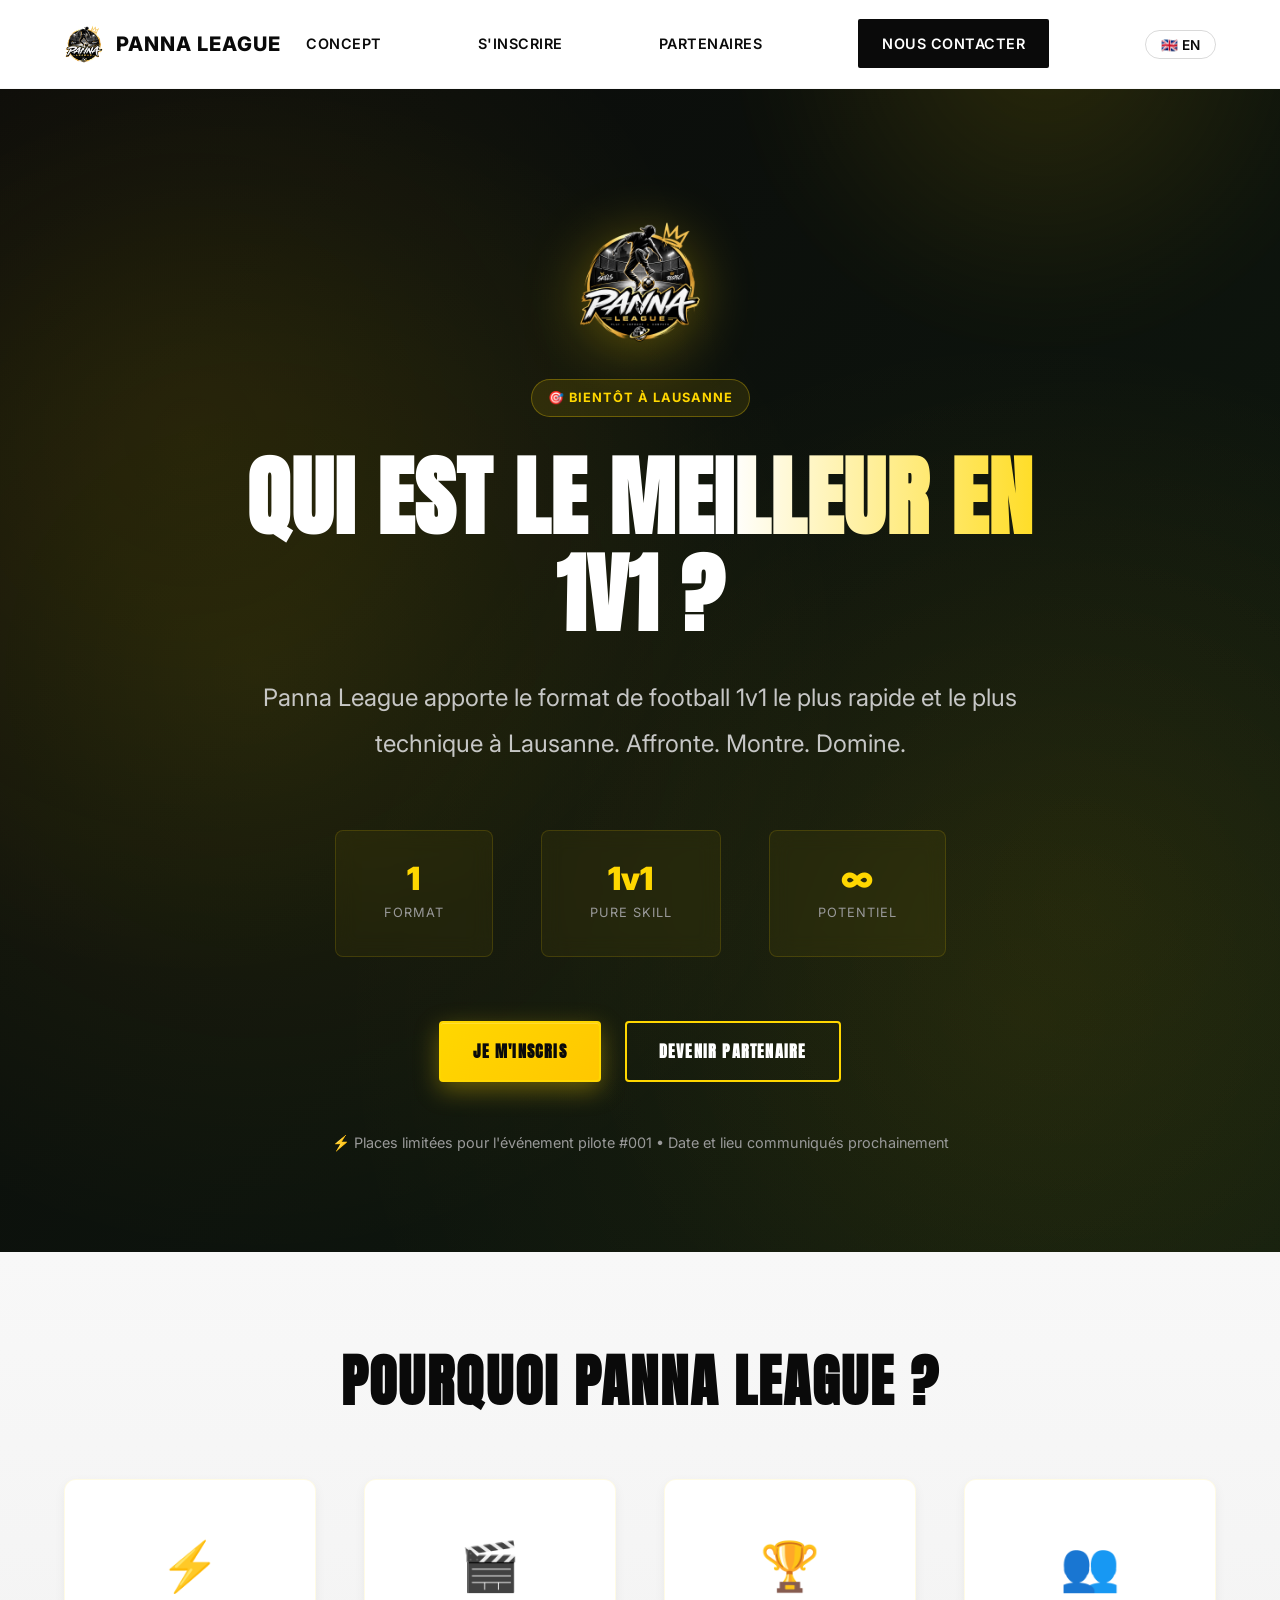
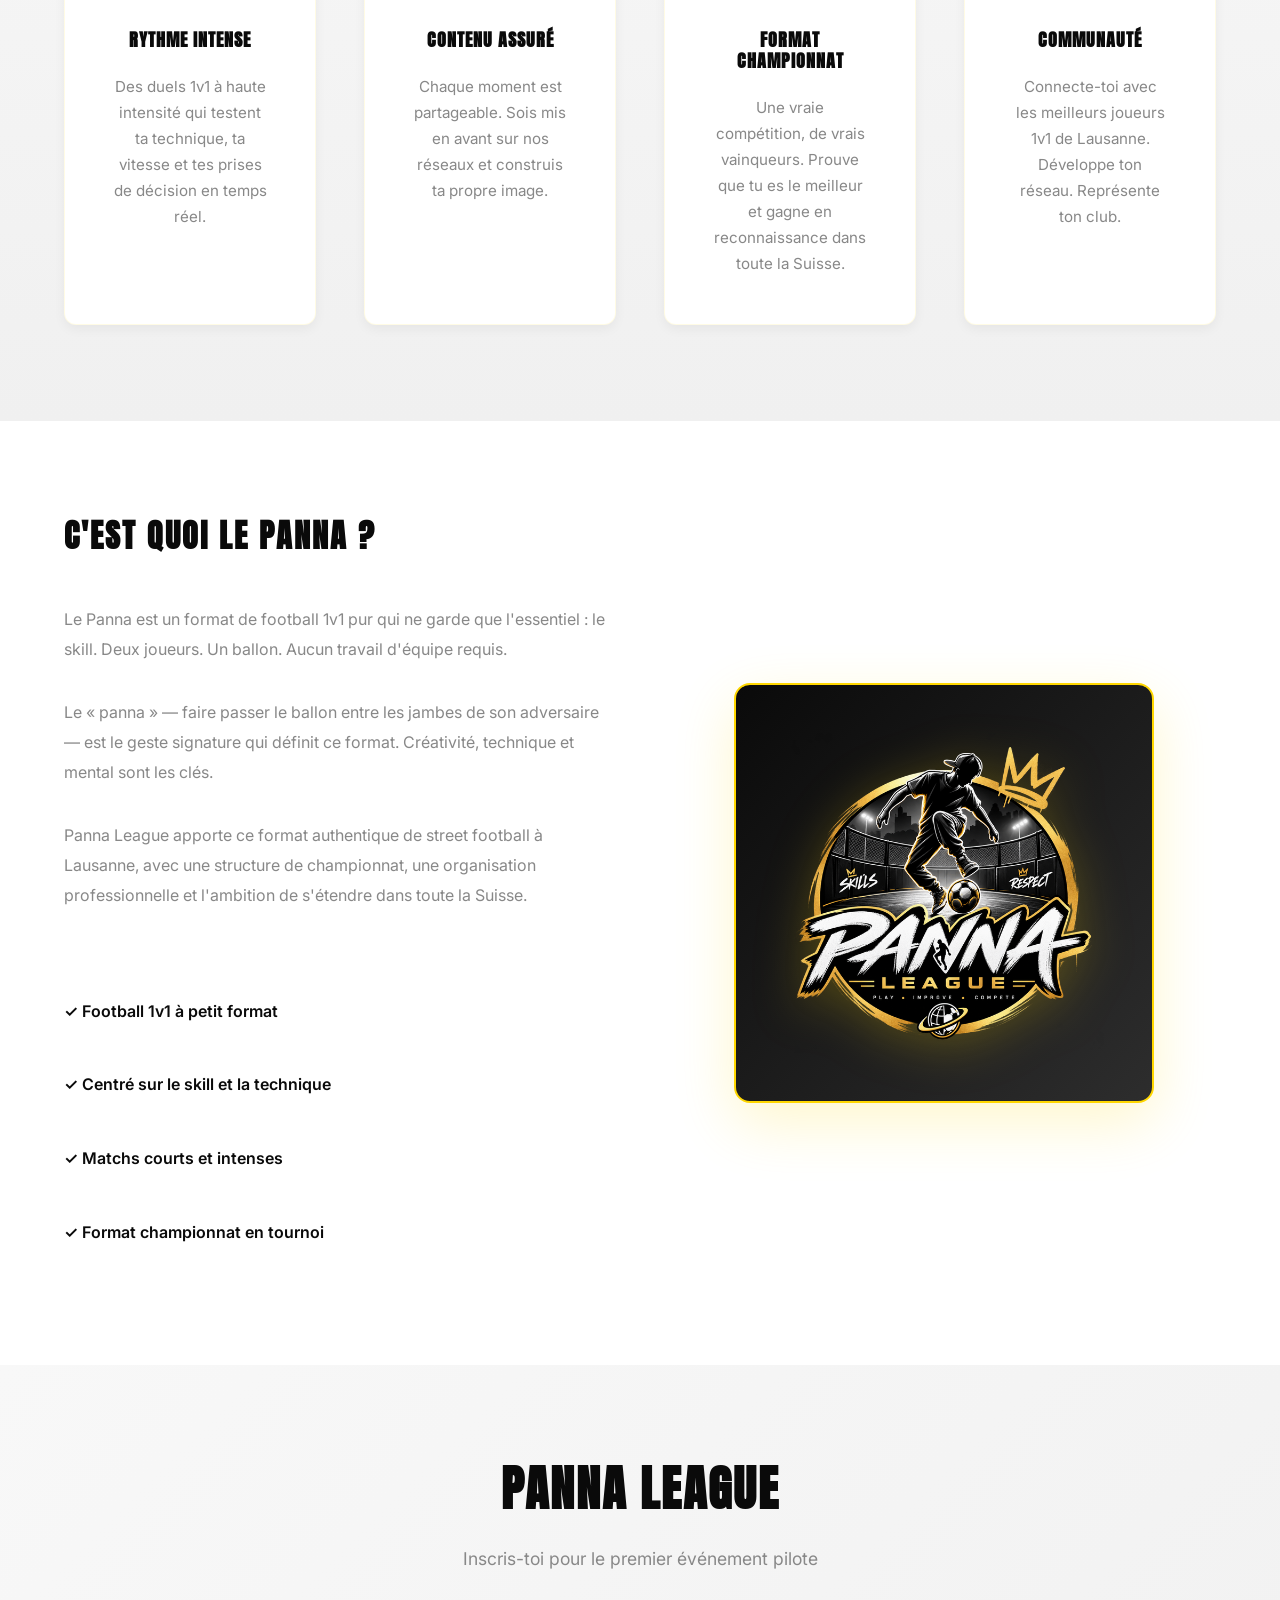
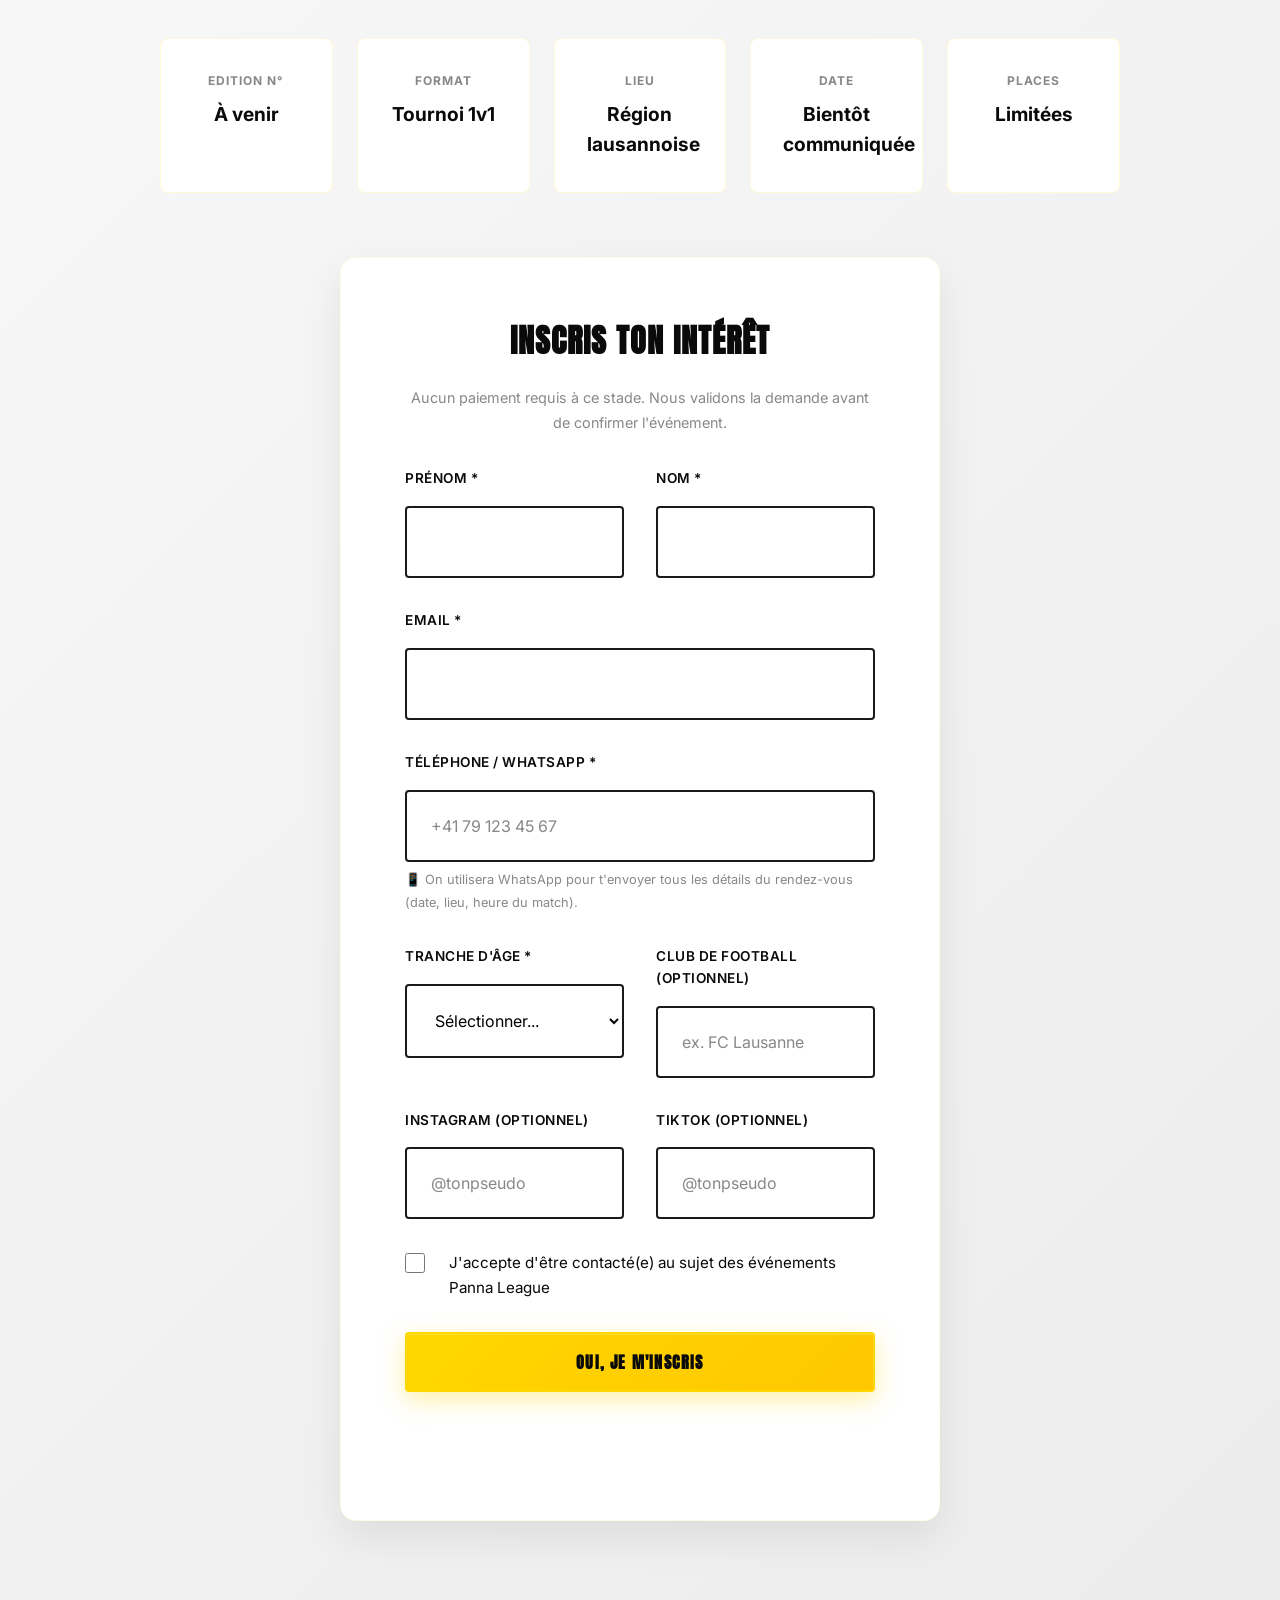
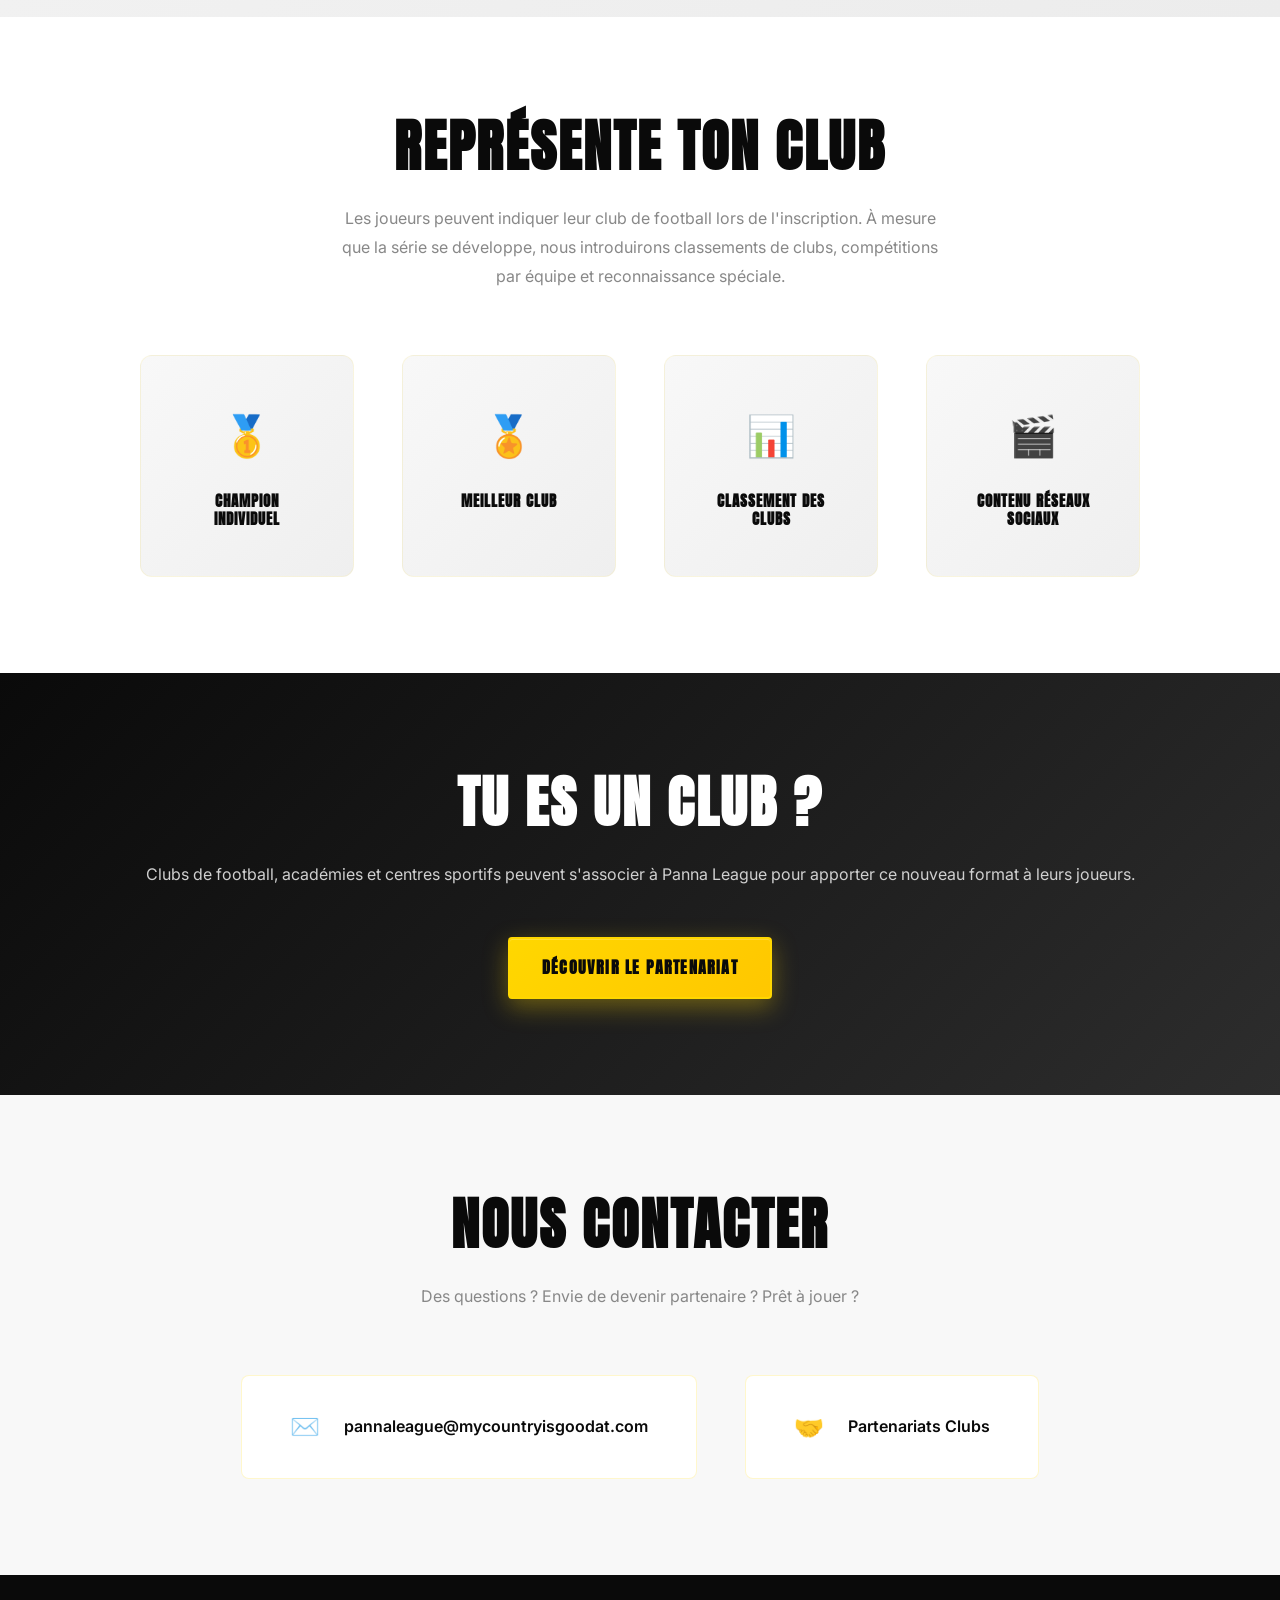
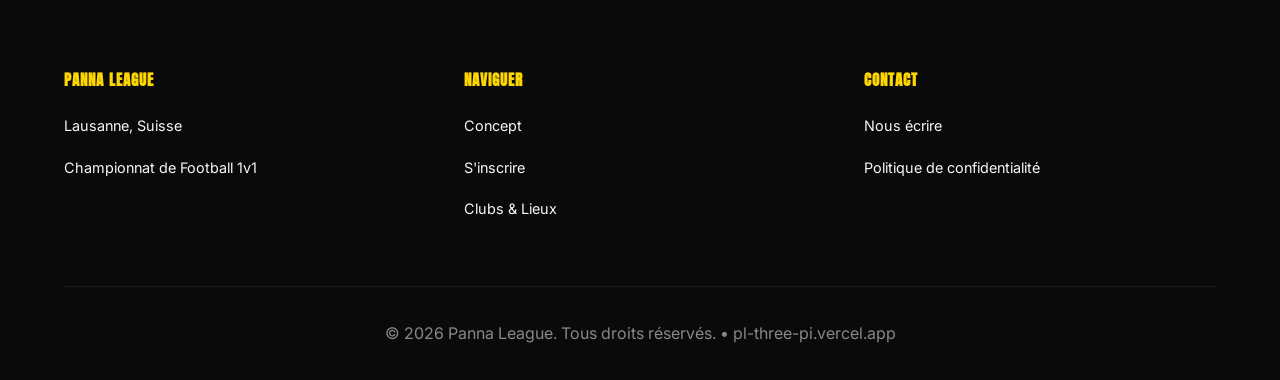
<file: index.html>
<!DOCTYPE html>
<html lang="fr">
<head>
    <!-- Google tag (gtag.js) -->
    <script async src="https://www.googletagmanager.com/gtag/js?id=G-HXHZ5R6NZJ"></script>
    <script>
        window.dataLayer = window.dataLayer || [];
        function gtag(){dataLayer.push(arguments);}
        gtag('js', new Date());
        gtag('config', 'G-HXHZ5R6NZJ');
    </script>
    <meta charset="UTF-8">
    <meta name="viewport" content="width=device-width, initial-scale=1.0">
    <meta name="description" content="Panna League - Championnat de football 1v1 à Lausanne. Affrontez-vous, montrez vos skills et représentez votre club.">
    <meta property="og:title" content="Panna League | Le défi de football 1v1">
    <meta property="og:description" content="Panna League apporte le football 1v1 compétitif à Lausanne. Inscrivez-vous au premier événement pilote #001.">
    <meta property="og:image" content="https://pl-three-pi.vercel.app/assets/og-image.jpg">
    <meta property="og:type" content="website">
    <meta property="og:locale" content="fr_CH">
    <meta property="og:url" content="https://pl-three-pi.vercel.app/">
    <meta name="theme-color" content="#FFD700">
    <title>Panna League | Championnat de Football 1v1</title>
    <link rel="alternate" hreflang="fr" href="https://pl-three-pi.vercel.app/">
    <link rel="alternate" hreflang="en" href="https://pl-three-pi.vercel.app/en/">
    <link rel="alternate" hreflang="x-default" href="https://pl-three-pi.vercel.app/">
    <link rel="canonical" href="https://pl-three-pi.vercel.app/">
    <link rel="icon" type="image/x-icon" href="/favicon.ico">
    <link rel="icon" type="image/png" sizes="160x160" href="/assets/logo-nav.png">
    <link rel="apple-touch-icon" href="/assets/apple-touch-icon.png">
    <link rel="preconnect" href="https://fonts.googleapis.com">
    <link rel="preconnect" href="https://fonts.gstatic.com" crossorigin>
    <link href="https://fonts.googleapis.com/css2?family=Anton&family=Inter:wght@400;500;600;700;800;900&display=swap" rel="stylesheet">
    <link rel="stylesheet" href="/styles.css">
</head>
<body>
    <!-- Navigation -->
    <nav class="navbar">
        <div class="nav-container">
            <div class="nav-logo">
                <a href="/">
                    <img src="/logo.png" alt="Panna League" width="40" height="40" class="logo-img">
                    <span class="logo-text">PANNA LEAGUE</span>
                </a>
            </div>
            <button class="hamburger" id="hamburger" aria-label="Toggle navigation menu" aria-expanded="false" aria-controls="navMenu">
                <span></span>
                <span></span>
                <span></span>
            </button>
            <ul class="nav-menu" id="navMenu" role="menu">
                <li><a href="#about" class="nav-link">CONCEPT</a></li>
                <li><a href="#register" class="nav-link">S'INSCRIRE</a></li>
                <li><a href="/club.html" class="nav-link">PARTENAIRES</a></li>
                <li><a href="#contact" class="nav-link nav-primary">NOUS CONTACTER</a></li>
                <li class="lang-switch"><a href="/en/" class="nav-link lang-link">🇬🇧 EN</a></li>
            </ul>
        </div>
    </nav>

    <!-- Hero Section - Premium Sales Funnel -->
    <section class="hero hero-premium">
        <div class="hero-content">
            <img src="/logo.png" alt="Panna League" class="hero-logo">
            <div class="hero-badge">🎯 BIENTÔT À LAUSANNE</div>
            <h1 class="hero-title">QUI EST LE MEILLEUR EN 1V1 ?</h1>
            <p class="hero-subtitle">Panna League apporte le format de football 1v1 le plus rapide et le plus technique à Lausanne. Affronte. Montre. Domine.</p>
            <div class="hero-stats">
                <div class="stat">
                    <div class="stat-number">1</div>
                    <div class="stat-label">Format</div>
                </div>
                <div class="stat">
                    <div class="stat-number">1v1</div>
                    <div class="stat-label">Pure Skill</div>
                </div>
                <div class="stat">
                    <div class="stat-number">∞</div>
                    <div class="stat-label">Potentiel</div>
                </div>
            </div>
            <div class="hero-cta">
                <a href="#register" class="btn btn-primary btn-lg">JE M'INSCRIS</a>
                <a href="/club.html" class="btn btn-outline btn-lg">DEVENIR PARTENAIRE</a>
            </div>
            <p class="hero-note">⚡ Places limitées pour l'événement pilote #001 • Date et lieu communiqués prochainement</p>
        </div>
        <div class="hero-accent"></div>
        <div class="hero-accent-2"></div>
    </section>

    <!-- Trust Section -->
    <section class="trust-section">
        <div class="container">
            <h2>Pourquoi Panna League ?</h2>
            <div class="trust-grid">
                <div class="trust-item">
                    <div class="trust-icon">⚡</div>
                    <h4>Rythme Intense</h4>
                    <p>Des duels 1v1 à haute intensité qui testent ta technique, ta vitesse et tes prises de décision en temps réel.</p>
                </div>
                <div class="trust-item">
                    <div class="trust-icon">🎬</div>
                    <h4>Contenu Assuré</h4>
                    <p>Chaque moment est partageable. Sois mis en avant sur nos réseaux et construis ta propre image.</p>
                </div>
                <div class="trust-item">
                    <div class="trust-icon">🏆</div>
                    <h4>Format Championnat</h4>
                    <p>Une vraie compétition, de vrais vainqueurs. Prouve que tu es le meilleur et gagne en reconnaissance dans toute la Suisse.</p>
                </div>
                <div class="trust-item">
                    <div class="trust-icon">👥</div>
                    <h4>Communauté</h4>
                    <p>Connecte-toi avec les meilleurs joueurs 1v1 de Lausanne. Développe ton réseau. Représente ton club.</p>
                </div>
            </div>
        </div>
    </section>

    <!-- About Section -->
    <section class="about-section" id="about">
        <div class="container">
            <div class="about-grid">
                <div class="about-text">
                    <h2>C'EST QUOI LE PANNA ?</h2>
                    <p>Le Panna est un format de football 1v1 pur qui ne garde que l'essentiel : le skill. Deux joueurs. Un ballon. Aucun travail d'équipe requis.</p>
                    <p>Le « panna » — faire passer le ballon entre les jambes de son adversaire — est le geste signature qui définit ce format. Créativité, technique et mental sont les clés.</p>
                    <p>Panna League apporte ce format authentique de street football à Lausanne, avec une structure de championnat, une organisation professionnelle et l'ambition de s'étendre dans toute la Suisse.</p>
                    <ul class="about-list">
                        <li>✓ Football 1v1 à petit format</li>
                        <li>✓ Centré sur le skill et la technique</li>
                        <li>✓ Matchs courts et intenses</li>
                        <li>✓ Format championnat en tournoi</li>
                    </ul>
                </div>
                <div class="about-visual">
                    <div class="visual-box">
                        <img src="/logo.png" alt="Panna League Badge" class="visual-logo">
                    </div>
                </div>
            </div>
        </div>
    </section>

    <!-- Registration CTA Section -->
    <section class="registration-cta" id="register">
        <div class="container">
            <div class="cta-content">
                <h2>PANNA LEAGUE</h2>
                <p class="cta-subtitle">Inscris-toi pour le premier événement pilote</p>

                <div class="event-info">
                    <div class="info-item">
                        <span class="info-label">EDITION N°</span>
                        <span class="info-value" data-event-field="edition">À venir</span>
                    </div>
                    <div class="info-item">
                        <span class="info-label">FORMAT</span>
                        <span class="info-value">Tournoi 1v1</span>
                    </div>
                    <div class="info-item">
                        <span class="info-label">LIEU</span>
                        <span class="info-value" data-event-field="location">Région lausannoise</span>
                    </div>
                    <div class="info-item">
                        <span class="info-label">DATE</span>
                        <span class="info-value" data-event-field="date">Bientôt communiquée</span>
                    </div>
                    <div class="info-item">
                        <span class="info-label">PLACES</span>
                        <span class="info-value" data-event-field="players">Limitées</span>
                    </div>
                </div>

                <div class="upcoming-events" id="upcoming-events" style="display:none;">
                    <p class="upcoming-events-title">Prochaines villes</p>
                    <div class="upcoming-events-list" id="upcoming-events-list"></div>
                </div>

                <div class="form-wrapper">
                    <h3>Inscris ton intérêt</h3>
                    <p class="form-note">Aucun paiement requis à ce stade. Nous validons la demande avant de confirmer l'événement.</p>
                    
                    <form class="player-form" id="playerForm" action="https://formspree.io/f/xgawrovp" method="POST">
                        <input type="text" name="_gotcha" style="display:none" tabindex="-1" autocomplete="off">
                        <div class="form-row">
                            <div class="form-group">
                                <label for="first-name">Prénom *</label>
                                <input type="text" id="first-name" name="first_name" required>
                            </div>
                            <div class="form-group">
                                <label for="last-name">Nom *</label>
                                <input type="text" id="last-name" name="last_name" required>
                            </div>
                        </div>

                        <div class="form-group">
                            <label for="email">Email *</label>
                            <input type="email" id="email" name="email" required>
                        </div>

                        <div class="form-group">
                            <label for="phone">Téléphone / WhatsApp *</label>
                            <input type="tel" id="phone" name="phone" placeholder="+41 79 123 45 67" required>
                            <p class="field-hint">📱 On utilisera WhatsApp pour t'envoyer tous les détails du rendez-vous (date, lieu, heure du match).</p>
                        </div>

                        <div class="form-row">
                            <div class="form-group">
                                <label for="age-group">Tranche d'âge *</label>
                                <select id="age-group" name="age_group" required>
                                    <option value="">Sélectionner...</option>
                                    <option value="Under 16">Moins de 16 ans</option>
                                    <option value="16-17">16–17 ans</option>
                                    <option value="18-24">18–24 ans</option>
                                    <option value="25-34">25–34 ans</option>
                                    <option value="35+">35 ans et +</option>
                                </select>
                            </div>
                            <div class="form-group">
                                <label for="club">Club de football (optionnel)</label>
                                <input type="text" id="club" name="club" placeholder="ex. FC Lausanne">
                            </div>
                        </div>

                        <div class="form-row">
                            <div class="form-group">
                                <label for="instagram">Instagram (optionnel)</label>
                                <input type="text" id="instagram" name="instagram" placeholder="@tonpseudo">
                            </div>
                            <div class="form-group">
                                <label for="tiktok">TikTok (optionnel)</label>
                                <input type="text" id="tiktok" name="tiktok" placeholder="@tonpseudo">
                            </div>
                        </div>

                        <div class="form-group form-checkbox">
                            <input type="checkbox" id="contact-agree" name="contact_agree" required>
                            <label for="contact-agree">J'accepte d'être contacté(e) au sujet des événements Panna League</label>
                        </div>

                        <button type="submit" class="btn btn-primary btn-lg btn-block">OUI, JE M'INSCRIS</button>
                    </form>

                    <div id="registrationSuccess" class="success-message" style="display: none;">
                        <div class="success-icon">✓</div>
                        <h3>C'EST NOTÉ !</h3>
                        <p>Merci pour ton inscription. On te contacte dès que les détails de Panna League #001 sont confirmés.</p>
                        <a href="/" class="btn btn-secondary">RETOUR À L'ACCUEIL</a>
                    </div>
                </div>
            </div>
        </div>
    </section>

    <!-- Social Proof Section -->
    <section class="social-proof">
        <div class="container">
            <h2>REPRÉSENTE TON CLUB</h2>
            <p>Les joueurs peuvent indiquer leur club de football lors de l'inscription. À mesure que la série se développe, nous introduirons classements de clubs, compétitions par équipe et reconnaissance spéciale.</p>
            <div class="proof-features">
                <div class="proof-item">
                    <div class="proof-icon">🥇</div>
                    <h4>Champion Individuel</h4>
                </div>
                <div class="proof-item">
                    <div class="proof-icon">🏅</div>
                    <h4>Meilleur Club</h4>
                </div>
                <div class="proof-item">
                    <div class="proof-icon">📊</div>
                    <h4>Classement des Clubs</h4>
                </div>
                <div class="proof-item">
                    <div class="proof-icon">🎬</div>
                    <h4>Contenu Réseaux Sociaux</h4>
                </div>
            </div>
        </div>
    </section>

    <!-- Partnership Section -->
    <section class="partnership-promo">
        <div class="container">
            <h2>TU ES UN CLUB ?</h2>
            <p>Clubs de football, académies et centres sportifs peuvent s'associer à Panna League pour apporter ce nouveau format à leurs joueurs.</p>
            <a href="/club.html" class="btn btn-primary btn-lg">DÉCOUVRIR LE PARTENARIAT</a>
        </div>
    </section>

    <!-- Contact Section -->
    <section class="contact-section" id="contact">
        <div class="container">
            <h2>NOUS CONTACTER</h2>
            <p>Des questions ? Envie de devenir partenaire ? Prêt à jouer ?</p>
            <div class="contact-links">
                <a href="mailto:pannaleague@mycountryisgoodat.com" class="contact-link">
                    <span class="contact-icon">✉️</span>
                    <span>pannaleague@mycountryisgoodat.com</span>
                </a>
                <a href="/club.html" class="contact-link">
                    <span class="contact-icon">🤝</span>
                    <span>Partenariats Clubs</span>
                </a>
            </div>
        </div>
    </section>

    <!-- Footer -->
    <footer class="footer">
        <div class="container">
            <div class="footer-content">
                <div class="footer-section">
                    <h4>PANNA LEAGUE</h4>
                    <p>Lausanne, Suisse</p>
                    <p>Championnat de Football 1v1</p>
                </div>
                <div class="footer-section">
                    <h4>NAVIGUER</h4>
                    <ul>
                        <li><a href="#about">Concept</a></li>
                        <li><a href="#register">S'inscrire</a></li>
                        <li><a href="/club.html">Clubs & Lieux</a></li>
                    </ul>
                </div>
                <div class="footer-section">
                    <h4>CONTACT</h4>
                    <ul>
                        <li><a href="mailto:pannaleague@mycountryisgoodat.com">Nous écrire</a></li>
                        <li><a href="/privacy.html">Politique de confidentialité</a></li>
                    </ul>
                </div>
            </div>
            <div class="footer-bottom">
                <p>&copy; 2026 Panna League. Tous droits réservés. • <a href="https://pl-three-pi.vercel.app">pl-three-pi.vercel.app</a></p>
            </div>
        </div>
    </footer>

    <script src="/script.js"></script>
</body>
</html>
</file>
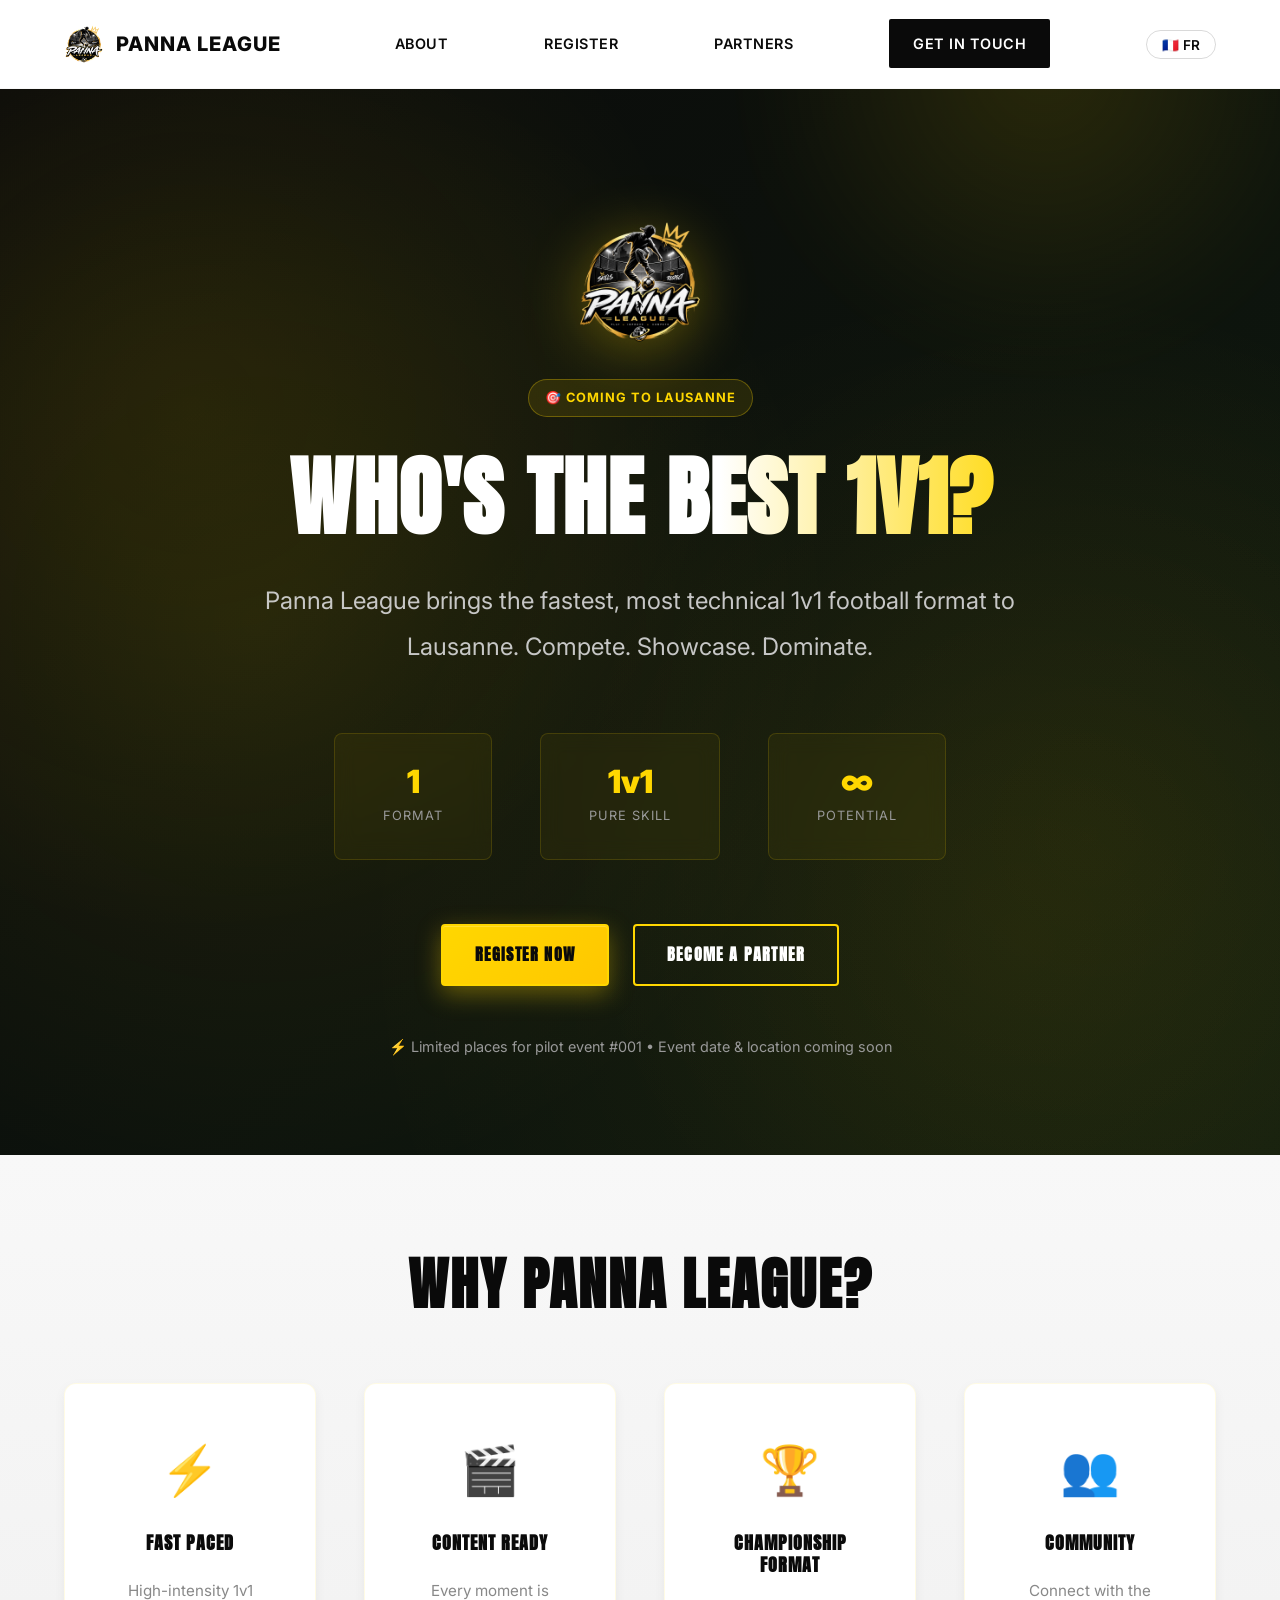
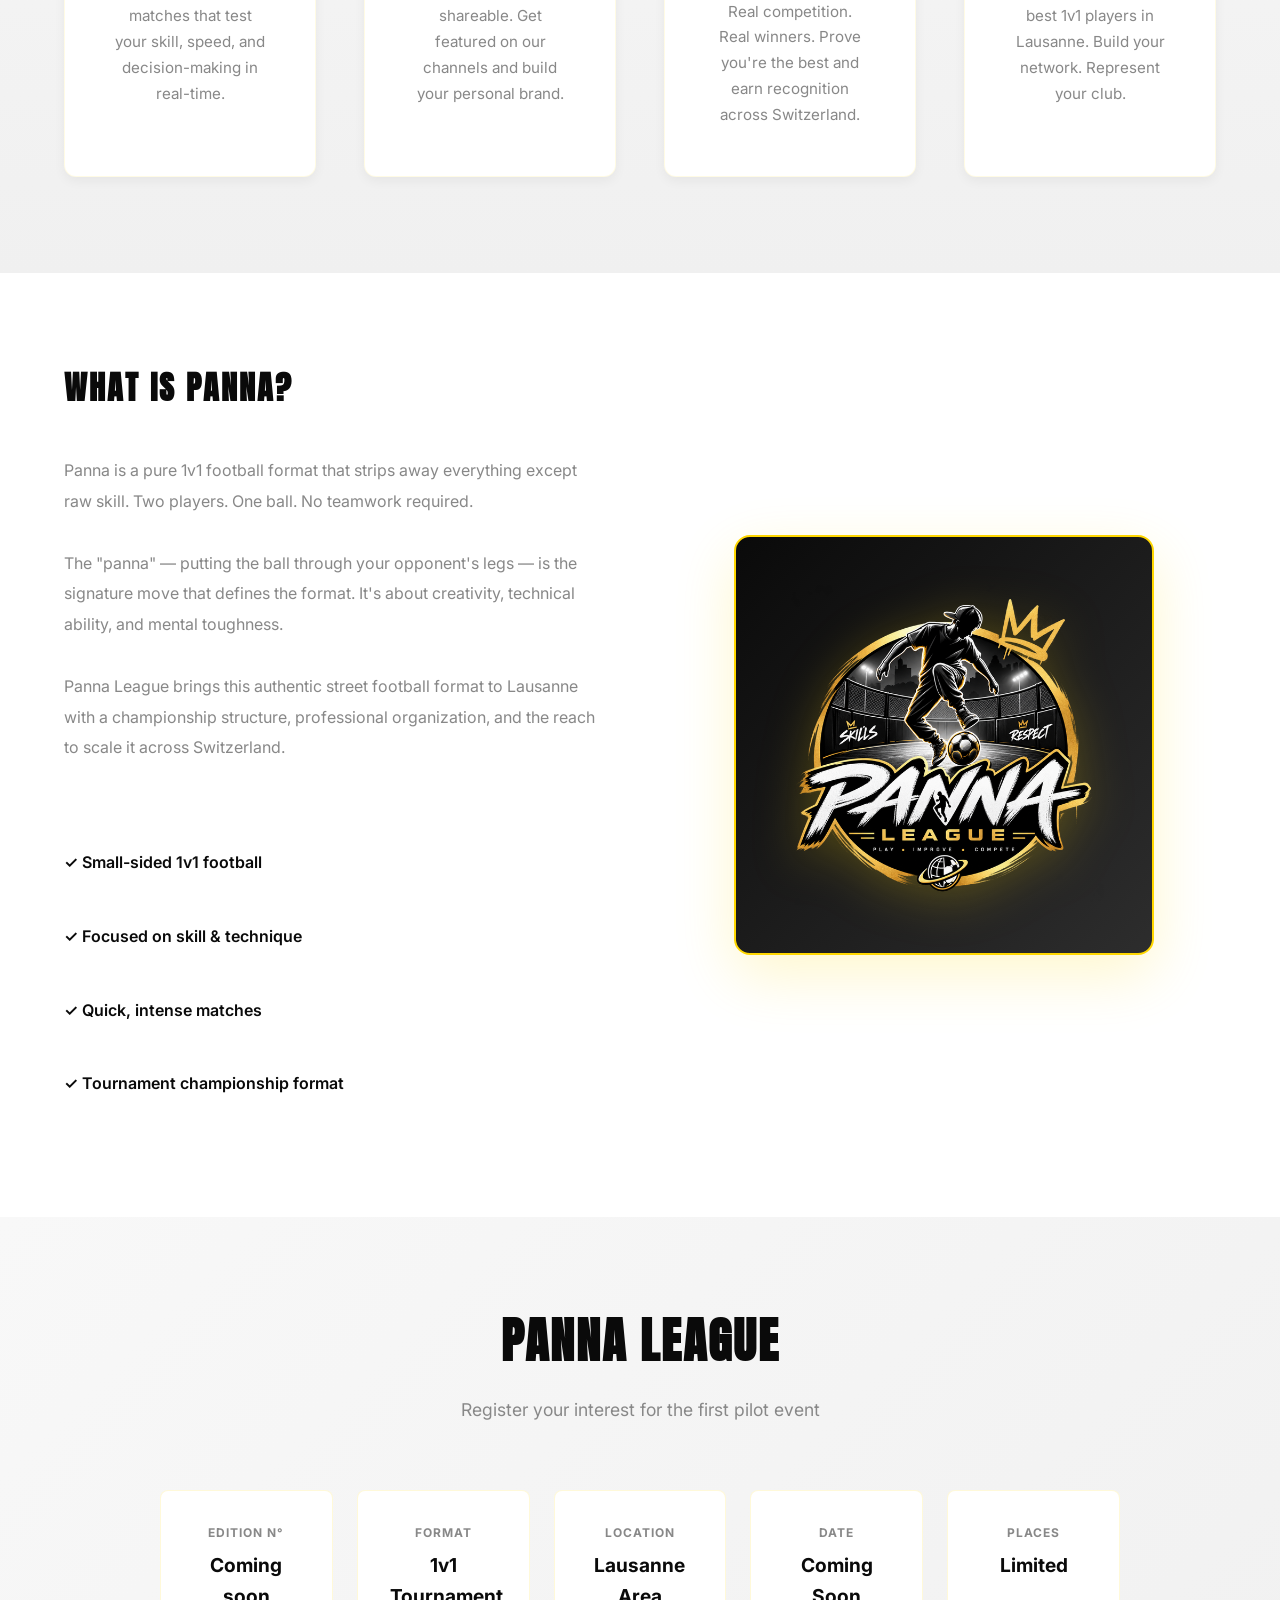
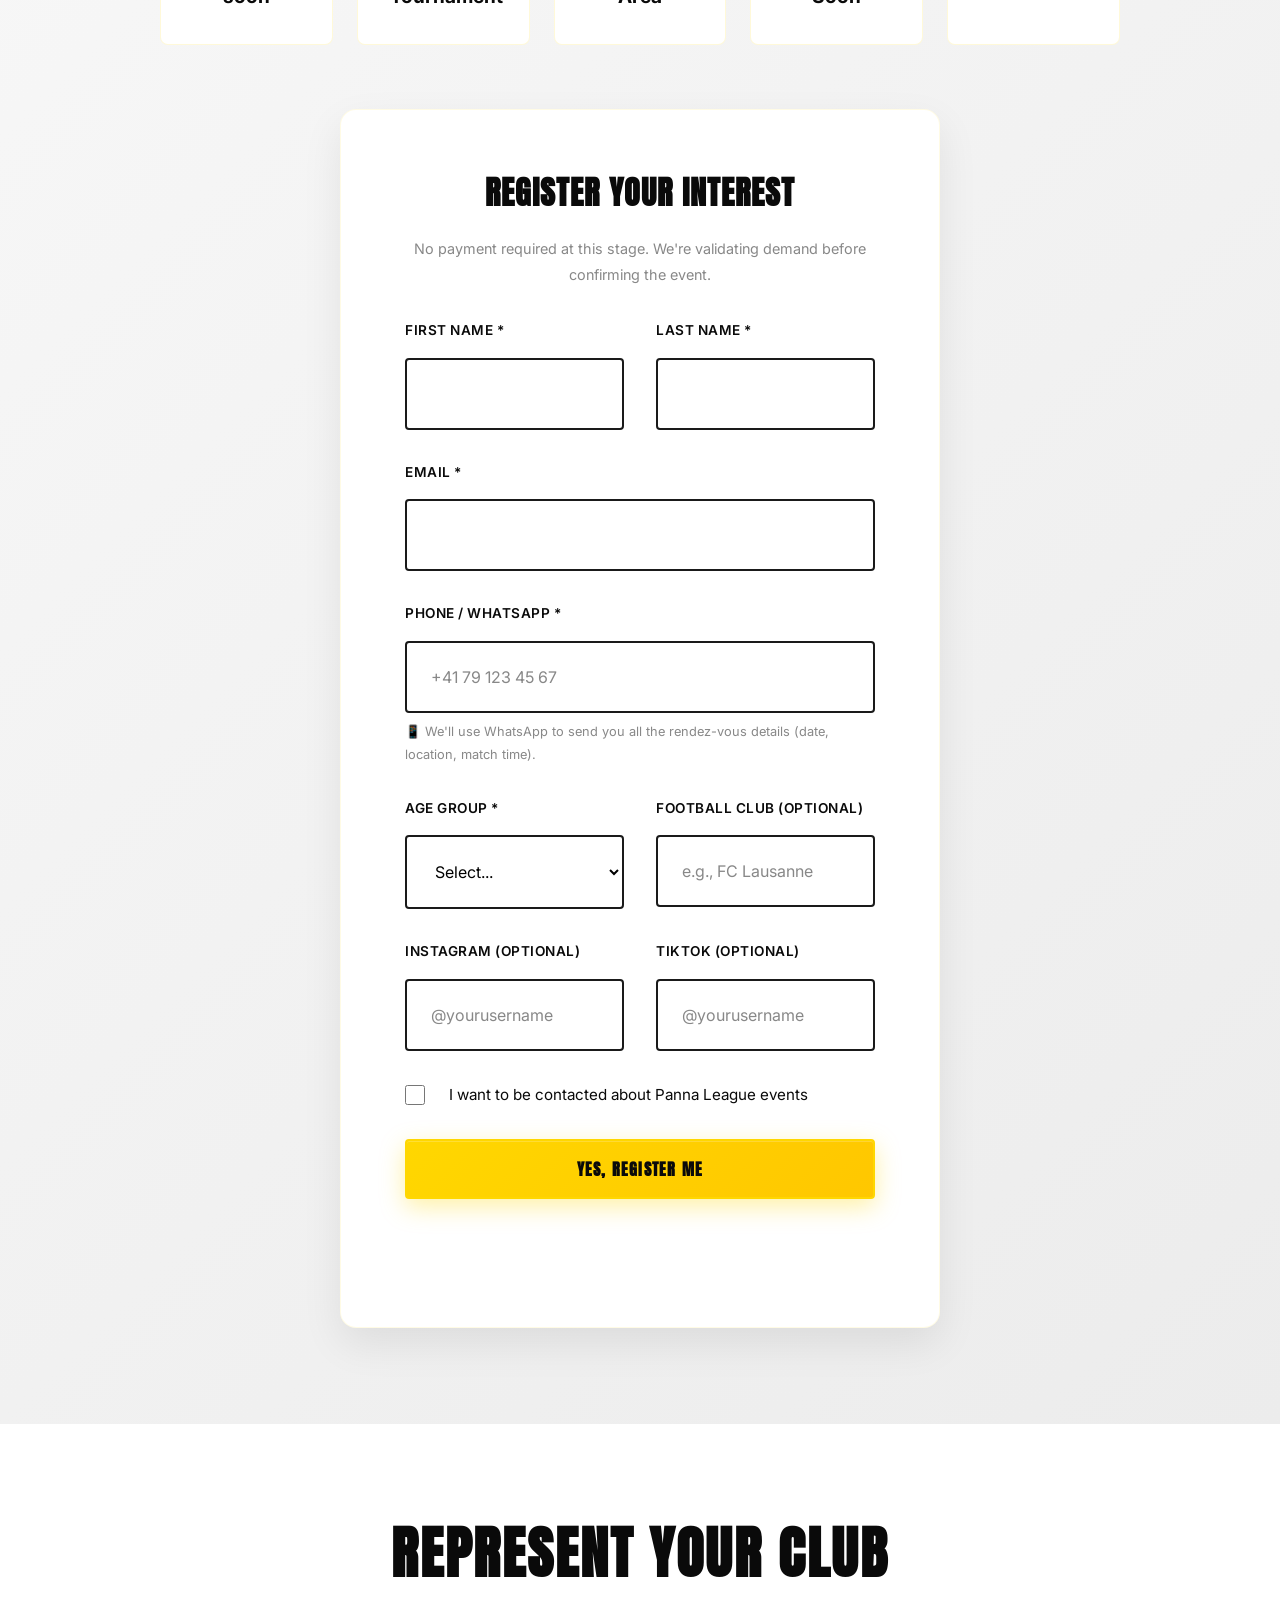
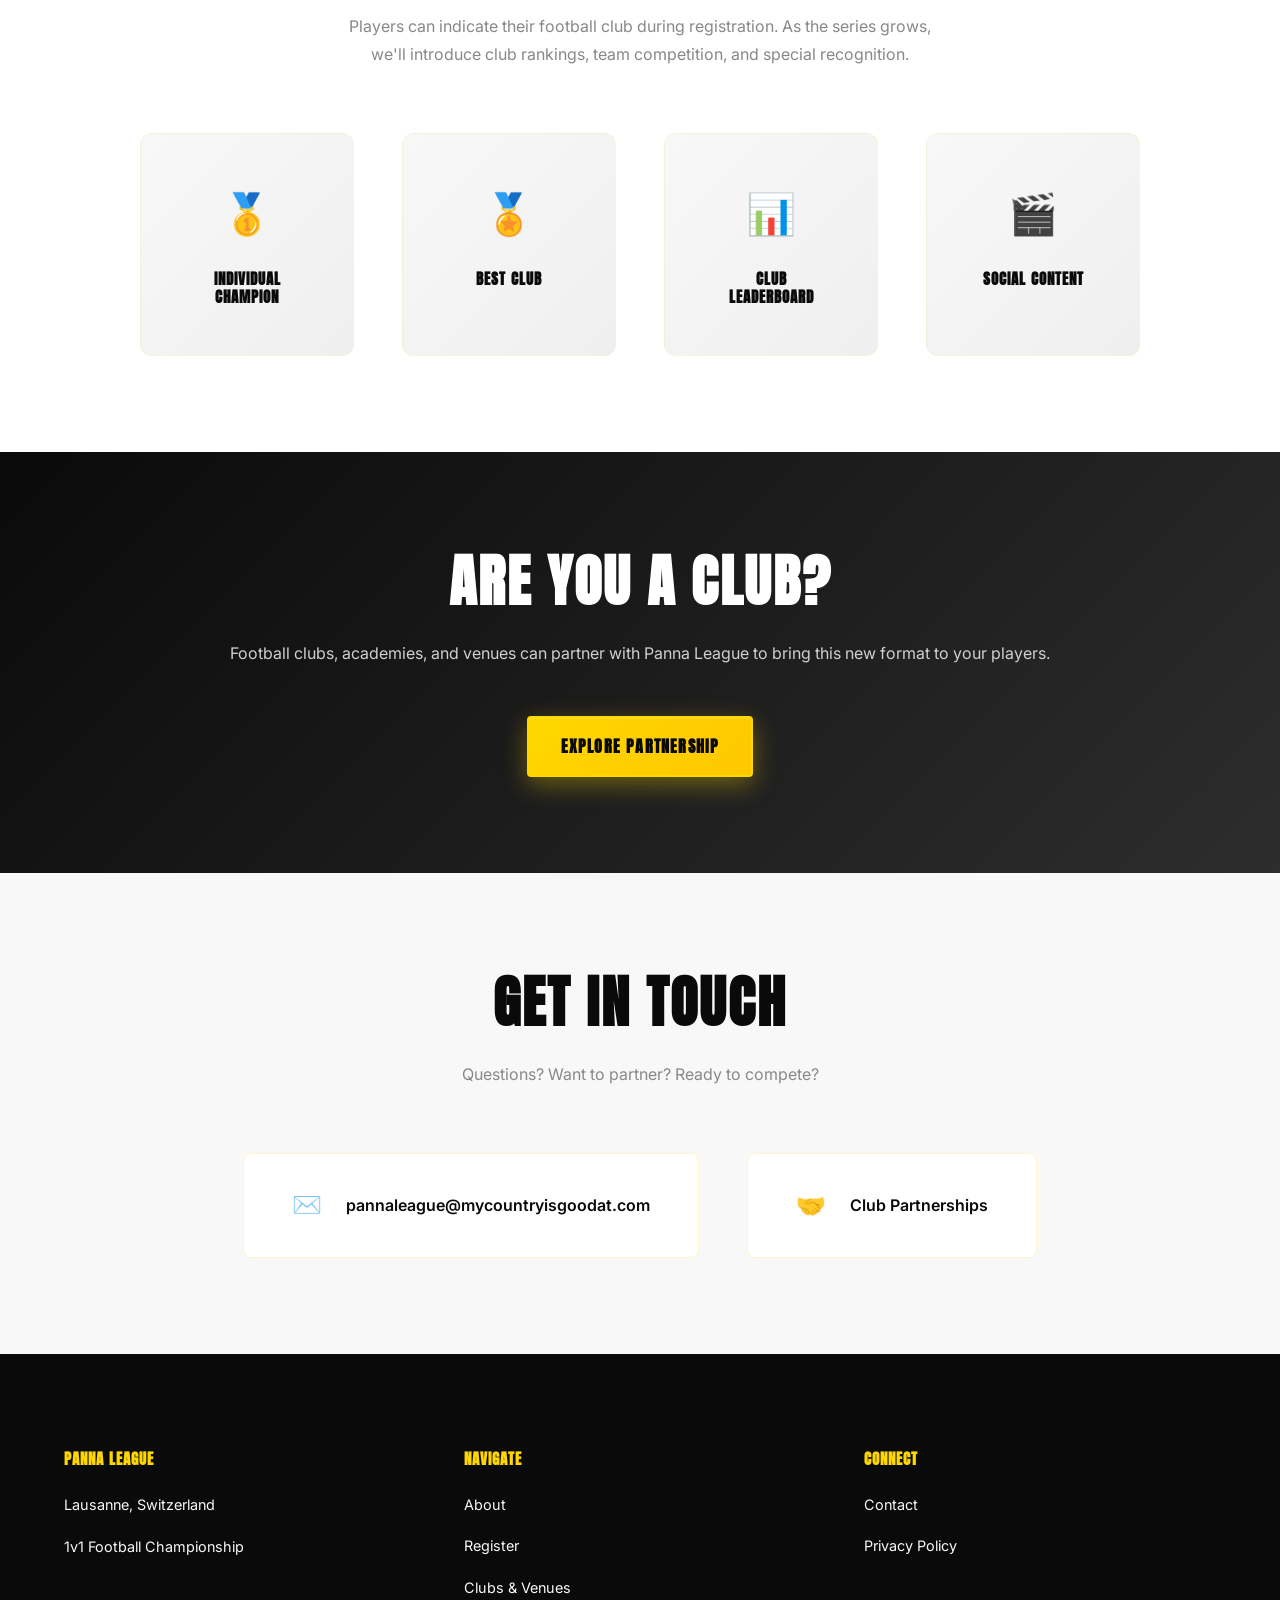
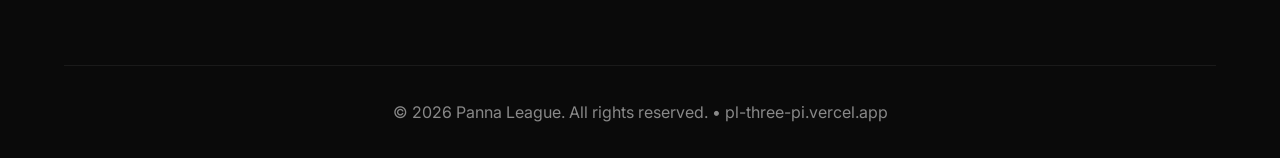
<file: en/index.html>
<!DOCTYPE html>
<html lang="en">
<head>
    <!-- Google tag (gtag.js) -->
    <script async src="https://www.googletagmanager.com/gtag/js?id=G-HXHZ5R6NZJ"></script>
    <script>
        window.dataLayer = window.dataLayer || [];
        function gtag(){dataLayer.push(arguments);}
        gtag('js', new Date());
        gtag('config', 'G-HXHZ5R6NZJ');
    </script>
    <meta charset="UTF-8">
    <meta name="viewport" content="width=device-width, initial-scale=1.0">
    <meta name="description" content="Panna League - 1v1 Football Championship in Lausanne. Compete, showcase skills, and represent your club.">
    <meta property="og:title" content="Panna League | 1v1 Football Challenge">
    <meta property="og:description" content="Panna League brings competitive 1v1 football to Lausanne. Join the first pilot event #001.">
    <meta property="og:image" content="https://pl-three-pi.vercel.app/assets/og-image.jpg">
    <meta property="og:type" content="website">
    <meta property="og:locale" content="en_US">
    <meta property="og:url" content="https://pl-three-pi.vercel.app/en/">
    <meta name="theme-color" content="#FFD700">
    <title>Panna League | 1v1 Football Championship</title>
    <link rel="alternate" hreflang="fr" href="https://pl-three-pi.vercel.app/">
    <link rel="alternate" hreflang="en" href="https://pl-three-pi.vercel.app/en/">
    <link rel="alternate" hreflang="x-default" href="https://pl-three-pi.vercel.app/">
    <link rel="canonical" href="https://pl-three-pi.vercel.app/en/">
    <link rel="icon" type="image/x-icon" href="/favicon.ico">
    <link rel="icon" type="image/png" sizes="160x160" href="/assets/logo-nav.png">
    <link rel="apple-touch-icon" href="/assets/apple-touch-icon.png">
    <link rel="preconnect" href="https://fonts.googleapis.com">
    <link rel="preconnect" href="https://fonts.gstatic.com" crossorigin>
    <link href="https://fonts.googleapis.com/css2?family=Anton&family=Inter:wght@400;500;600;700;800;900&display=swap" rel="stylesheet">
    <link rel="stylesheet" href="/styles.css">
</head>
<body>
    <!-- Navigation -->
    <nav class="navbar">
        <div class="nav-container">
            <div class="nav-logo">
                <a href="/en/">
                    <img src="/logo.png" alt="Panna League" width="40" height="40" class="logo-img">
                    <span class="logo-text">PANNA LEAGUE</span>
                </a>
            </div>
            <button class="hamburger" id="hamburger" aria-label="Toggle navigation menu" aria-expanded="false" aria-controls="navMenu">
                <span></span>
                <span></span>
                <span></span>
            </button>
            <ul class="nav-menu" id="navMenu" role="menu">
                <li><a href="#about" class="nav-link">ABOUT</a></li>
                <li><a href="#register" class="nav-link">REGISTER</a></li>
                <li><a href="/en/club.html" class="nav-link">PARTNERS</a></li>
                <li><a href="#contact" class="nav-link nav-primary">GET IN TOUCH</a></li>
            <li class="lang-switch"><a href="/" class="nav-link lang-link">🇫🇷 FR</a></li></ul>
        </div>
    </nav>

    <!-- Hero Section - Premium Sales Funnel -->
    <section class="hero hero-premium">
        <div class="hero-content">
            <img src="/logo.png" alt="Panna League" class="hero-logo">
            <div class="hero-badge">🎯 COMING TO LAUSANNE</div>
            <h1 class="hero-title">WHO'S THE BEST 1V1?</h1>
            <p class="hero-subtitle">Panna League brings the fastest, most technical 1v1 football format to Lausanne. Compete. Showcase. Dominate.</p>
            <div class="hero-stats">
                <div class="stat">
                    <div class="stat-number">1</div>
                    <div class="stat-label">Format</div>
                </div>
                <div class="stat">
                    <div class="stat-number">1v1</div>
                    <div class="stat-label">Pure Skill</div>
                </div>
                <div class="stat">
                    <div class="stat-number">∞</div>
                    <div class="stat-label">Potential</div>
                </div>
            </div>
            <div class="hero-cta">
                <a href="#register" class="btn btn-primary btn-lg">REGISTER NOW</a>
                <a href="/en/club.html" class="btn btn-outline btn-lg">BECOME A PARTNER</a>
            </div>
            <p class="hero-note">⚡ Limited places for pilot event #001 • Event date & location coming soon</p>
        </div>
        <div class="hero-accent"></div>
        <div class="hero-accent-2"></div>
    </section>

    <!-- Trust Section -->
    <section class="trust-section">
        <div class="container">
            <h2>Why Panna League?</h2>
            <div class="trust-grid">
                <div class="trust-item">
                    <div class="trust-icon">⚡</div>
                    <h4>Fast Paced</h4>
                    <p>High-intensity 1v1 matches that test your skill, speed, and decision-making in real-time.</p>
                </div>
                <div class="trust-item">
                    <div class="trust-icon">🎬</div>
                    <h4>Content Ready</h4>
                    <p>Every moment is shareable. Get featured on our channels and build your personal brand.</p>
                </div>
                <div class="trust-item">
                    <div class="trust-icon">🏆</div>
                    <h4>Championship Format</h4>
                    <p>Real competition. Real winners. Prove you're the best and earn recognition across Switzerland.</p>
                </div>
                <div class="trust-item">
                    <div class="trust-icon">👥</div>
                    <h4>Community</h4>
                    <p>Connect with the best 1v1 players in Lausanne. Build your network. Represent your club.</p>
                </div>
            </div>
        </div>
    </section>

    <!-- About Section -->
    <section class="about-section" id="about">
        <div class="container">
            <div class="about-grid">
                <div class="about-text">
                    <h2>WHAT IS PANNA?</h2>
                    <p>Panna is a pure 1v1 football format that strips away everything except raw skill. Two players. One ball. No teamwork required.</p>
                    <p>The "panna" — putting the ball through your opponent's legs — is the signature move that defines the format. It's about creativity, technical ability, and mental toughness.</p>
                    <p>Panna League brings this authentic street football format to Lausanne with a championship structure, professional organization, and the reach to scale it across Switzerland.</p>
                    <ul class="about-list">
                        <li>✓ Small-sided 1v1 football</li>
                        <li>✓ Focused on skill & technique</li>
                        <li>✓ Quick, intense matches</li>
                        <li>✓ Tournament championship format</li>
                    </ul>
                </div>
                <div class="about-visual">
                    <div class="visual-box">
                        <img src="/logo.png" alt="Panna League Badge" class="visual-logo">
                    </div>
                </div>
            </div>
        </div>
    </section>

    <!-- Registration CTA Section -->
    <section class="registration-cta" id="register">
        <div class="container">
            <div class="cta-content">
                <h2>PANNA LEAGUE</h2>
                <p class="cta-subtitle">Register your interest for the first pilot event</p>

                <div class="event-info">
                    <div class="info-item">
                        <span class="info-label">EDITION N°</span>
                        <span class="info-value" data-event-field="edition">Coming soon</span>
                    </div>
                    <div class="info-item">
                        <span class="info-label">FORMAT</span>
                        <span class="info-value">1v1 Tournament</span>
                    </div>
                    <div class="info-item">
                        <span class="info-label">LOCATION</span>
                        <span class="info-value" data-event-field="location">Lausanne Area</span>
                    </div>
                    <div class="info-item">
                        <span class="info-label">DATE</span>
                        <span class="info-value" data-event-field="date">Coming Soon</span>
                    </div>
                    <div class="info-item">
                        <span class="info-label">PLACES</span>
                        <span class="info-value" data-event-field="players">Limited</span>
                    </div>
                </div>

                <div class="upcoming-events" id="upcoming-events" style="display:none;">
                    <p class="upcoming-events-title">More cities</p>
                    <div class="upcoming-events-list" id="upcoming-events-list"></div>
                </div>

                <div class="form-wrapper">
                    <h3>Register Your Interest</h3>
                    <p class="form-note">No payment required at this stage. We're validating demand before confirming the event.</p>
                    
                    <form class="player-form" id="playerForm" action="https://formspree.io/f/xgawrovp" method="POST">
                        <input type="text" name="_gotcha" style="display:none" tabindex="-1" autocomplete="off">
                        <div class="form-row">
                            <div class="form-group">
                                <label for="first-name">First Name *</label>
                                <input type="text" id="first-name" name="first_name" required>
                            </div>
                            <div class="form-group">
                                <label for="last-name">Last Name *</label>
                                <input type="text" id="last-name" name="last_name" required>
                            </div>
                        </div>

                        <div class="form-group">
                            <label for="email">Email *</label>
                            <input type="email" id="email" name="email" required>
                        </div>

                        <div class="form-group">
                            <label for="phone">Phone / WhatsApp *</label>
                            <input type="tel" id="phone" name="phone" placeholder="+41 79 123 45 67" required>
                            <p class="field-hint">📱 We'll use WhatsApp to send you all the rendez-vous details (date, location, match time).</p>
                        </div>

                        <div class="form-row">
                            <div class="form-group">
                                <label for="age-group">Age Group *</label>
                                <select id="age-group" name="age_group" required>
                                    <option value="">Select...</option>
                                    <option value="Under 16">Under 16</option>
                                    <option value="16-17">16–17</option>
                                    <option value="18-24">18–24</option>
                                    <option value="25-34">25–34</option>
                                    <option value="35+">35+</option>
                                </select>
                            </div>
                            <div class="form-group">
                                <label for="club">Football Club (optional)</label>
                                <input type="text" id="club" name="club" placeholder="e.g., FC Lausanne">
                            </div>
                        </div>

                        <div class="form-row">
                            <div class="form-group">
                                <label for="instagram">Instagram (optional)</label>
                                <input type="text" id="instagram" name="instagram" placeholder="@yourusername">
                            </div>
                            <div class="form-group">
                                <label for="tiktok">TikTok (optional)</label>
                                <input type="text" id="tiktok" name="tiktok" placeholder="@yourusername">
                            </div>
                        </div>

                        <div class="form-group form-checkbox">
                            <input type="checkbox" id="contact-agree" name="contact_agree" required>
                            <label for="contact-agree">I want to be contacted about Panna League events</label>
                        </div>

                        <button type="submit" class="btn btn-primary btn-lg btn-block">YES, REGISTER ME</button>
                    </form>

                    <div id="registrationSuccess" class="success-message" style="display: none;">
                        <div class="success-icon">✓</div>
                        <h3>YOU'RE IN!</h3>
                        <p>Thanks for registering. We'll contact you when Panna League #001 details are confirmed.</p>
                        <a href="/en/" class="btn btn-secondary">BACK TO HOME</a>
                    </div>
                </div>
            </div>
        </div>
    </section>

    <!-- Social Proof Section -->
    <section class="social-proof">
        <div class="container">
            <h2>REPRESENT YOUR CLUB</h2>
            <p>Players can indicate their football club during registration. As the series grows, we'll introduce club rankings, team competition, and special recognition.</p>
            <div class="proof-features">
                <div class="proof-item">
                    <div class="proof-icon">🥇</div>
                    <h4>Individual Champion</h4>
                </div>
                <div class="proof-item">
                    <div class="proof-icon">🏅</div>
                    <h4>Best Club</h4>
                </div>
                <div class="proof-item">
                    <div class="proof-icon">📊</div>
                    <h4>Club Leaderboard</h4>
                </div>
                <div class="proof-item">
                    <div class="proof-icon">🎬</div>
                    <h4>Social Content</h4>
                </div>
            </div>
        </div>
    </section>

    <!-- Partnership Section -->
    <section class="partnership-promo">
        <div class="container">
            <h2>ARE YOU A CLUB?</h2>
            <p>Football clubs, academies, and venues can partner with Panna League to bring this new format to your players.</p>
            <a href="/en/club.html" class="btn btn-primary btn-lg">EXPLORE PARTNERSHIP</a>
        </div>
    </section>

    <!-- Contact Section -->
    <section class="contact-section" id="contact">
        <div class="container">
            <h2>GET IN TOUCH</h2>
            <p>Questions? Want to partner? Ready to compete?</p>
            <div class="contact-links">
                <a href="mailto:pannaleague@mycountryisgoodat.com" class="contact-link">
                    <span class="contact-icon">✉️</span>
                    <span>pannaleague@mycountryisgoodat.com</span>
                </a>
                <a href="/en/club.html" class="contact-link">
                    <span class="contact-icon">🤝</span>
                    <span>Club Partnerships</span>
                </a>
            </div>
        </div>
    </section>

    <!-- Footer -->
    <footer class="footer">
        <div class="container">
            <div class="footer-content">
                <div class="footer-section">
                    <h4>PANNA LEAGUE</h4>
                    <p>Lausanne, Switzerland</p>
                    <p>1v1 Football Championship</p>
                </div>
                <div class="footer-section">
                    <h4>NAVIGATE</h4>
                    <ul>
                        <li><a href="#about">About</a></li>
                        <li><a href="#register">Register</a></li>
                        <li><a href="/en/club.html">Clubs & Venues</a></li>
                    </ul>
                </div>
                <div class="footer-section">
                    <h4>CONNECT</h4>
                    <ul>
                        <li><a href="mailto:pannaleague@mycountryisgoodat.com">Contact</a></li>
                        <li><a href="/en/privacy.html">Privacy Policy</a></li>
                    </ul>
                </div>
            </div>
            <div class="footer-bottom">
                <p>&copy; 2026 Panna League. All rights reserved. • <a href="https://pl-three-pi.vercel.app">pl-three-pi.vercel.app</a></p>
            </div>
        </div>
    </footer>

    <script src="/script.js"></script>
</body>
</html>
</file>
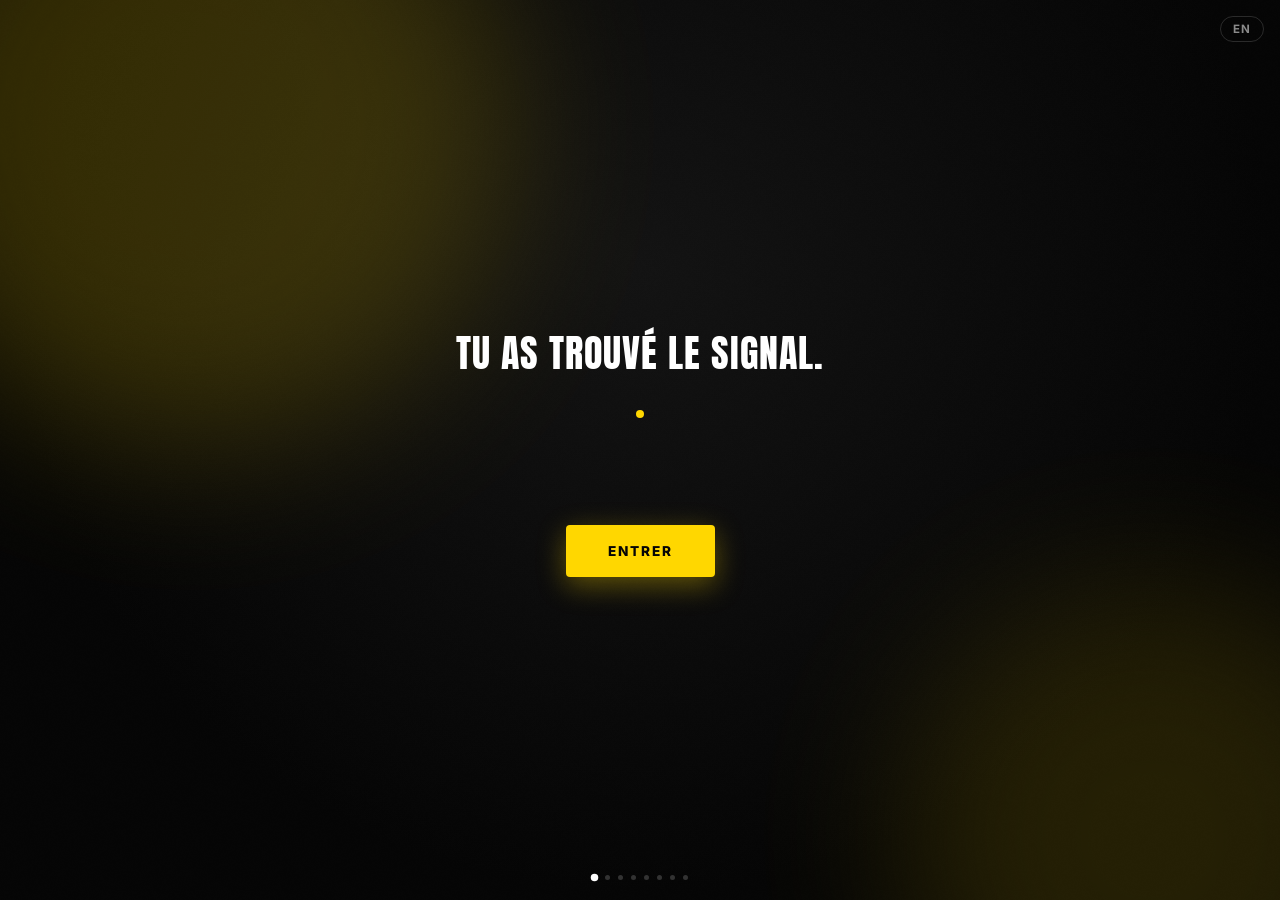
<file: signal/index.html>
<!DOCTYPE html>
<html lang="fr">
<head>
    <meta charset="UTF-8">
    <meta name="viewport" content="width=device-width, initial-scale=1.0, viewport-fit=cover, user-scalable=no">
    <meta name="robots" content="noindex, nofollow">
    <meta name="theme-color" content="#0a0a0a">
    <title>LE SIGNAL</title>
    <link rel="icon" type="image/x-icon" href="/favicon.ico">
    <link rel="preconnect" href="https://fonts.googleapis.com">
    <link rel="preconnect" href="https://fonts.gstatic.com" crossorigin>
    <link href="https://fonts.googleapis.com/css2?family=Anton&family=Inter:wght@400;500;600;700;800;900&display=swap" rel="stylesheet">
    <link rel="stylesheet" href="/signal/signal.css">
    <!--
        THE SIGNAL — Panna League guerrilla campaign microsite (French, default).
        English mirror lives at /en/signal/ — shares this same signal.css / signal.js / signal-config.js.
        This page is intentionally NOT linked from the main site.
        It is only meant to be discovered via a QR code (see /signal/qr-generator.html).
        Config (accent color, social links, form endpoints, video path, share text)
        lives in ONE place: /signal/signal-config.js — edit that file only.
    -->

    <!--
        GOOGLE ANALYTICS 4 (for "which QR location got scanned the most")
        ------------------------------------------------------------------
        Uncomment below and paste your Measurement ID (looks like G-HXHZ5R6NZJ)
        from analytics.google.com. Once it's live, every screen view and
        button tap on this page automatically reports through it — signal.js
        already calls gtag() with a "source" parameter set from the QR
        code's ?source=lausanne01 tag, no extra code needed.

        To actually SEE "which location was scanned most" afterwards:
        1. In GA4: Admin → Custom definitions → Create custom dimension
           → Dimension name "Source" → Event parameter "source" → Save.
           (One-time setup — GA4 won't show a parameter in reports until
           it's registered as a dimension, even though it's already
           being recorded from the moment this script goes live.)
        2. Reports → Engagement → Events → click "signal_view" → add
           "Source" as a secondary dimension. That table is your answer:
           one row per installation, sorted by scan count.
    -->
    <script async src="https://www.googletagmanager.com/gtag/js?id=G-HXHZ5R6NZJ"></script>
    <script>
        window.dataLayer = window.dataLayer || [];
        function gtag(){dataLayer.push(arguments);}
        gtag('js', new Date());
        gtag('config', 'G-HXHZ5R6NZJ');
    </script>
</head>
<body>

    <!-- Ambient background layers (grain + glow), shared across all screens -->
    <div class="signal-bg" aria-hidden="true">
        <div class="signal-grain"></div>
        <div class="signal-glow signal-glow-1"></div>
        <div class="signal-glow signal-glow-2"></div>
    </div>

    <!-- Progress dots (subtle, bottom, non-intrusive) -->
    <div class="signal-progress" id="signalProgress" aria-hidden="true"></div>

    <!-- Language switch (minimal, corner, doesn't break the isolated campaign feel) -->
    <div class="signal-lang-switch">
        <a href="#" id="langSwitchLink">EN</a>
    </div>

    <main id="signalRoot">

        <!-- ============ SCREEN 0 — DISCOVERY ============ -->
        <section class="signal-screen" id="screen-discovery" data-tap-advance="cta-discovery">
            <div class="signal-inner">
                <p class="reveal-line glitch-text" data-delay="200">TU AS TROUVÉ LE SIGNAL.</p>
                <div class="signal-pulse reveal-line" data-delay="900" aria-hidden="true">
                    <span class="pulse-dot"></span>
                </div>
                <p class="reveal-line signal-location" data-delay="1700">LAUSANNE</p>
                <div class="signal-cta-group reveal-cta">
                    <button class="signal-btn signal-btn-primary" id="cta-discovery" type="button">ENTRER</button>
                </div>
            </div>
        </section>

        <!-- ============ SCREEN 1 — REVELATION ============ -->
        <section class="signal-screen" id="screen-revelation" data-tap-advance="cta-revelation">
            <div class="signal-inner">
                <p class="reveal-line signal-brand" data-delay="150">PANNA LEAGUE</p>
                <p class="reveal-line signal-headline" data-delay="700">32 JOUEURS.<br>1 VAINQUEUR.</p>
                <p class="reveal-line signal-emphasis" data-delay="1500">PAS ENCORE DE CHAMPION.</p>
                <p class="reveal-line signal-body" data-delay="2300">ON CHERCHE LE TOUT PREMIER.</p>
                <div class="signal-cta-group reveal-cta">
                    <button class="signal-btn signal-btn-primary" id="cta-revelation" type="button">CONTINUER</button>
                </div>
            </div>
        </section>

        <!-- ============ SCREEN 2 — THE CHALLENGE ============ -->
        <section class="signal-screen" id="screen-challenge">
            <div class="signal-inner">
                <p class="reveal-line signal-headline" data-delay="150">DEVIENS<br>LE PREMIER.</p>
                <p class="reveal-line signal-body" data-delay="900">Le tout premier champion Panna League.<br>Ton nom pourrait être le premier écrit dans l'histoire de cette compétition.</p>
                <div class="signal-cta-group reveal-cta signal-cta-stack">
                    <button class="signal-btn signal-btn-primary signal-btn-large" id="cta-i-want-in" type="button">JE VEUX EN ÊTRE</button>
                    <button class="signal-btn signal-btn-ghost" id="cta-i-know-someone" type="button">JE CONNAIS QUELQU'UN</button>
                </div>
            </div>
        </section>

        <!-- ============ SCREEN 2a — PLAYER APPLICATION FORM ============ -->
        <section class="signal-screen signal-screen-form" id="screen-player-form">
            <div class="signal-inner signal-inner-form">
                <p class="reveal-line signal-headline-sm" data-delay="100">RELÈVE<br>LE DÉFI.</p>
                <form class="signal-form reveal-line" data-delay="400" id="playerForm">
                    <input type="text" name="_gotcha" style="display:none" tabindex="-1" autocomplete="off">
                    <input type="hidden" name="source" id="playerFormSource">
                    <input type="hidden" name="_subject" value="New Panna League Signal application">

                    <div class="signal-field-row">
                        <div class="signal-field">
                            <label for="p-first-name">Prénom *</label>
                            <input type="text" id="p-first-name" name="first_name" required>
                        </div>
                        <div class="signal-field">
                            <label for="p-last-name">Nom *</label>
                            <input type="text" id="p-last-name" name="last_name" required>
                        </div>
                    </div>

                    <div class="signal-field-row">
                        <div class="signal-field">
                            <label for="p-instagram">Instagram (optionnel)</label>
                            <input type="text" id="p-instagram" name="instagram" placeholder="@tonpseudo">
                        </div>
                        <div class="signal-field">
                            <label for="p-tiktok">TikTok (optionnel)</label>
                            <input type="text" id="p-tiktok" name="tiktok" placeholder="@tonpseudo">
                        </div>
                    </div>

                    <div class="signal-field">
                        <label for="p-contact">Téléphone ou email *</label>
                        <input type="text" id="p-contact" name="contact" required>
                    </div>

                    <div class="signal-field-row">
                        <div class="signal-field">
                            <label for="p-city">Ville *</label>
                            <input type="text" id="p-city" name="city" required>
                        </div>
                        <div class="signal-field">
                            <label for="p-club">Club de football (optionnel)</label>
                            <input type="text" id="p-club" name="club">
                        </div>
                    </div>

                    <div class="signal-field">
                        <label for="p-position">Poste (optionnel)</label>
                        <input type="text" id="p-position" name="position" placeholder="ex. attaquant, ailier, pas de poste fixe">
                    </div>

                    <div class="signal-field">
                        <label for="p-why">Pourquoi devrais-tu être l'un des 32 ? *</label>
                        <textarea id="p-why" name="why_you" rows="3" required></textarea>
                    </div>

                    <div class="signal-field">
                        <label for="p-video">Envoie une courte vidéo panna/football (optionnel)</label>
                        <input type="file" id="p-video" name="video" accept="video/*">
                        <p class="signal-field-hint">15 secondes max. Montre-nous un move.</p>
                    </div>

                    <button type="submit" class="signal-btn signal-btn-primary signal-btn-block">ENVOYER MON DÉFI</button>
                    <button type="button" class="signal-btn signal-btn-text" data-back-to="screen-challenge">← retour</button>
                </form>
            </div>
        </section>

        <!-- ============ SCREEN 2a-confirm — PLAYER CONFIRMATION ============ -->
        <section class="signal-screen" id="screen-player-confirm" data-tap-advance="cta-player-confirm">
            <div class="signal-inner">
                <p class="reveal-line signal-headline-sm" data-delay="150">CANDIDATURE<br>REÇUE.</p>
                <p class="reveal-line signal-body" data-delay="900">Tu es maintenant sur le radar.<br>Les 32 seront sélectionnés.<br>Reste prêt.</p>
                <div class="signal-cta-group reveal-cta">
                    <button class="signal-btn signal-btn-primary" id="cta-player-confirm" type="button">SUIVRE LE SIGNAL</button>
                </div>
            </div>
        </section>

        <!-- ============ SCREEN 2b — NOMINATION FORM ============ -->
        <section class="signal-screen signal-screen-form" id="screen-nomination-form">
            <div class="signal-inner signal-inner-form">
                <p class="reveal-line signal-headline-sm" data-delay="100">TU CONNAIS QUELQU'UN<br>QUI DEVRAIT ÊTRE ICI ?</p>
                <p class="reveal-line signal-body-sm" data-delay="400">Tu n'as pas besoin d'être le joueur.<br>Tu connais peut-être celui qui devrait l'être.</p>
                <form class="signal-form reveal-line" data-delay="700" id="nominationForm">
                    <input type="text" name="_gotcha" style="display:none" tabindex="-1" autocomplete="off">
                    <input type="hidden" name="source" id="nominationFormSource">
                    <input type="hidden" name="_subject" value="New Panna League Signal nomination">

                    <div class="signal-field">
                        <label for="n-your-name">Ton nom *</label>
                        <input type="text" id="n-your-name" name="your_name" required>
                    </div>

                    <div class="signal-field">
                        <label for="n-your-contact">Ton email ou téléphone *</label>
                        <input type="text" id="n-your-contact" name="your_contact" required>
                    </div>

                    <div class="signal-field">
                        <label for="n-player-name">Nom du joueur *</label>
                        <input type="text" id="n-player-name" name="player_name" required>
                    </div>

                    <div class="signal-field-row">
                        <div class="signal-field">
                            <label for="n-player-instagram">Instagram du joueur (optionnel)</label>
                            <input type="text" id="n-player-instagram" name="player_instagram" placeholder="@sonpseudo">
                        </div>
                        <div class="signal-field">
                            <label for="n-player-tiktok">TikTok du joueur (optionnel)</label>
                            <input type="text" id="n-player-tiktok" name="player_tiktok" placeholder="@sonpseudo">
                        </div>
                    </div>

                    <div class="signal-field">
                        <label for="n-player-city">Ville du joueur *</label>
                        <input type="text" id="n-player-city" name="player_city" required>
                    </div>

                    <div class="signal-field">
                        <label for="n-why">Pourquoi devrait-il/elle être sélectionné(e) ? *</label>
                        <textarea id="n-why" name="why_them" rows="3" required></textarea>
                    </div>

                    <button type="submit" class="signal-btn signal-btn-primary signal-btn-block">LE NOMINER</button>
                    <button type="button" class="signal-btn signal-btn-text" data-back-to="screen-challenge">← retour</button>
                </form>
            </div>
        </section>

        <!-- ============ SCREEN 2b-confirm — NOMINATION CONFIRMATION ============ -->
        <section class="signal-screen" id="screen-nomination-confirm" data-tap-advance="cta-nomination-confirm">
            <div class="signal-inner">
                <p class="reveal-line signal-headline-sm" data-delay="150">NOMINATION<br>REÇUE.</p>
                <p class="reveal-line signal-body" data-delay="900">On va le/la trouver.</p>
                <div class="signal-cta-group reveal-cta">
                    <button class="signal-btn signal-btn-primary" id="cta-nomination-confirm" type="button">RETOUR AU SIGNAL</button>
                </div>
            </div>
        </section>

        <!-- ============ SCREEN 3 — WHAT IS PANNA ============ -->
        <section class="signal-screen" id="screen-what-is-panna" data-tap-advance="cta-what-is-panna">
            <div class="signal-inner">
                <p class="reveal-line signal-headline" data-delay="150">1 CONTRE 1.</p>
                <div class="signal-video-wrap reveal-line" data-delay="700">
                    <video
                        class="signal-video"
                        id="signalVideo"
                        muted
                        loop
                        playsinline
                        preload="none"
                        poster="/signal/assets/video-poster.jpg"
                    >
                        <!-- Replace source below with the real panna clip. Path is set in signal-config.js (VIDEO_PATH). -->
                        <source id="signalVideoSource" src="" type="video/mp4">
                    </video>
                    <button class="signal-video-play" id="signalVideoPlay" type="button" aria-label="Lire la vidéo">▶</button>
                </div>
                <p class="reveal-line signal-body-sm" data-delay="1200">Pas d'équipe. Pas d'excuses.<br>Juste toi et ton adversaire.</p>
                <p class="reveal-line signal-emphasis-sm" data-delay="1700">TU PEUX PASSER ?</p>
                <div class="signal-cta-group reveal-cta">
                    <button class="signal-btn signal-btn-primary" id="cta-what-is-panna" type="button">CONTINUER</button>
                </div>
            </div>
        </section>

        <!-- ============ SCREEN 4 — THE ROAD ============ -->
        <section class="signal-screen" id="screen-road" data-tap-advance="cta-road">
            <div class="signal-inner">
                <p class="reveal-line signal-headline-sm" data-delay="150">LA ROUTE VERS LE<br>PREMIER CHAMPION</p>
                <div class="signal-bracket reveal-line" data-delay="700" aria-label="Progression du tournoi : 32 à 16 à 8 à 4 à 2 à 1">
                    <span class="bracket-num">32</span>
                    <span class="bracket-arrow">↓</span>
                    <span class="bracket-num">16</span>
                    <span class="bracket-arrow">↓</span>
                    <span class="bracket-num">8</span>
                    <span class="bracket-arrow">↓</span>
                    <span class="bracket-num">4</span>
                    <span class="bracket-arrow">↓</span>
                    <span class="bracket-num">2</span>
                    <span class="bracket-arrow">↓</span>
                    <span class="bracket-num bracket-num-final">1</span>
                </div>
                <p class="reveal-line signal-body-sm" data-delay="1400">Tout le monde part de zéro.<br>Un seul finit premier.</p>
                <div class="signal-cta-group reveal-cta">
                    <button class="signal-btn signal-btn-primary" id="cta-road" type="button">CONTINUER</button>
                </div>
            </div>
        </section>

        <!-- ============ SCREEN 5 — LAUSANNE ============ -->
        <section class="signal-screen signal-screen-lausanne" id="screen-lausanne" data-tap-advance="cta-lausanne">
            <div class="signal-inner">
                <p class="reveal-line signal-headline" data-delay="150">LAUSANNE</p>
                <p class="reveal-line signal-emphasis-sm" data-delay="800">LE PREMIER SIGNAL A COMMENCÉ ICI.</p>
                <p class="reveal-line signal-body-sm" data-delay="1400">La première Panna League commence à Lausanne.<br>Mais ce n'est que le début.</p>
                <div class="signal-cta-group reveal-cta">
                    <button class="signal-btn signal-btn-primary" id="cta-lausanne" type="button">CONTINUER À REGARDER</button>
                </div>
            </div>
        </section>

        <!-- ============ SCREEN 6 — THE FUTURE ============ -->
        <section class="signal-screen" id="screen-future" data-tap-advance="cta-future">
            <div class="signal-inner">
                <p class="reveal-line signal-headline-sm" data-delay="150">CE N'EST QUE<br>LE DÉBUT.</p>
                <p class="reveal-line signal-body-sm" data-delay="800">Lausanne, c'est là où le signal démarre.<br>La compétition peut aller plus loin.</p>
                <p class="reveal-line signal-route" data-delay="1500">LAUSANNE → ? → ? → ?</p>
                <div class="signal-cta-group reveal-cta">
                    <button class="signal-btn signal-btn-primary" id="cta-future" type="button">SUIVRE LE SIGNAL</button>
                </div>
            </div>
        </section>

        <!-- ============ SCREEN 7 — FINAL ============ -->
        <section class="signal-screen signal-screen-final" id="screen-final">
            <div class="signal-inner">
                <p class="reveal-line signal-headline" data-delay="150">32 JOUEURS.</p>
                <p class="reveal-line signal-headline" data-delay="900">1 CHAMPION.</p>
                <p class="reveal-line signal-emphasis" data-delay="1700">QUI SERA LE PROCHAIN ?</p>

                <div class="signal-final-brand reveal-line" data-delay="2400">
                    <img src="/logo.png" alt="Panna League" class="signal-final-logo">
                    <p class="signal-final-name">PANNA LEAGUE</p>
                    <p class="signal-final-tag">LAUSANNE · 2026</p>
                </div>

                <div class="signal-cta-group reveal-cta signal-cta-stack">
                    <button class="signal-btn signal-btn-primary signal-btn-large" id="cta-final-become" type="button">DEVIENS LE PREMIER</button>
                    <button class="signal-btn signal-btn-ghost" id="cta-final-follow" type="button">SUIVRE LE SIGNAL</button>
                </div>

                <div class="signal-social reveal-cta" id="signalSocial" aria-label="Suivre Panna League"></div>

                <button class="signal-btn signal-btn-text signal-send-signal reveal-cta" id="ctaSendSignal" type="button">ENVOYER LE SIGNAL</button>
            </div>
        </section>

    </main>

    <!-- Share sheet (native share / fallback menu) -->
    <div class="signal-share-sheet" id="shareSheet" role="dialog" aria-modal="true" aria-label="Envoyer le signal" hidden>
        <div class="signal-share-card">
            <p class="signal-share-title">ENVOYER LE SIGNAL</p>
            <button class="signal-share-option" data-share="whatsapp" type="button">WhatsApp</button>
            <button class="signal-share-option" data-share="facebook" type="button">Facebook</button>
            <button class="signal-share-option" data-share="copy" type="button">Copier le lien</button>
            <button class="signal-btn signal-btn-text" id="shareSheetClose" type="button">Fermer</button>
        </div>
    </div>

    <script src="/signal/signal-config.js"></script>
    <script src="/signal/signal.js"></script>
</body>
</html>
</file>
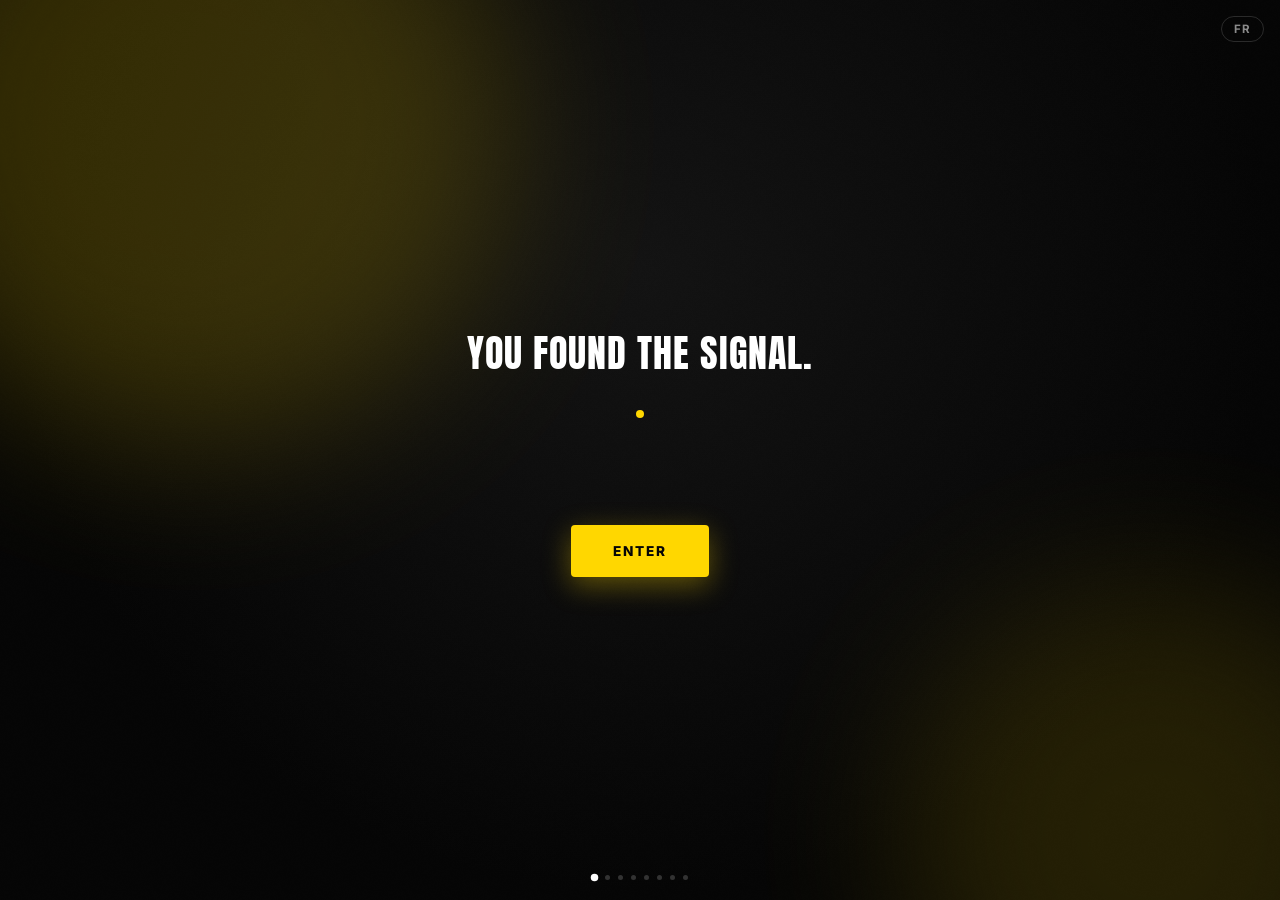
<file: en/signal/index.html>
<!DOCTYPE html>
<html lang="en">
<head>
    <meta charset="UTF-8">
    <meta name="viewport" content="width=device-width, initial-scale=1.0, viewport-fit=cover, user-scalable=no">
    <meta name="robots" content="noindex, nofollow">
    <meta name="theme-color" content="#0a0a0a">
    <title>THE SIGNAL</title>
    <link rel="icon" type="image/x-icon" href="/favicon.ico">
    <link rel="preconnect" href="https://fonts.googleapis.com">
    <link rel="preconnect" href="https://fonts.gstatic.com" crossorigin>
    <link href="https://fonts.googleapis.com/css2?family=Anton&family=Inter:wght@400;500;600;700;800;900&display=swap" rel="stylesheet">
    <link rel="stylesheet" href="/signal/signal.css">
    <!--
        THE SIGNAL — Panna League guerrilla campaign microsite.
        This page is intentionally NOT linked from the main site.
        It is only meant to be discovered via a QR code (see /signal/qr-generator.html).
        Config (accent color, social links, form endpoints, video path, share text)
        lives in ONE place: /signal/signal-config.js — edit that file only.
    -->

    <!--
        GOOGLE ANALYTICS 4 — see the matching comment in /signal/index.html
        (the French version) for full setup steps. Use the SAME
        Measurement ID here as there — one GA4 property covers both
        languages; source/location tracking works identically on either.
    -->
    <script async src="https://www.googletagmanager.com/gtag/js?id=G-HXHZ5R6NZJ"></script>
    <script>
        window.dataLayer = window.dataLayer || [];
        function gtag(){dataLayer.push(arguments);}
        gtag('js', new Date());
        gtag('config', 'G-HXHZ5R6NZJ');
    </script>
</head>
<body>

    <!-- Ambient background layers (grain + glow), shared across all screens -->
    <div class="signal-bg" aria-hidden="true">
        <div class="signal-grain"></div>
        <div class="signal-glow signal-glow-1"></div>
        <div class="signal-glow signal-glow-2"></div>
    </div>

    <!-- Progress dots (subtle, bottom, non-intrusive) -->
    <div class="signal-progress" id="signalProgress" aria-hidden="true"></div>

    <!-- Language switch (minimal, corner, doesn't break the isolated campaign feel) -->
    <div class="signal-lang-switch">
        <a href="#" id="langSwitchLink">FR</a>
    </div>

    <main id="signalRoot">

        <!-- ============ SCREEN 0 — DISCOVERY ============ -->
        <section class="signal-screen" id="screen-discovery" data-tap-advance="cta-discovery">
            <div class="signal-inner">
                <p class="reveal-line glitch-text" data-delay="200">YOU FOUND THE SIGNAL.</p>
                <div class="signal-pulse reveal-line" data-delay="900" aria-hidden="true">
                    <span class="pulse-dot"></span>
                </div>
                <p class="reveal-line signal-location" data-delay="1700">LAUSANNE</p>
                <div class="signal-cta-group reveal-cta">
                    <button class="signal-btn signal-btn-primary" id="cta-discovery" type="button">ENTER</button>
                </div>
            </div>
        </section>

        <!-- ============ SCREEN 1 — REVELATION ============ -->
        <section class="signal-screen" id="screen-revelation" data-tap-advance="cta-revelation">
            <div class="signal-inner">
                <p class="reveal-line signal-brand" data-delay="150">PANNA LEAGUE</p>
                <p class="reveal-line signal-headline" data-delay="700">32 PLAYERS.<br>1 WINNER.</p>
                <p class="reveal-line signal-emphasis" data-delay="1500">NO CHAMPION YET.</p>
                <p class="reveal-line signal-body" data-delay="2300">WE'RE LOOKING FOR THE FIRST ONE.</p>
                <div class="signal-cta-group reveal-cta">
                    <button class="signal-btn signal-btn-primary" id="cta-revelation" type="button">CONTINUE</button>
                </div>
            </div>
        </section>

        <!-- ============ SCREEN 2 — THE CHALLENGE ============ -->
        <section class="signal-screen" id="screen-challenge">
            <div class="signal-inner">
                <p class="reveal-line signal-headline" data-delay="150">BECOME<br>THE FIRST.</p>
                <p class="reveal-line signal-body" data-delay="900">The first Panna League champion.<br>Your name could be the first one written into the history of this competition.</p>
                <div class="signal-cta-group reveal-cta signal-cta-stack">
                    <button class="signal-btn signal-btn-primary signal-btn-large" id="cta-i-want-in" type="button">I WANT IN</button>
                    <button class="signal-btn signal-btn-ghost" id="cta-i-know-someone" type="button">I KNOW SOMEONE</button>
                </div>
            </div>
        </section>

        <!-- ============ SCREEN 2a — PLAYER APPLICATION FORM ============ -->
        <section class="signal-screen signal-screen-form" id="screen-player-form">
            <div class="signal-inner signal-inner-form">
                <p class="reveal-line signal-headline-sm" data-delay="100">SUBMIT YOUR<br>CHALLENGE.</p>
                <form class="signal-form reveal-line" data-delay="400" id="playerForm">
                    <input type="text" name="_gotcha" style="display:none" tabindex="-1" autocomplete="off">
                    <input type="hidden" name="source" id="playerFormSource">
                    <input type="hidden" name="_subject" value="New Panna League Signal application">

                    <div class="signal-field-row">
                        <div class="signal-field">
                            <label for="p-first-name">First name *</label>
                            <input type="text" id="p-first-name" name="first_name" required>
                        </div>
                        <div class="signal-field">
                            <label for="p-last-name">Last name *</label>
                            <input type="text" id="p-last-name" name="last_name" required>
                        </div>
                    </div>

                    <div class="signal-field-row">
                        <div class="signal-field">
                            <label for="p-instagram">Instagram (optional)</label>
                            <input type="text" id="p-instagram" name="instagram" placeholder="@yourname">
                        </div>
                        <div class="signal-field">
                            <label for="p-tiktok">TikTok (optional)</label>
                            <input type="text" id="p-tiktok" name="tiktok" placeholder="@yourname">
                        </div>
                    </div>

                    <div class="signal-field">
                        <label for="p-contact">Phone or email *</label>
                        <input type="text" id="p-contact" name="contact" required>
                    </div>

                    <div class="signal-field-row">
                        <div class="signal-field">
                            <label for="p-city">City *</label>
                            <input type="text" id="p-city" name="city" required>
                        </div>
                        <div class="signal-field">
                            <label for="p-club">Football club (optional)</label>
                            <input type="text" id="p-club" name="club">
                        </div>
                    </div>

                    <div class="signal-field">
                        <label for="p-position">Position (optional)</label>
                        <input type="text" id="p-position" name="position" placeholder="e.g. striker, winger, no fixed position">
                    </div>

                    <div class="signal-field">
                        <label for="p-why">Why should you be one of the 32? *</label>
                        <textarea id="p-why" name="why_you" rows="3" required></textarea>
                    </div>

                    <div class="signal-field">
                        <label for="p-video">Upload a short panna/football video (optional)</label>
                        <input type="file" id="p-video" name="video" accept="video/*">
                        <p class="signal-field-hint">Max ~15 seconds. Show us a move.</p>
                    </div>

                    <button type="submit" class="signal-btn signal-btn-primary signal-btn-block">SUBMIT MY CHALLENGE</button>
                    <button type="button" class="signal-btn signal-btn-text" data-back-to="screen-challenge">← back</button>
                </form>
            </div>
        </section>

        <!-- ============ SCREEN 2a-confirm — PLAYER CONFIRMATION ============ -->
        <section class="signal-screen" id="screen-player-confirm" data-tap-advance="cta-player-confirm">
            <div class="signal-inner">
                <p class="reveal-line signal-headline-sm" data-delay="150">APPLICATION<br>RECEIVED.</p>
                <p class="reveal-line signal-body" data-delay="900">You are now on the radar.<br>The 32 will be selected.<br>Stay ready.</p>
                <div class="signal-cta-group reveal-cta">
                    <button class="signal-btn signal-btn-primary" id="cta-player-confirm" type="button">FOLLOW THE SIGNAL</button>
                </div>
            </div>
        </section>

        <!-- ============ SCREEN 2b — NOMINATION FORM ============ -->
        <section class="signal-screen signal-screen-form" id="screen-nomination-form">
            <div class="signal-inner signal-inner-form">
                <p class="reveal-line signal-headline-sm" data-delay="100">KNOW SOMEONE<br>WHO SHOULD BE HERE?</p>
                <p class="reveal-line signal-body-sm" data-delay="400">You don't have to be the player.<br>You might know the one who should be.</p>
                <form class="signal-form reveal-line" data-delay="700" id="nominationForm">
                    <input type="text" name="_gotcha" style="display:none" tabindex="-1" autocomplete="off">
                    <input type="hidden" name="source" id="nominationFormSource">
                    <input type="hidden" name="_subject" value="New Panna League Signal nomination">

                    <div class="signal-field">
                        <label for="n-your-name">Your name *</label>
                        <input type="text" id="n-your-name" name="your_name" required>
                    </div>

                    <div class="signal-field">
                        <label for="n-your-contact">Your email or phone *</label>
                        <input type="text" id="n-your-contact" name="your_contact" required>
                    </div>

                    <div class="signal-field">
                        <label for="n-player-name">Player's name *</label>
                        <input type="text" id="n-player-name" name="player_name" required>
                    </div>

                    <div class="signal-field-row">
                        <div class="signal-field">
                            <label for="n-player-instagram">Player's Instagram (optional)</label>
                            <input type="text" id="n-player-instagram" name="player_instagram" placeholder="@theirname">
                        </div>
                        <div class="signal-field">
                            <label for="n-player-tiktok">Player's TikTok (optional)</label>
                            <input type="text" id="n-player-tiktok" name="player_tiktok" placeholder="@theirname">
                        </div>
                    </div>

                    <div class="signal-field">
                        <label for="n-player-city">Player's city *</label>
                        <input type="text" id="n-player-city" name="player_city" required>
                    </div>

                    <div class="signal-field">
                        <label for="n-why">Why should they be selected? *</label>
                        <textarea id="n-why" name="why_them" rows="3" required></textarea>
                    </div>

                    <button type="submit" class="signal-btn signal-btn-primary signal-btn-block">NOMINATE THEM</button>
                    <button type="button" class="signal-btn signal-btn-text" data-back-to="screen-challenge">← back</button>
                </form>
            </div>
        </section>

        <!-- ============ SCREEN 2b-confirm — NOMINATION CONFIRMATION ============ -->
        <section class="signal-screen" id="screen-nomination-confirm" data-tap-advance="cta-nomination-confirm">
            <div class="signal-inner">
                <p class="reveal-line signal-headline-sm" data-delay="150">NOMINATION<br>RECEIVED.</p>
                <p class="reveal-line signal-body" data-delay="900">We'll find them.</p>
                <div class="signal-cta-group reveal-cta">
                    <button class="signal-btn signal-btn-primary" id="cta-nomination-confirm" type="button">BACK TO THE SIGNAL</button>
                </div>
            </div>
        </section>

        <!-- ============ SCREEN 3 — WHAT IS PANNA ============ -->
        <section class="signal-screen" id="screen-what-is-panna" data-tap-advance="cta-what-is-panna">
            <div class="signal-inner">
                <p class="reveal-line signal-headline" data-delay="150">1 VS 1.</p>
                <div class="signal-video-wrap reveal-line" data-delay="700">
                    <video
                        class="signal-video"
                        id="signalVideo"
                        muted
                        loop
                        playsinline
                        preload="none"
                        poster="/signal/assets/video-poster.jpg"
                    >
                        <!-- Replace source below with the real panna clip. Path is set in signal-config.js (VIDEO_PATH). -->
                        <source id="signalVideoSource" src="" type="video/mp4">
                    </video>
                    <button class="signal-video-play" id="signalVideoPlay" type="button" aria-label="Play video">▶</button>
                </div>
                <p class="reveal-line signal-body-sm" data-delay="1200">No team. No excuses.<br>Just you and your opponent.</p>
                <p class="reveal-line signal-emphasis-sm" data-delay="1700">CAN YOU GET THROUGH?</p>
                <div class="signal-cta-group reveal-cta">
                    <button class="signal-btn signal-btn-primary" id="cta-what-is-panna" type="button">CONTINUE</button>
                </div>
            </div>
        </section>

        <!-- ============ SCREEN 4 — THE ROAD ============ -->
        <section class="signal-screen" id="screen-road" data-tap-advance="cta-road">
            <div class="signal-inner">
                <p class="reveal-line signal-headline-sm" data-delay="150">THE ROAD TO THE<br>FIRST CHAMPION</p>
                <div class="signal-bracket reveal-line" data-delay="700" aria-label="Tournament progression: 32 to 16 to 8 to 4 to 2 to 1">
                    <span class="bracket-num">32</span>
                    <span class="bracket-arrow">↓</span>
                    <span class="bracket-num">16</span>
                    <span class="bracket-arrow">↓</span>
                    <span class="bracket-num">8</span>
                    <span class="bracket-arrow">↓</span>
                    <span class="bracket-num">4</span>
                    <span class="bracket-arrow">↓</span>
                    <span class="bracket-num">2</span>
                    <span class="bracket-arrow">↓</span>
                    <span class="bracket-num bracket-num-final">1</span>
                </div>
                <p class="reveal-line signal-body-sm" data-delay="1400">Everyone starts at zero.<br>One finishes first.</p>
                <div class="signal-cta-group reveal-cta">
                    <button class="signal-btn signal-btn-primary" id="cta-road" type="button">CONTINUE</button>
                </div>
            </div>
        </section>

        <!-- ============ SCREEN 5 — LAUSANNE ============ -->
        <section class="signal-screen signal-screen-lausanne" id="screen-lausanne" data-tap-advance="cta-lausanne">
            <div class="signal-inner">
                <p class="reveal-line signal-headline" data-delay="150">LAUSANNE</p>
                <p class="reveal-line signal-emphasis-sm" data-delay="800">THE FIRST SIGNAL STARTED HERE.</p>
                <p class="reveal-line signal-body-sm" data-delay="1400">The first Panna League begins in Lausanne.<br>But this is only the beginning.</p>
                <div class="signal-cta-group reveal-cta">
                    <button class="signal-btn signal-btn-primary" id="cta-lausanne" type="button">KEEP WATCHING</button>
                </div>
            </div>
        </section>

        <!-- ============ SCREEN 6 — THE FUTURE ============ -->
        <section class="signal-screen" id="screen-future" data-tap-advance="cta-future">
            <div class="signal-inner">
                <p class="reveal-line signal-headline-sm" data-delay="150">THIS IS ONLY<br>THE BEGINNING.</p>
                <p class="reveal-line signal-body-sm" data-delay="800">Lausanne is where the signal starts.<br>The competition can go further.</p>
                <p class="reveal-line signal-route" data-delay="1500">LAUSANNE → ? → ? → ?</p>
                <div class="signal-cta-group reveal-cta">
                    <button class="signal-btn signal-btn-primary" id="cta-future" type="button">FOLLOW THE SIGNAL</button>
                </div>
            </div>
        </section>

        <!-- ============ SCREEN 7 — FINAL ============ -->
        <section class="signal-screen signal-screen-final" id="screen-final">
            <div class="signal-inner">
                <p class="reveal-line signal-headline" data-delay="150">32 PLAYERS.</p>
                <p class="reveal-line signal-headline" data-delay="900">1 CHAMPION.</p>
                <p class="reveal-line signal-emphasis" data-delay="1700">WHO'S NEXT?</p>

                <div class="signal-final-brand reveal-line" data-delay="2400">
                    <img src="/logo.png" alt="Panna League" class="signal-final-logo">
                    <p class="signal-final-name">PANNA LEAGUE</p>
                    <p class="signal-final-tag">LAUSANNE · 2026</p>
                </div>

                <div class="signal-cta-group reveal-cta signal-cta-stack">
                    <button class="signal-btn signal-btn-primary signal-btn-large" id="cta-final-become" type="button">BECOME THE FIRST</button>
                    <button class="signal-btn signal-btn-ghost" id="cta-final-follow" type="button">FOLLOW THE SIGNAL</button>
                </div>

                <div class="signal-social reveal-cta" id="signalSocial" aria-label="Follow Panna League"></div>

                <button class="signal-btn signal-btn-text signal-send-signal reveal-cta" id="ctaSendSignal" type="button">SEND THE SIGNAL</button>
            </div>
        </section>

    </main>

    <!-- Share sheet (native share / fallback menu) -->
    <div class="signal-share-sheet" id="shareSheet" role="dialog" aria-modal="true" aria-label="Send the signal" hidden>
        <div class="signal-share-card">
            <p class="signal-share-title">SEND THE SIGNAL</p>
            <button class="signal-share-option" data-share="whatsapp" type="button">WhatsApp</button>
            <button class="signal-share-option" data-share="facebook" type="button">Facebook</button>
            <button class="signal-share-option" data-share="copy" type="button">Copy link</button>
            <button class="signal-btn signal-btn-text" id="shareSheetClose" type="button">Close</button>
        </div>
    </div>

    <script src="/signal/signal-config.js"></script>
    <script src="/signal/signal.js"></script>
</body>
</html>
</file>
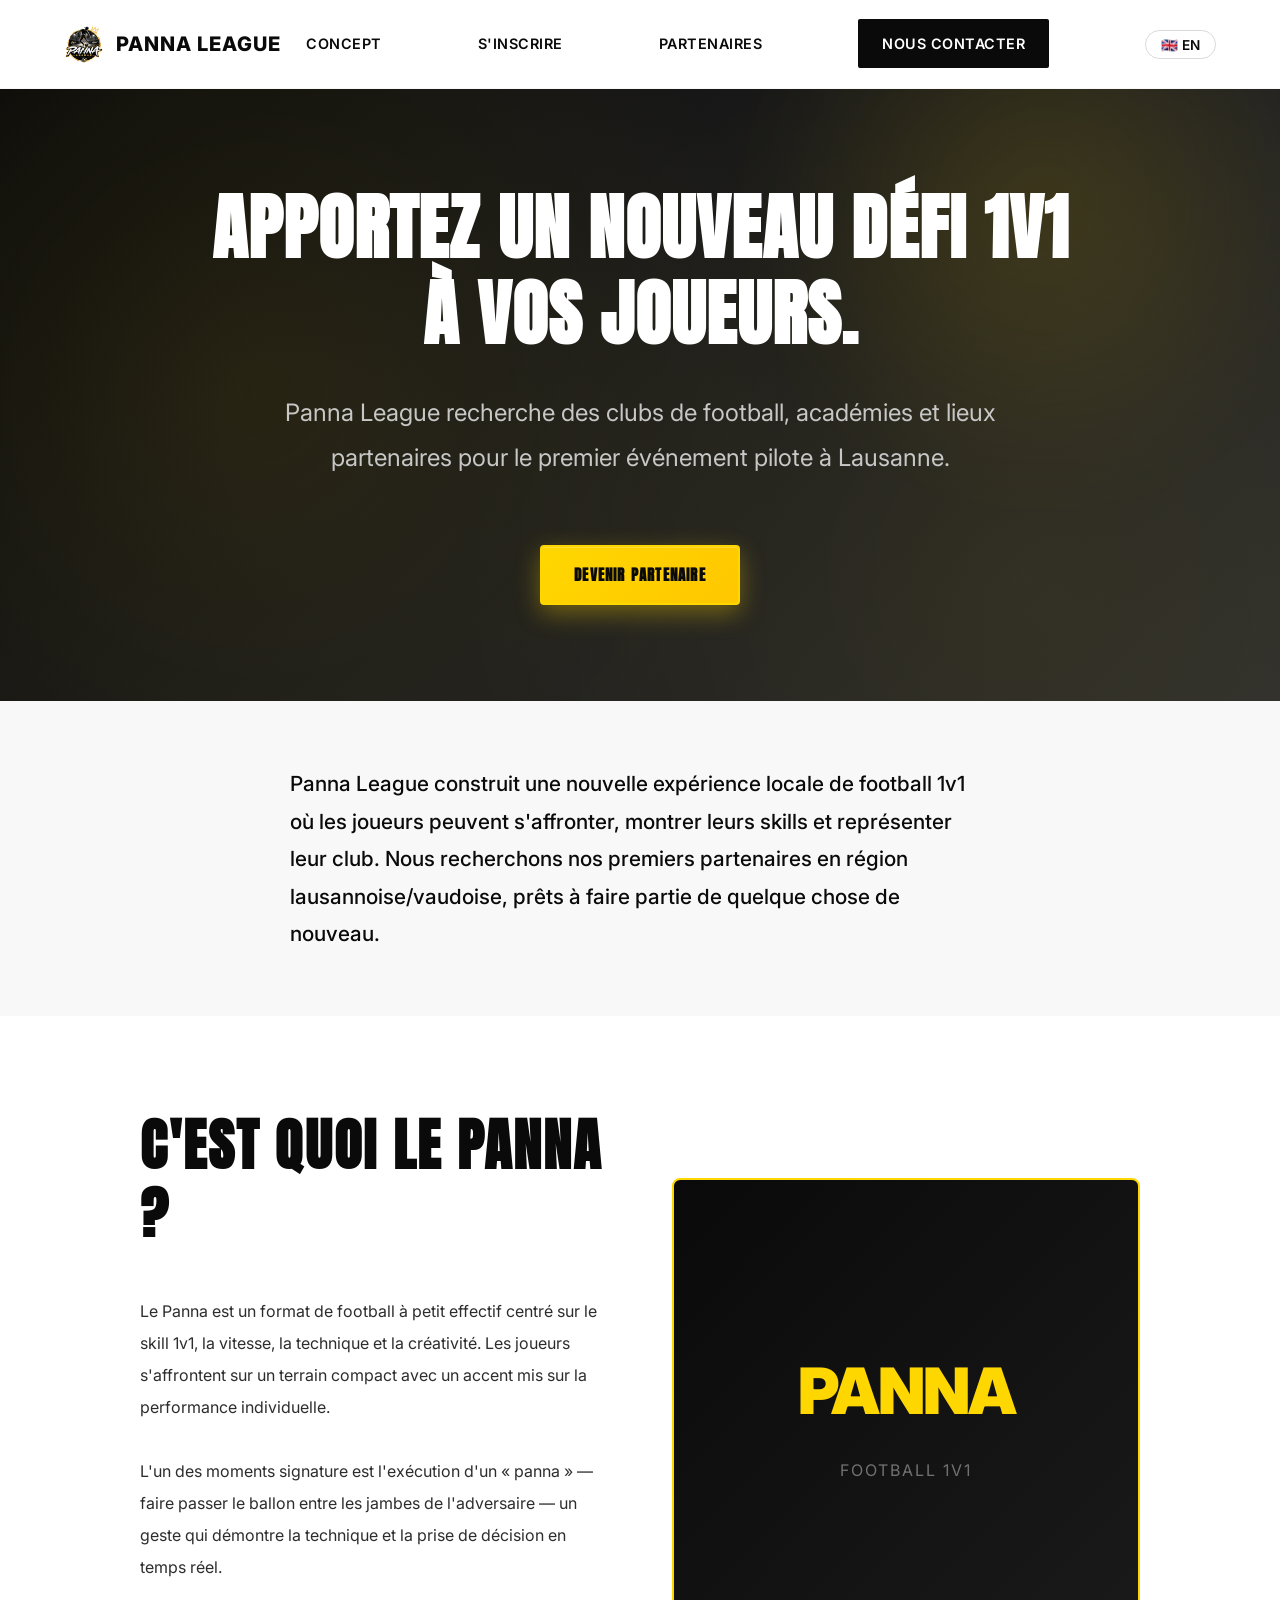
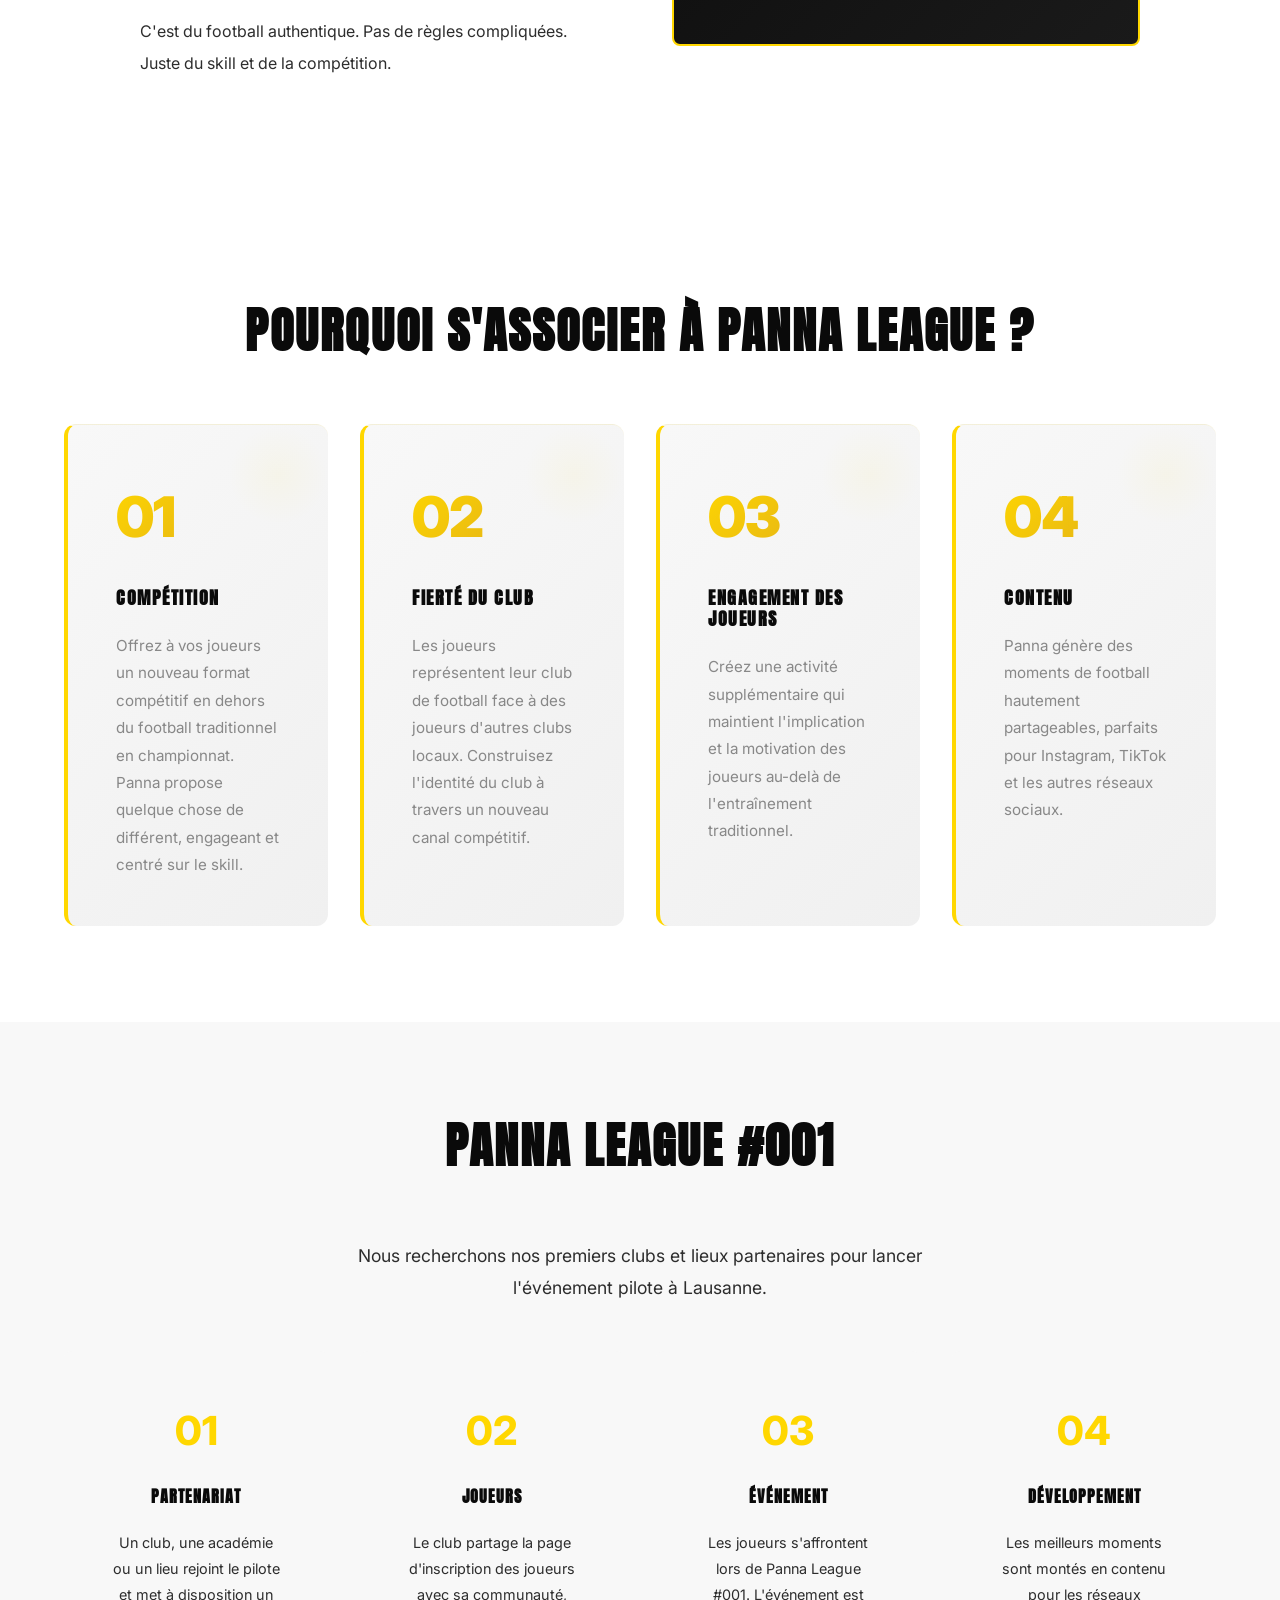
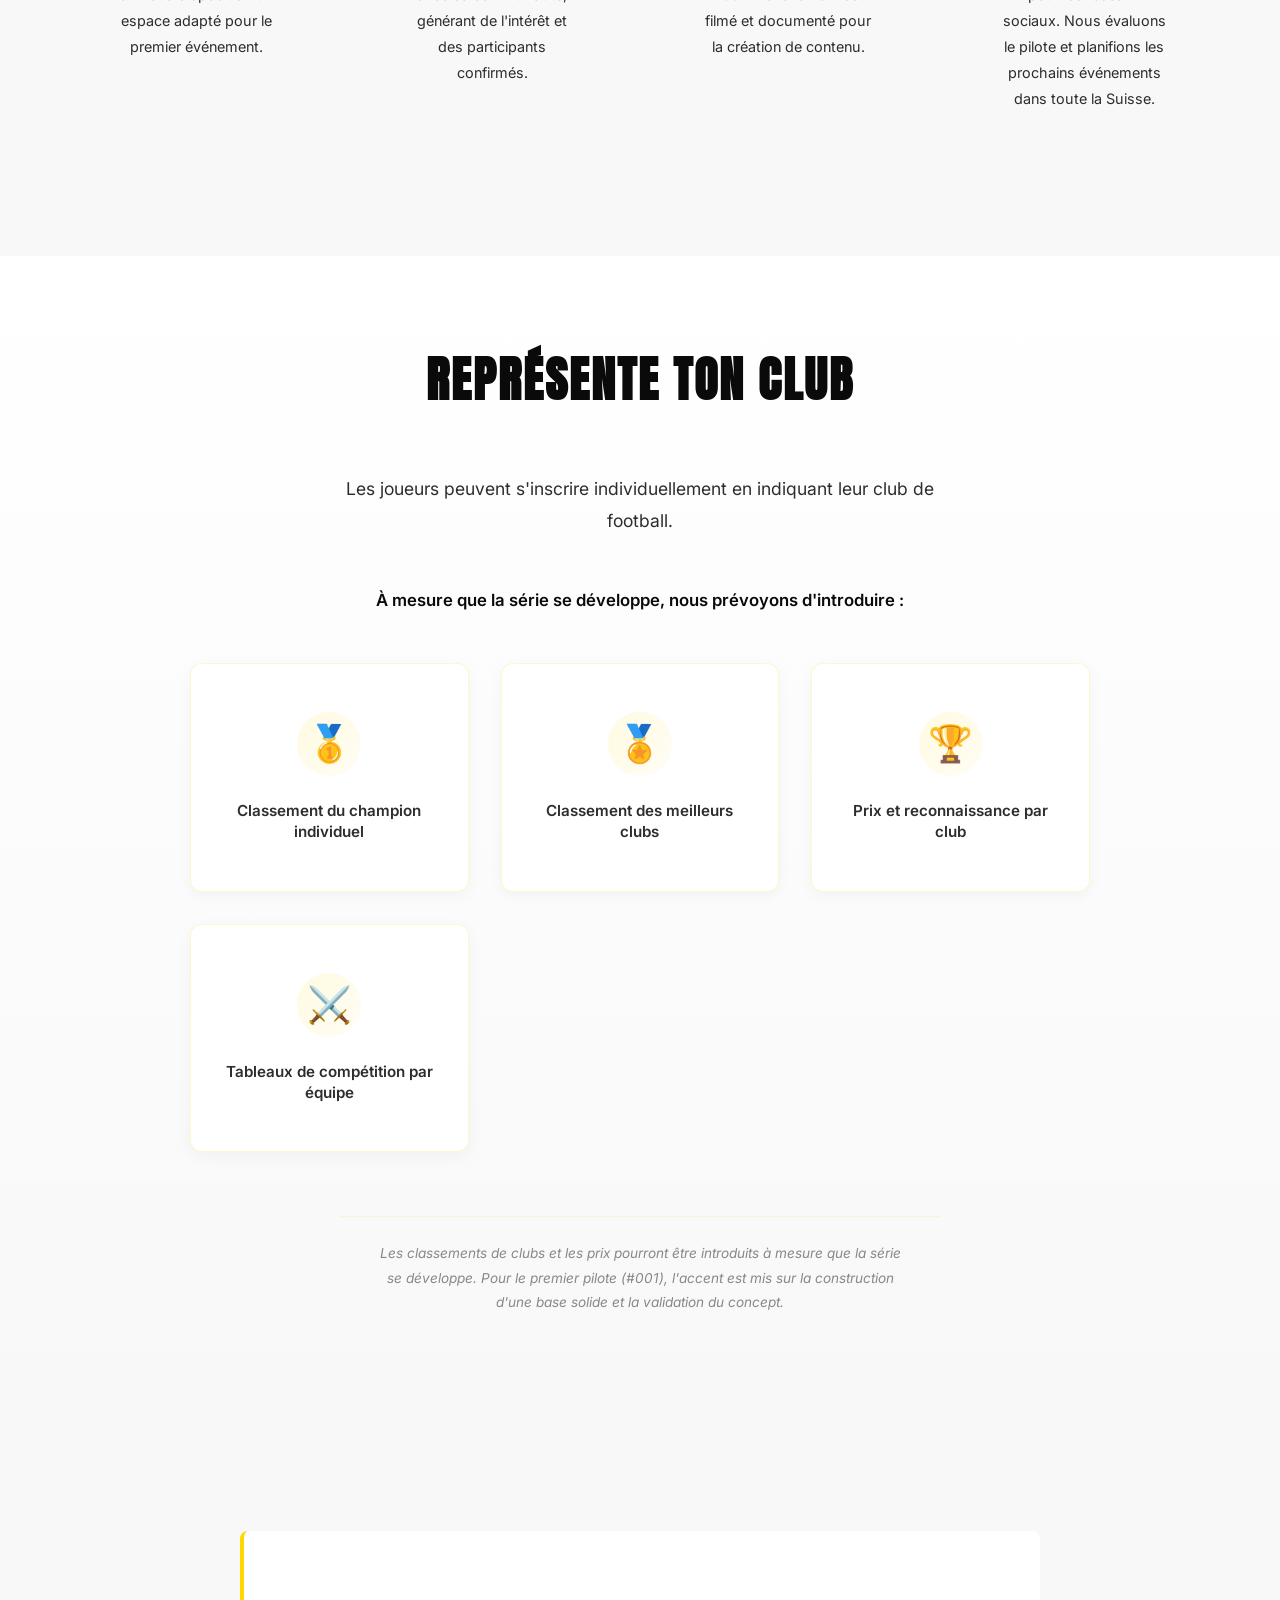
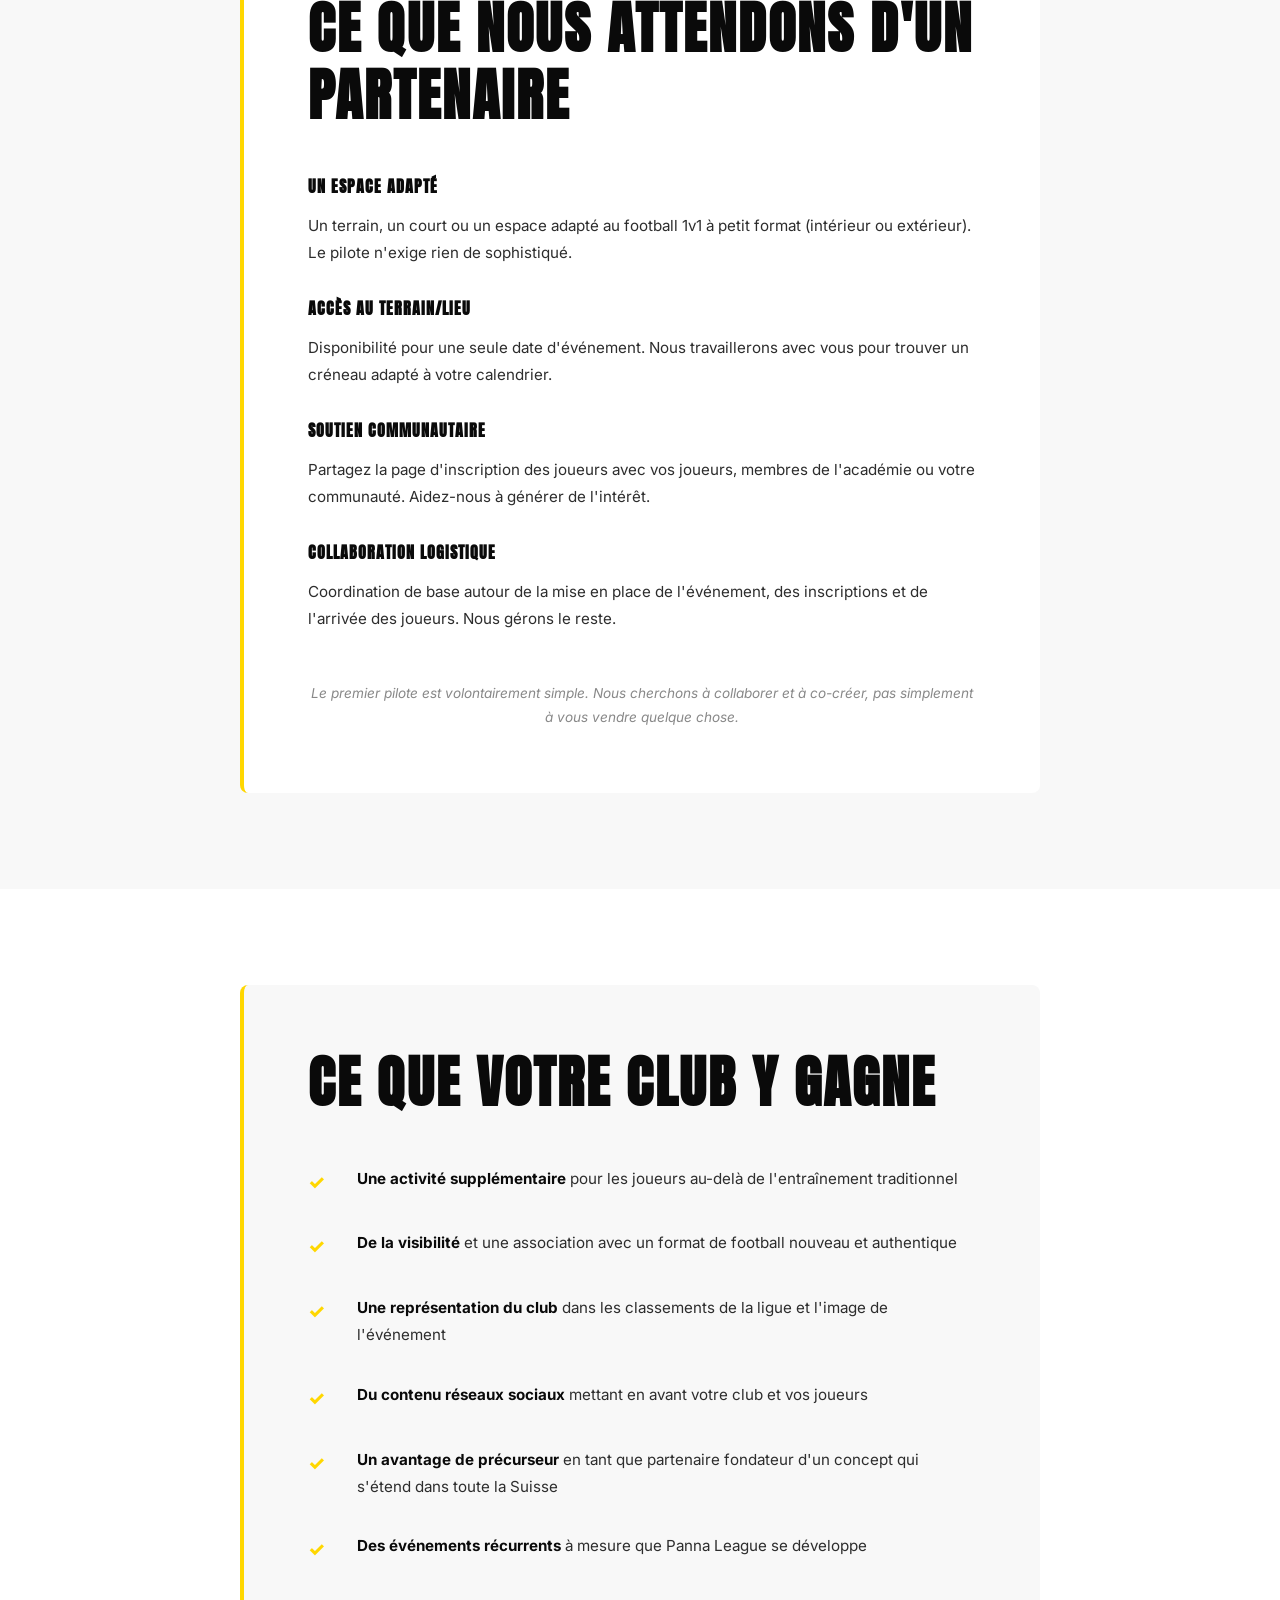
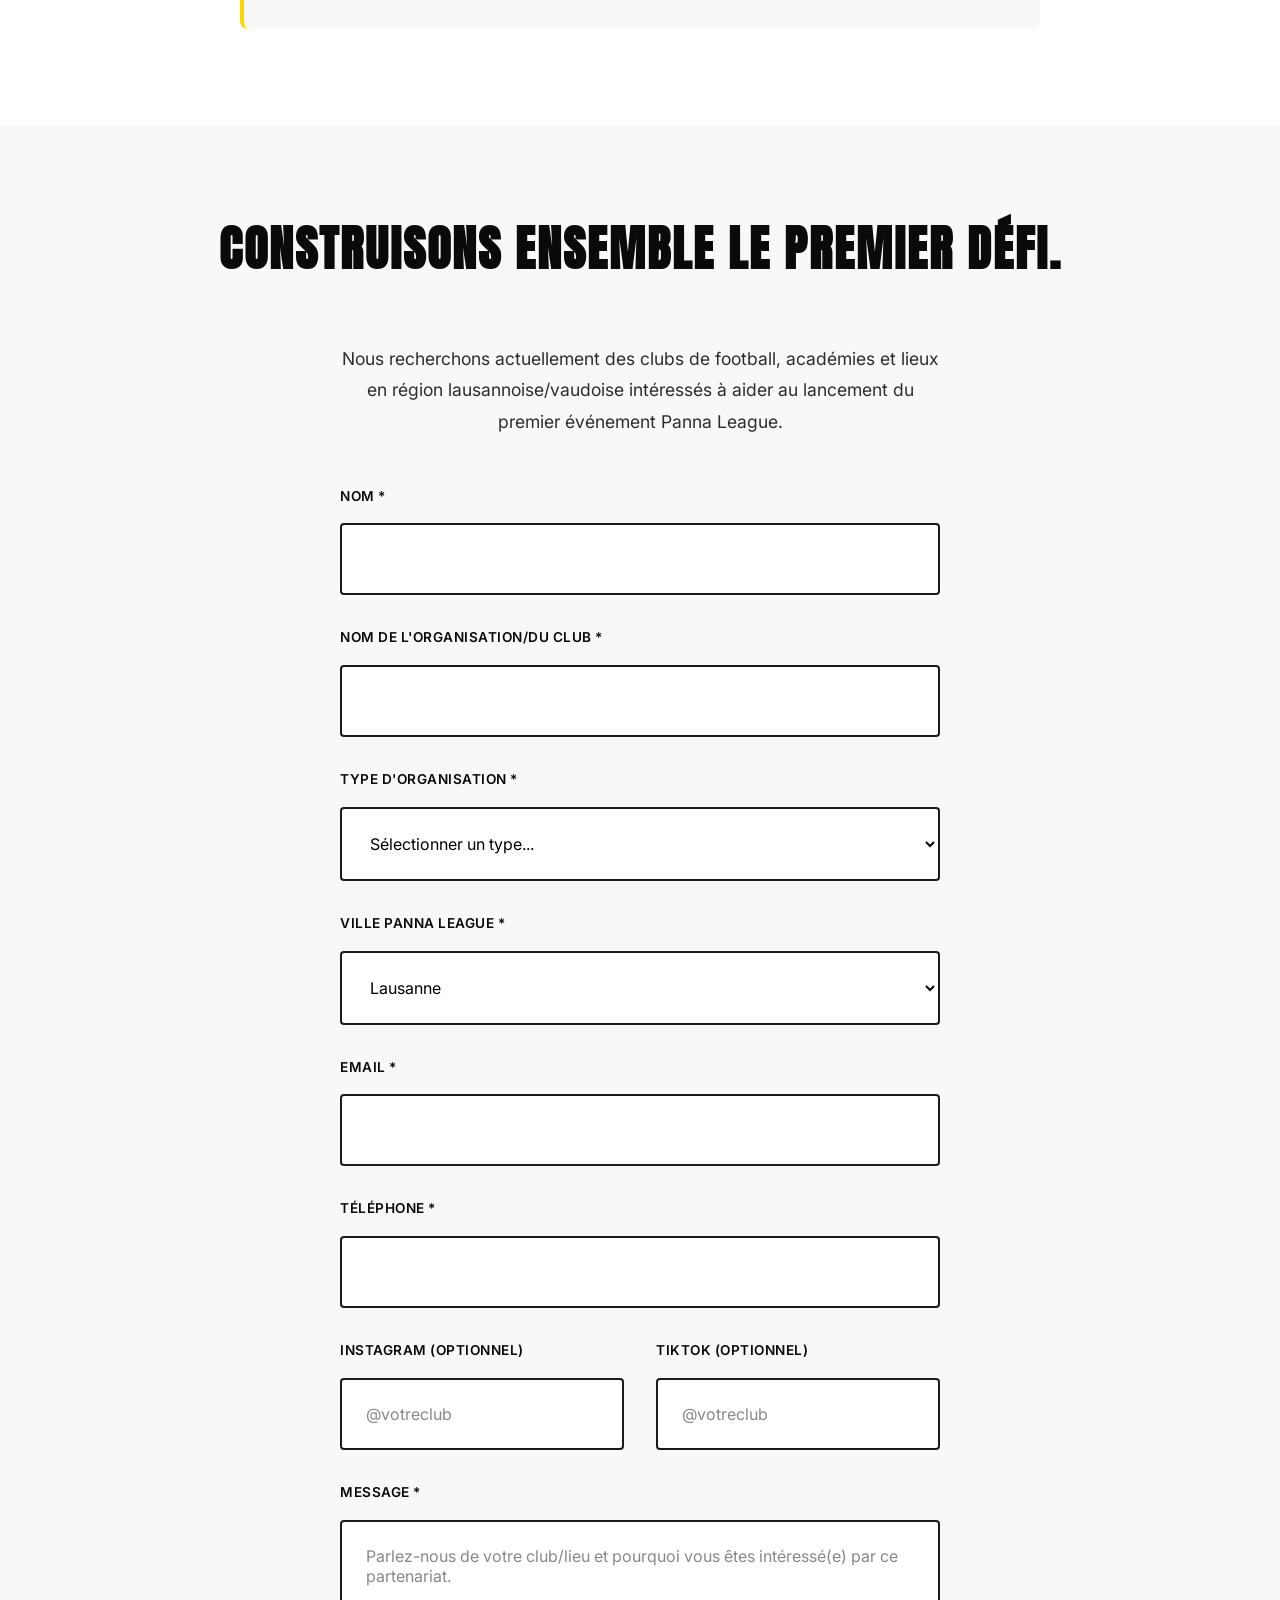
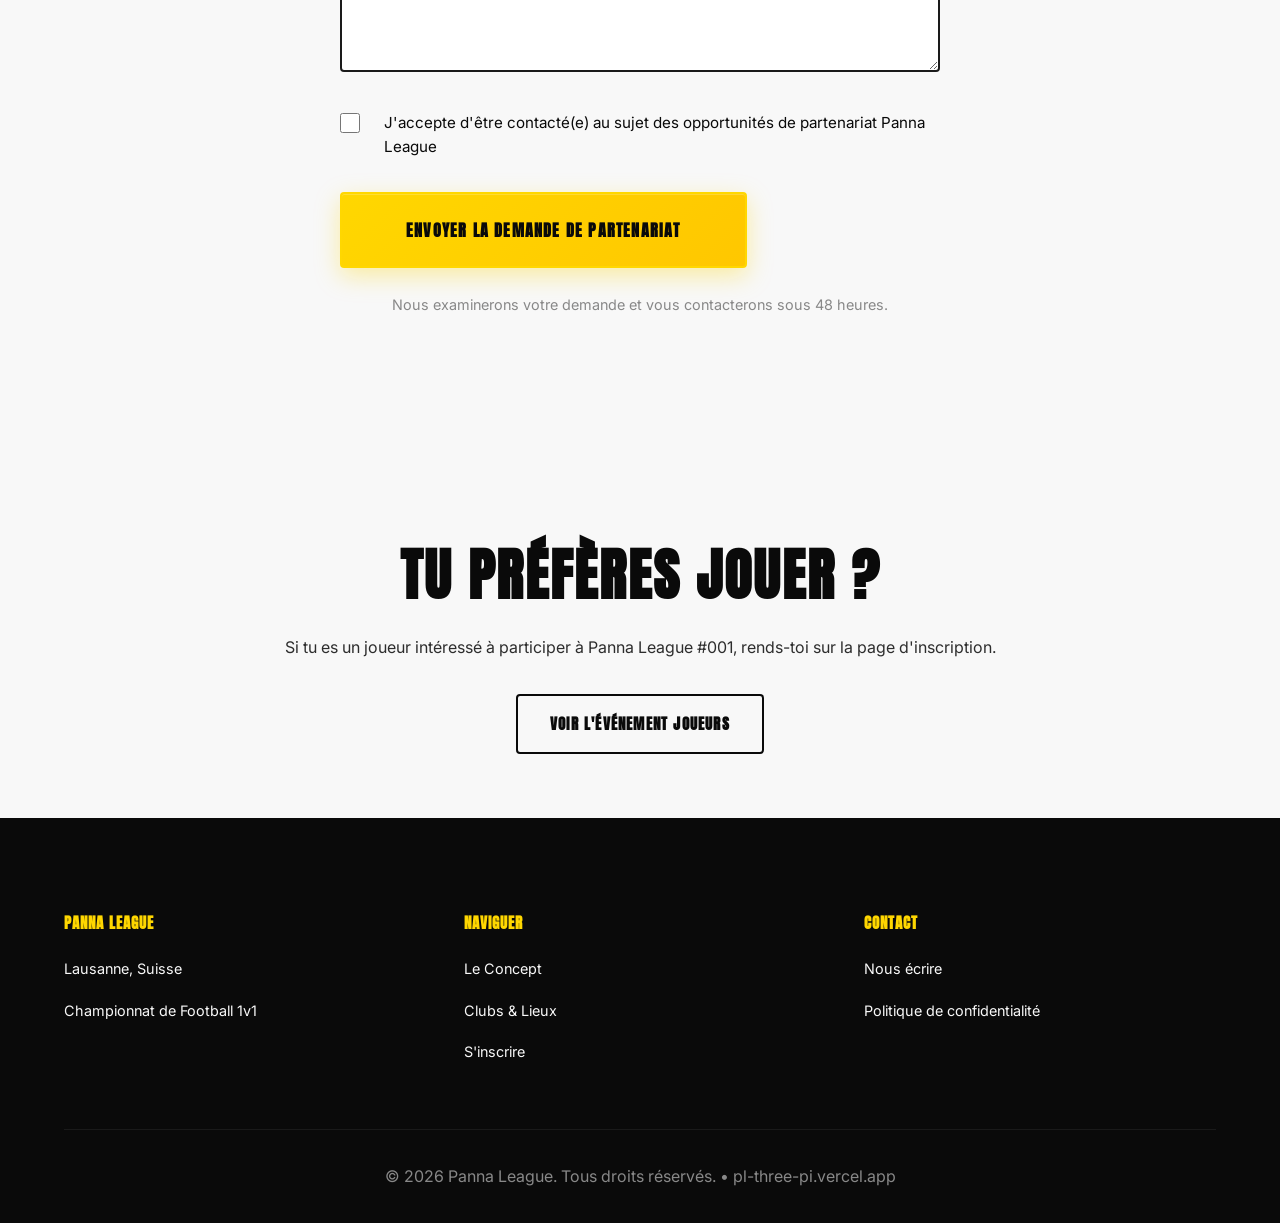
<file: club.html>
<!DOCTYPE html>
<html lang="fr">
<head>
    <!-- Google tag (gtag.js) -->
    <script async src="https://www.googletagmanager.com/gtag/js?id=G-HXHZ5R6NZJ"></script>
    <script>
        window.dataLayer = window.dataLayer || [];
        function gtag(){dataLayer.push(arguments);}
        gtag('js', new Date());
        gtag('config', 'G-HXHZ5R6NZJ');
    </script>
    <meta charset="UTF-8">
    <meta name="viewport" content="width=device-width, initial-scale=1.0">
    <meta name="description" content="Panna League apporte le football 1v1 compétitif à Lausanne. Découvrez le concept et devenez club, académie ou lieu partenaire.">
    <meta property="og:title" content="Panna League | Événements 1v1 & Partenariats Clubs">
    <meta property="og:description" content="Panna League apporte le football 1v1 compétitif à Lausanne. Découvrez le concept et devenez club, académie ou lieu partenaire.">
    <meta property="og:image" content="https://pl-three-pi.vercel.app/assets/og-image.jpg">
    <meta property="og:type" content="website">
    <meta property="og:locale" content="fr_CH">
    <meta property="og:url" content="https://pl-three-pi.vercel.app/club.html">
    <meta name="theme-color" content="#FFD700">
    <title>Panna League | Événements 1v1 & Partenariats Clubs</title>
    <link rel="alternate" hreflang="fr" href="https://pl-three-pi.vercel.app/club.html">
    <link rel="alternate" hreflang="en" href="https://pl-three-pi.vercel.app/en/club.html">
    <link rel="alternate" hreflang="x-default" href="https://pl-three-pi.vercel.app/club.html">
    <link rel="canonical" href="https://pl-three-pi.vercel.app/club.html">
    <link rel="icon" type="image/x-icon" href="/favicon.ico">
    <link rel="icon" type="image/png" sizes="160x160" href="/assets/logo-nav.png">
    <link rel="apple-touch-icon" href="/assets/apple-touch-icon.png">
    <link rel="preconnect" href="https://fonts.googleapis.com">
    <link rel="preconnect" href="https://fonts.gstatic.com" crossorigin>
    <link href="https://fonts.googleapis.com/css2?family=Anton&family=Inter:wght@400;500;600;700;800;900&display=swap" rel="stylesheet">
    <link rel="stylesheet" href="/styles.css">
</head>
<body>
    <!-- Navigation -->
    <nav class="navbar">
        <div class="nav-container">
            <div class="nav-logo">
                <a href="/">
                    <img src="/logo.png" alt="Panna League" width="40" height="40" class="logo-img">
                    <span class="logo-text">PANNA LEAGUE</span>
                </a>
            </div>
            <button class="hamburger" id="hamburger" aria-label="Toggle navigation menu" aria-expanded="false" aria-controls="navMenu">
                <span></span>
                <span></span>
                <span></span>
            </button>
            <ul class="nav-menu" id="navMenu" role="menu">
                <li><a href="/#about" class="nav-link">CONCEPT</a></li>
                <li><a href="/#register" class="nav-link">S'INSCRIRE</a></li>
                <li><a href="/club.html" class="nav-link">PARTENAIRES</a></li>
                <li><a href="/#contact" class="nav-link nav-primary">NOUS CONTACTER</a></li>
                <li class="lang-switch"><a href="/en/club.html" class="nav-link lang-link">🇬🇧 EN</a></li>
            </ul>
        </div>
    </nav>

    <!-- Hero Section -->
    <section class="hero hero-secondary">
        <div class="hero-content">
            <h1 class="hero-title">APPORTEZ UN NOUVEAU DÉFI 1V1 À VOS JOUEURS.</h1>
            <p class="hero-subtitle">Panna League recherche des clubs de football, académies et lieux partenaires pour le premier événement pilote à Lausanne.</p>
            <a href="#partnership-form" class="btn btn-primary">DEVENIR PARTENAIRE</a>
        </div>
        <div class="hero-accent"></div>
    </section>

    <!-- Opening Section -->
    <section class="opening">
        <div class="container">
            <p class="lead-text">
                Panna League construit une nouvelle expérience locale de football 1v1 où les joueurs peuvent s'affronter, montrer leurs skills et représenter leur club. Nous recherchons nos premiers partenaires en région lausannoise/vaudoise, prêts à faire partie de quelque chose de nouveau.
            </p>
        </div>
    </section>

    <!-- What is Panna -->
    <section class="what-is-panna">
        <div class="container">
            <div class="panna-grid">
                <div class="panna-text">
                    <h2>C'EST QUOI LE PANNA ?</h2>
                    <p>Le Panna est un format de football à petit effectif centré sur le skill 1v1, la vitesse, la technique et la créativité. Les joueurs s'affrontent sur un terrain compact avec un accent mis sur la performance individuelle.</p>
                    <p>L'un des moments signature est l'exécution d'un « panna » — faire passer le ballon entre les jambes de l'adversaire — un geste qui démontre la technique et la prise de décision en temps réel.</p>
                    <p>C'est du football authentique. Pas de règles compliquées. Juste du skill et de la compétition.</p>
                </div>
                <div class="panna-visual">
                    <div class="visual-placeholder">
                        <div class="visual-text">PANNA</div>
                        <div class="visual-subtext">Football 1v1</div>
                    </div>
                </div>
            </div>
        </div>
    </section>

    <!-- Benefits for Clubs -->
    <section class="benefits">
        <div class="container">
            <h2 class="section-title">POURQUOI S'ASSOCIER À PANNA LEAGUE ?</h2>
            <div class="benefits-grid">
                <div class="benefit-card">
                    <div class="benefit-number">01</div>
                    <h3>COMPÉTITION</h3>
                    <p>Offrez à vos joueurs un nouveau format compétitif en dehors du football traditionnel en championnat. Panna propose quelque chose de différent, engageant et centré sur le skill.</p>
                </div>
                <div class="benefit-card">
                    <div class="benefit-number">02</div>
                    <h3>FIERTÉ DU CLUB</h3>
                    <p>Les joueurs représentent leur club de football face à des joueurs d'autres clubs locaux. Construisez l'identité du club à travers un nouveau canal compétitif.</p>
                </div>
                <div class="benefit-card">
                    <div class="benefit-number">03</div>
                    <h3>ENGAGEMENT DES JOUEURS</h3>
                    <p>Créez une activité supplémentaire qui maintient l'implication et la motivation des joueurs au-delà de l'entraînement traditionnel.</p>
                </div>
                <div class="benefit-card">
                    <div class="benefit-number">04</div>
                    <h3>CONTENU</h3>
                    <p>Panna génère des moments de football hautement partageables, parfaits pour Instagram, TikTok et les autres réseaux sociaux.</p>
                </div>
            </div>
        </div>
    </section>

    <!-- Pilot Event -->
    <section class="pilot-event">
        <div class="container">
            <h2 class="section-title">PANNA LEAGUE #001</h2>
            <p class="section-intro">Nous recherchons nos premiers clubs et lieux partenaires pour lancer l'événement pilote à Lausanne.</p>
            
            <div class="pilot-timeline">
                <div class="pilot-step">
                    <div class="step-number">01</div>
                    <h4>PARTENARIAT</h4>
                    <p>Un club, une académie ou un lieu rejoint le pilote et met à disposition un espace adapté pour le premier événement.</p>
                </div>
                <div class="pilot-step">
                    <div class="step-number">02</div>
                    <h4>JOUEURS</h4>
                    <p>Le club partage la page d'inscription des joueurs avec sa communauté, générant de l'intérêt et des participants confirmés.</p>
                </div>
                <div class="pilot-step">
                    <div class="step-number">03</div>
                    <h4>ÉVÉNEMENT</h4>
                    <p>Les joueurs s'affrontent lors de Panna League #001. L'événement est filmé et documenté pour la création de contenu.</p>
                </div>
                <div class="pilot-step">
                    <div class="step-number">04</div>
                    <h4>DÉVELOPPEMENT</h4>
                    <p>Les meilleurs moments sont montés en contenu pour les réseaux sociaux. Nous évaluons le pilote et planifions les prochains événements dans toute la Suisse.</p>
                </div>
            </div>
        </div>
    </section>

    <!-- Club Representation -->
    <section class="club-representation">
        <div class="container">
            <h2 class="section-title">REPRÉSENTE TON CLUB</h2>
            <p class="section-intro">Les joueurs peuvent s'inscrire individuellement en indiquant leur club de football.</p>
            <p class="rep-intro-line">À mesure que la série se développe, nous prévoyons d'introduire :</p>
            <div class="feature-grid">
                <div class="feature-item">
                    <div class="feature-icon">🥇</div>
                    <span>Classement du champion individuel</span>
                </div>
                <div class="feature-item">
                    <div class="feature-icon">🏅</div>
                    <span>Classement des meilleurs clubs</span>
                </div>
                <div class="feature-item">
                    <div class="feature-icon">🏆</div>
                    <span>Prix et reconnaissance par club</span>
                </div>
                <div class="feature-item">
                    <div class="feature-icon">⚔️</div>
                    <span>Tableaux de compétition par équipe</span>
                </div>
            </div>
            <p class="disclaimer">Les classements de clubs et les prix pourront être introduits à mesure que la série se développe. Pour le premier pilote (#001), l'accent est mis sur la construction d'une base solide et la validation du concept.</p>
        </div>
    </section>

    <!-- What We Need -->
    <section class="what-we-need">
        <div class="container">
            <div class="need-card">
                <h2>CE QUE NOUS ATTENDONS D'UN PARTENAIRE</h2>
                <div class="needs-list">
                    <div class="need-item">
                        <h4>Un espace adapté</h4>
                        <p>Un terrain, un court ou un espace adapté au football 1v1 à petit format (intérieur ou extérieur). Le pilote n'exige rien de sophistiqué.</p>
                    </div>
                    <div class="need-item">
                        <h4>Accès au terrain/lieu</h4>
                        <p>Disponibilité pour une seule date d'événement. Nous travaillerons avec vous pour trouver un créneau adapté à votre calendrier.</p>
                    </div>
                    <div class="need-item">
                        <h4>Soutien communautaire</h4>
                        <p>Partagez la page d'inscription des joueurs avec vos joueurs, membres de l'académie ou votre communauté. Aidez-nous à générer de l'intérêt.</p>
                    </div>
                    <div class="need-item">
                        <h4>Collaboration logistique</h4>
                        <p>Coordination de base autour de la mise en place de l'événement, des inscriptions et de l'arrivée des joueurs. Nous gérons le reste.</p>
                    </div>
                </div>
                <p class="note">Le premier pilote est volontairement simple. Nous cherchons à collaborer et à co-créer, pas simplement à vous vendre quelque chose.</p>
            </div>
        </div>
    </section>

    <!-- What You Get -->
    <section class="what-you-get">
        <div class="container">
            <div class="get-card">
                <h2>CE QUE VOTRE CLUB Y GAGNE</h2>
                <div class="get-list">
                    <div class="get-item">
                        <span class="get-icon">✓</span>
                        <p><strong>Une activité supplémentaire</strong> pour les joueurs au-delà de l'entraînement traditionnel</p>
                    </div>
                    <div class="get-item">
                        <span class="get-icon">✓</span>
                        <p><strong>De la visibilité</strong> et une association avec un format de football nouveau et authentique</p>
                    </div>
                    <div class="get-item">
                        <span class="get-icon">✓</span>
                        <p><strong>Une représentation du club</strong> dans les classements de la ligue et l'image de l'événement</p>
                    </div>
                    <div class="get-item">
                        <span class="get-icon">✓</span>
                        <p><strong>Du contenu réseaux sociaux</strong> mettant en avant votre club et vos joueurs</p>
                    </div>
                    <div class="get-item">
                        <span class="get-icon">✓</span>
                        <p><strong>Un avantage de précurseur</strong> en tant que partenaire fondateur d'un concept qui s'étend dans toute la Suisse</p>
                    </div>
                    <div class="get-item">
                        <span class="get-icon">✓</span>
                        <p><strong>Des événements récurrents</strong> à mesure que Panna League se développe</p>
                    </div>
                </div>
            </div>
        </div>
    </section>

    <!-- Partnership Form Section -->
    <section class="partnership-section" id="partnership-form">
        <div class="container">
            <h2 class="section-title">CONSTRUISONS ENSEMBLE LE PREMIER DÉFI.</h2>
            <p class="section-intro">Nous recherchons actuellement des clubs de football, académies et lieux en région lausannoise/vaudoise intéressés à aider au lancement du premier événement Panna League.</p>
            
            <form class="partnership-form" id="partnershipForm" action="https://formspree.io/f/xkjwkogy" method="POST">
                <input type="text" name="_gotcha" style="display:none" tabindex="-1" autocomplete="off">
                <div class="form-group">
                    <label for="partner-name">Nom *</label>
                    <input type="text" id="partner-name" name="name" required>
                </div>

                <div class="form-group">
                    <label for="partner-org">Nom de l'organisation/du club *</label>
                    <input type="text" id="partner-org" name="organisation" required>
                </div>

                <div class="form-group">
                    <label for="partner-org-type">Type d'organisation *</label>
                    <select id="partner-org-type" name="organisation_type" required>
                        <option value="">Sélectionner un type...</option>
                        <option value="Football Club">Club de football</option>
                        <option value="Academy">Académie</option>
                        <option value="Sports Centre">Centre sportif</option>
                        <option value="School">École</option>
                        <option value="Gym">Salle de sport</option>
                        <option value="Other">Autre</option>
                    </select>
                </div>

                <div class="form-group">
                    <label for="partner-city">Ville Panna League *</label>
                    <select id="partner-city" name="city" data-city-select required>
                        <option value="">Sélectionner une ville...</option>
                        <option value="Lausanne" selected>Lausanne</option>
                    </select>
                </div>

                <div class="form-group">
                    <label for="partner-email">Email *</label>
                    <input type="email" id="partner-email" name="email" required>
                </div>

                <div class="form-group">
                    <label for="partner-phone">Téléphone *</label>
                    <input type="tel" id="partner-phone" name="phone" required>
                </div>

                <div class="form-row">
                    <div class="form-group">
                        <label for="partner-instagram">Instagram (optionnel)</label>
                        <input type="text" id="partner-instagram" name="instagram" placeholder="@votreclub">
                    </div>
                    <div class="form-group">
                        <label for="partner-tiktok">TikTok (optionnel)</label>
                        <input type="text" id="partner-tiktok" name="tiktok" placeholder="@votreclub">
                    </div>
                </div>

                <div class="form-group">
                    <label for="partner-message">Message *</label>
                    <textarea id="partner-message" name="message" rows="5" placeholder="Parlez-nous de votre club/lieu et pourquoi vous êtes intéressé(e) par ce partenariat." required></textarea>
                </div>

                <div class="form-group form-checkbox">
                    <input type="checkbox" id="partner-agree" name="agree" required>
                    <label for="partner-agree">J'accepte d'être contacté(e) au sujet des opportunités de partenariat Panna League</label>
                </div>

                <button type="submit" class="btn btn-primary btn-large">ENVOYER LA DEMANDE DE PARTENARIAT</button>
                <p class="form-note">Nous examinerons votre demande et vous contacterons sous 48 heures.</p>
            </form>

            <div id="partnershipSuccess" class="success-message" style="display: none;">
                <h3>MERCI POUR VOTRE INTÉRÊT.</h3>
                <p>Nous avons bien reçu votre demande de partenariat. Nous vous contacterons bientôt pour discuter de la façon dont Panna League peut collaborer avec votre club ou lieu.</p>
                <a href="/" class="btn btn-secondary">RETOUR À L'ACCUEIL</a>
            </div>
        </div>
    </section>

    <!-- Secondary CTA -->
    <section class="secondary-cta">
        <div class="container">
            <h2>TU PRÉFÈRES JOUER ?</h2>
            <p>Si tu es un joueur intéressé à participer à Panna League #001, rends-toi sur la page d'inscription.</p>
            <a href="/register.html" class="btn btn-secondary">VOIR L'ÉVÉNEMENT JOUEURS</a>
        </div>
    </section>

    <!-- Footer -->
    <footer class="footer">
        <div class="container">
            <div class="footer-content">
                <div class="footer-section">
                    <h4>PANNA LEAGUE</h4>
                    <p>Lausanne, Suisse</p>
                    <p>Championnat de Football 1v1</p>
                </div>
                <div class="footer-section">
                    <h4>NAVIGUER</h4>
                    <ul>
                        <li><a href="/">Le Concept</a></li>
                        <li><a href="/club.html">Clubs & Lieux</a></li>
                        <li><a href="/register.html">S'inscrire</a></li>
                    </ul>
                </div>
                <div class="footer-section">
                    <h4>CONTACT</h4>
                    <ul>
                        <li><a href="mailto:pannaleague@mycountryisgoodat.com">Nous écrire</a></li>
                        <li><a href="/privacy.html">Politique de confidentialité</a></li>
                    </ul>
                </div>
            </div>
            <div class="footer-bottom">
                <p>&copy; 2026 Panna League. Tous droits réservés. • <a href="https://pl-three-pi.vercel.app">pl-three-pi.vercel.app</a></p>
            </div>
        </div>
    </footer>


    <script src="/script.js"></script>
</body>
</html>
</file>
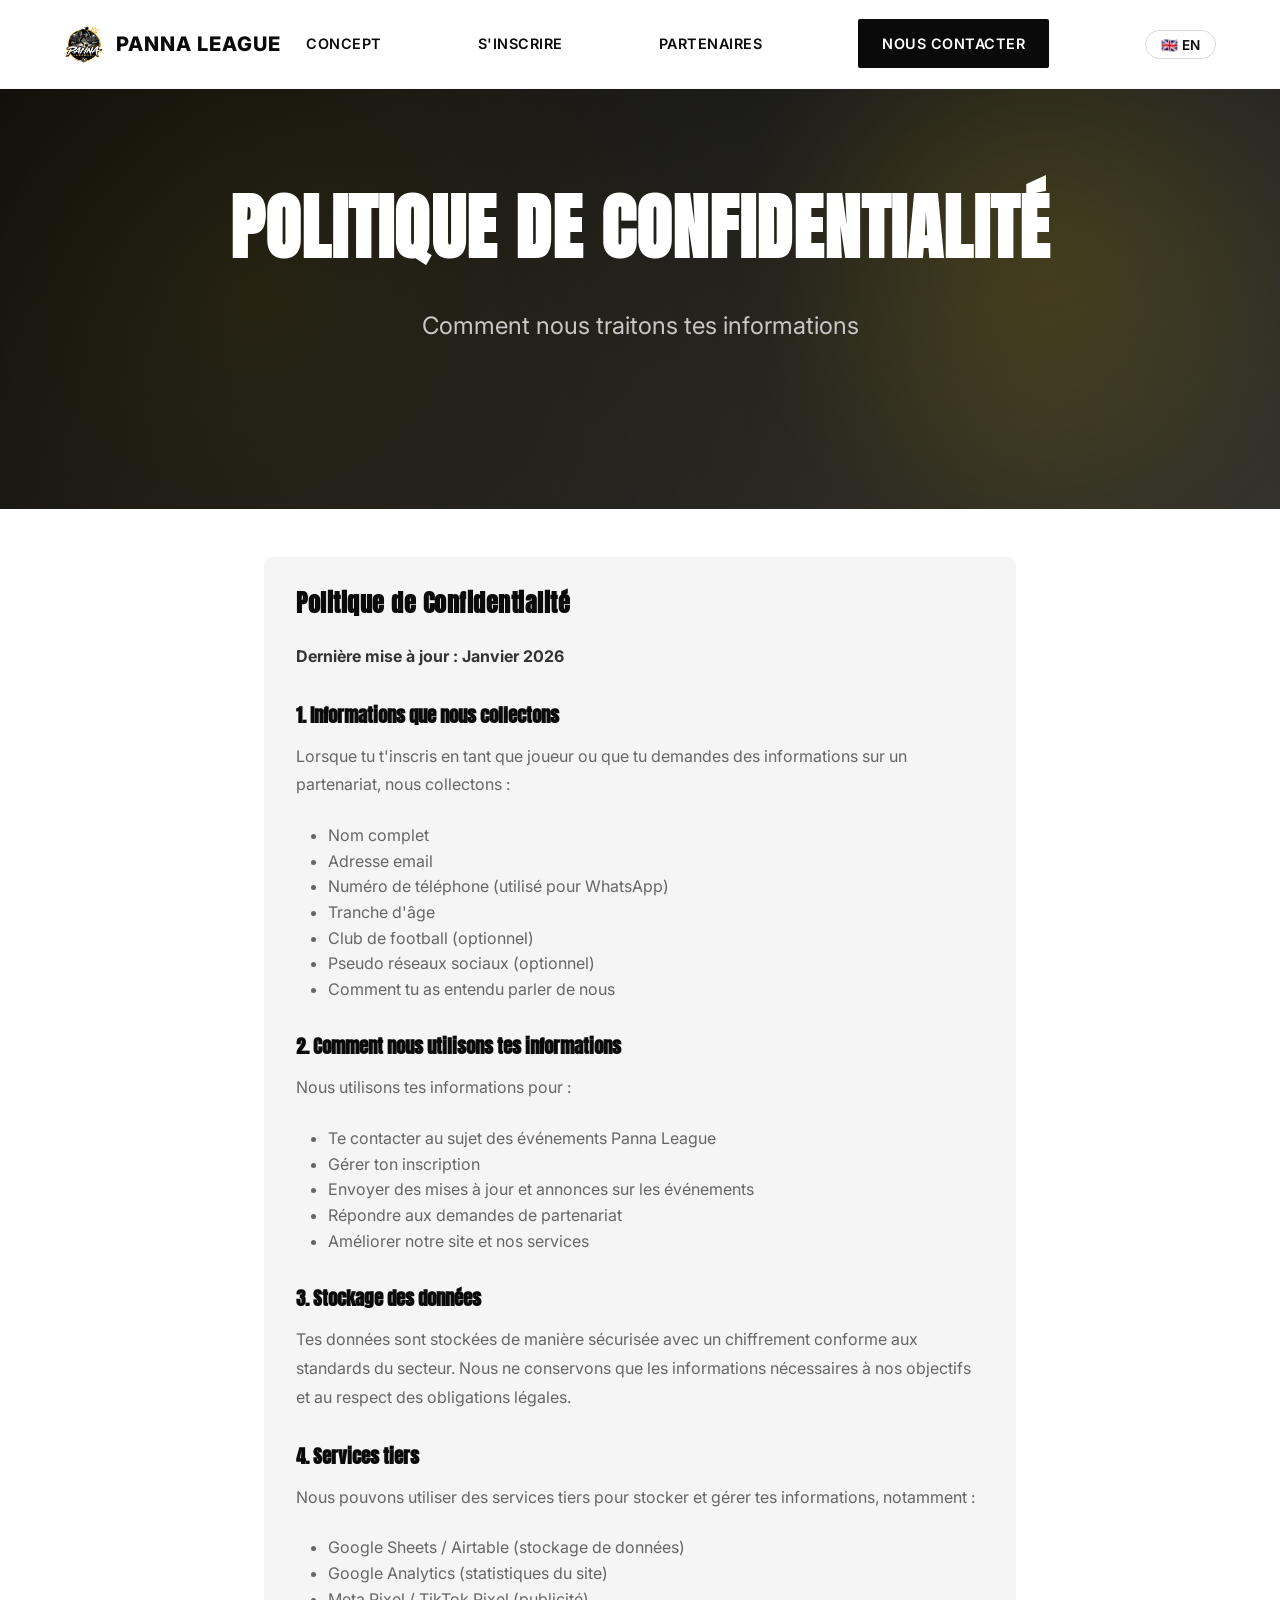
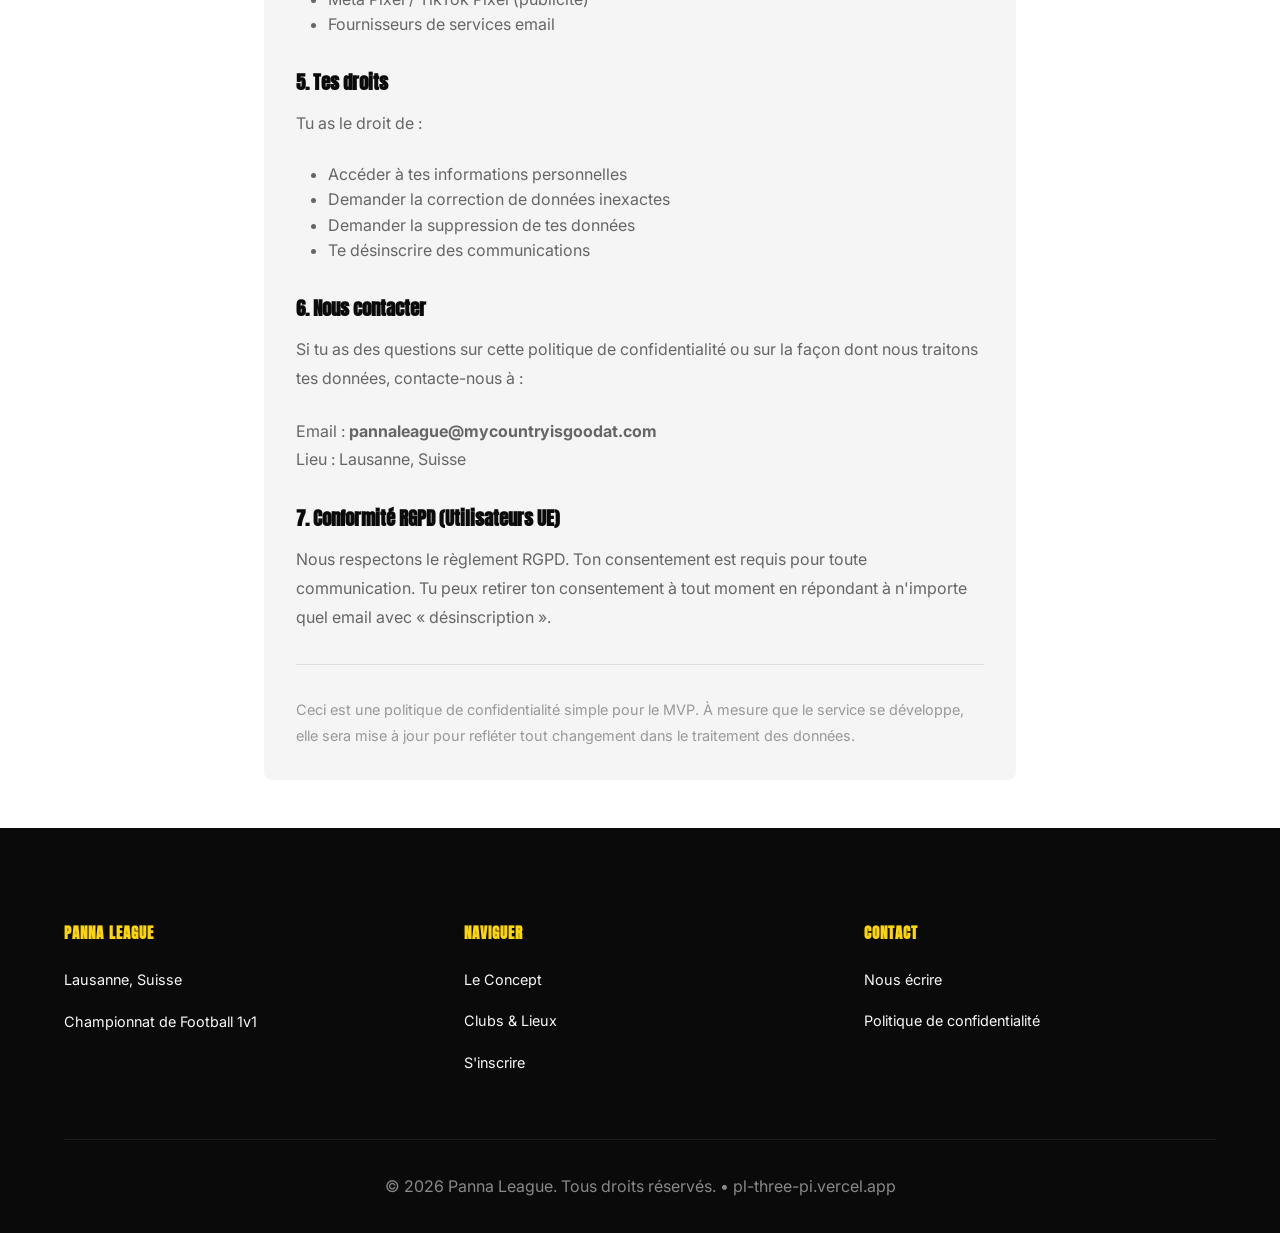
<file: privacy.html>
<!DOCTYPE html>
<html lang="fr">
<head>
    <!-- Google tag (gtag.js) -->
    <script async src="https://www.googletagmanager.com/gtag/js?id=G-HXHZ5R6NZJ"></script>
    <script>
        window.dataLayer = window.dataLayer || [];
        function gtag(){dataLayer.push(arguments);}
        gtag('js', new Date());
        gtag('config', 'G-HXHZ5R6NZJ');
    </script>
    <meta charset="UTF-8">
    <meta name="viewport" content="width=device-width, initial-scale=1.0">
    <meta name="description" content="Politique de confidentialité de Panna League">
    <title>Panna League | Politique de Confidentialité</title>
    <link rel="alternate" hreflang="fr" href="https://pl-three-pi.vercel.app/privacy.html">
    <link rel="alternate" hreflang="en" href="https://pl-three-pi.vercel.app/en/privacy.html">
    <link rel="alternate" hreflang="x-default" href="https://pl-three-pi.vercel.app/privacy.html">
    <link rel="canonical" href="https://pl-three-pi.vercel.app/privacy.html">
    <meta property="og:type" content="website">
    <meta property="og:locale" content="fr_CH">
    <meta property="og:title" content="Panna League | Politique de Confidentialité">
    <meta property="og:url" content="https://pl-three-pi.vercel.app/privacy.html">
    <meta property="og:image" content="https://pl-three-pi.vercel.app/assets/og-image.jpg">
    <link rel="icon" type="image/x-icon" href="/favicon.ico">
    <link rel="icon" type="image/png" sizes="160x160" href="/assets/logo-nav.png">
    <link rel="apple-touch-icon" href="/assets/apple-touch-icon.png">
    <link rel="preconnect" href="https://fonts.googleapis.com">
    <link rel="preconnect" href="https://fonts.gstatic.com" crossorigin>
    <link href="https://fonts.googleapis.com/css2?family=Anton&family=Inter:wght@400;500;600;700;800;900&display=swap" rel="stylesheet">
    <link rel="stylesheet" href="/styles.css">
</head>
<body>
    <!-- Navigation -->
    <nav class="navbar">
        <div class="nav-container">
            <div class="nav-logo">
                <a href="/">
                    <img src="/logo.png" alt="Panna League" width="40" height="40" class="logo-img">
                    <span class="logo-text">PANNA LEAGUE</span>
                </a>
            </div>
            <button class="hamburger" id="hamburger" aria-label="Toggle navigation menu" aria-expanded="false" aria-controls="navMenu">
                <span></span>
                <span></span>
                <span></span>
            </button>
            <ul class="nav-menu" id="navMenu" role="menu">
                <li><a href="/#about" class="nav-link">CONCEPT</a></li>
                <li><a href="/#register" class="nav-link">S'INSCRIRE</a></li>
                <li><a href="/club.html" class="nav-link">PARTENAIRES</a></li>
                <li><a href="/#contact" class="nav-link nav-primary">NOUS CONTACTER</a></li>
                <li class="lang-switch"><a href="/en/privacy.html" class="nav-link lang-link">🇬🇧 EN</a></li>
            </ul>
        </div>
    </nav>

    <!-- Hero Section -->
    <section class="hero hero-secondary" style="min-height: 300px;">
        <div class="hero-content">
            <h1 class="hero-title">POLITIQUE DE CONFIDENTIALITÉ</h1>
            <p class="hero-subtitle">Comment nous traitons tes informations</p>
        </div>
        <div class="hero-accent"></div>
    </section>

    <!-- Content -->
    <section style="padding: 3rem 0;">
        <div class="container" style="max-width: 800px;">
            <div style="background-color: #f5f5f5; padding: 2rem; border-radius: 8px;">
                <h2 style="margin-bottom: 1.5rem; font-size: 1.5rem;">Politique de Confidentialité</h2>

                <p style="margin-bottom: 1.5rem; color: #333;">
                    <strong>Dernière mise à jour : Janvier 2026</strong>
                </p>

                <h3 style="margin: 2rem 0 1rem; font-size: 1.2rem;">1. Informations que nous collectons</h3>
                <p style="margin-bottom: 1.5rem; color: #666;">
                    Lorsque tu t'inscris en tant que joueur ou que tu demandes des informations sur un partenariat, nous collectons :
                </p>
                <ul style="margin-bottom: 1.5rem; color: #666; padding-left: 2rem;">
                    <li>Nom complet</li>
                    <li>Adresse email</li>
                    <li>Numéro de téléphone (utilisé pour WhatsApp)</li>
                    <li>Tranche d'âge</li>
                    <li>Club de football (optionnel)</li>
                    <li>Pseudo réseaux sociaux (optionnel)</li>
                    <li>Comment tu as entendu parler de nous</li>
                </ul>

                <h3 style="margin: 2rem 0 1rem; font-size: 1.2rem;">2. Comment nous utilisons tes informations</h3>
                <p style="margin-bottom: 1.5rem; color: #666;">
                    Nous utilisons tes informations pour :
                </p>
                <ul style="margin-bottom: 1.5rem; color: #666; padding-left: 2rem;">
                    <li>Te contacter au sujet des événements Panna League</li>
                    <li>Gérer ton inscription</li>
                    <li>Envoyer des mises à jour et annonces sur les événements</li>
                    <li>Répondre aux demandes de partenariat</li>
                    <li>Améliorer notre site et nos services</li>
                </ul>

                <h3 style="margin: 2rem 0 1rem; font-size: 1.2rem;">3. Stockage des données</h3>
                <p style="margin-bottom: 1.5rem; color: #666;">
                    Tes données sont stockées de manière sécurisée avec un chiffrement conforme aux standards du secteur. Nous ne conservons que les informations nécessaires à nos objectifs et au respect des obligations légales.
                </p>

                <h3 style="margin: 2rem 0 1rem; font-size: 1.2rem;">4. Services tiers</h3>
                <p style="margin-bottom: 1.5rem; color: #666;">
                    Nous pouvons utiliser des services tiers pour stocker et gérer tes informations, notamment :
                </p>
                <ul style="margin-bottom: 1.5rem; color: #666; padding-left: 2rem;">
                    <li>Google Sheets / Airtable (stockage de données)</li>
                    <li>Google Analytics (statistiques du site)</li>
                    <li>Meta Pixel / TikTok Pixel (publicité)</li>
                    <li>Fournisseurs de services email</li>
                </ul>

                <h3 style="margin: 2rem 0 1rem; font-size: 1.2rem;">5. Tes droits</h3>
                <p style="margin-bottom: 1.5rem; color: #666;">
                    Tu as le droit de :
                </p>
                <ul style="margin-bottom: 1.5rem; color: #666; padding-left: 2rem;">
                    <li>Accéder à tes informations personnelles</li>
                    <li>Demander la correction de données inexactes</li>
                    <li>Demander la suppression de tes données</li>
                    <li>Te désinscrire des communications</li>
                </ul>

                <h3 style="margin: 2rem 0 1rem; font-size: 1.2rem;">6. Nous contacter</h3>
                <p style="margin-bottom: 1.5rem; color: #666;">
                    Si tu as des questions sur cette politique de confidentialité ou sur la façon dont nous traitons tes données, contacte-nous à :
                </p>
                <p style="color: #666;">
                    Email : <strong>pannaleague@mycountryisgoodat.com</strong><br>
                    Lieu : Lausanne, Suisse
                </p>

                <h3 style="margin: 2rem 0 1rem; font-size: 1.2rem;">7. Conformité RGPD (Utilisateurs UE)</h3>
                <p style="margin-bottom: 1.5rem; color: #666;">
                    Nous respectons le règlement RGPD. Ton consentement est requis pour toute communication. Tu peux retirer ton consentement à tout moment en répondant à n'importe quel email avec « désinscription ».
                </p>

                <hr style="margin: 2rem 0; border: none; border-top: 1px solid #ddd;">

                <p style="color: #999; font-size: 0.9rem;">
                    Ceci est une politique de confidentialité simple pour le MVP. À mesure que le service se développe, elle sera mise à jour pour refléter tout changement dans le traitement des données.
                </p>
            </div>
        </div>
    </section>

    <!-- Footer -->
    <footer class="footer">
        <div class="container">
            <div class="footer-content">
                <div class="footer-section">
                    <h4>PANNA LEAGUE</h4>
                    <p>Lausanne, Suisse</p>
                    <p>Championnat de Football 1v1</p>
                </div>
                <div class="footer-section">
                    <h4>NAVIGUER</h4>
                    <ul>
                        <li><a href="/">Le Concept</a></li>
                        <li><a href="/club.html">Clubs & Lieux</a></li>
                        <li><a href="/register.html">S'inscrire</a></li>
                    </ul>
                </div>
                <div class="footer-section">
                    <h4>CONTACT</h4>
                    <ul>
                        <li><a href="mailto:pannaleague@mycountryisgoodat.com">Nous écrire</a></li>
                        <li><a href="/privacy.html">Politique de confidentialité</a></li>
                    </ul>
                </div>
            </div>
            <div class="footer-bottom">
                <p>&copy; 2026 Panna League. Tous droits réservés. • <a href="https://pl-three-pi.vercel.app">pl-three-pi.vercel.app</a></p>
            </div>
        </div>
    </footer>

    <script src="/script.js"></script>
</body>
</html>
</file>
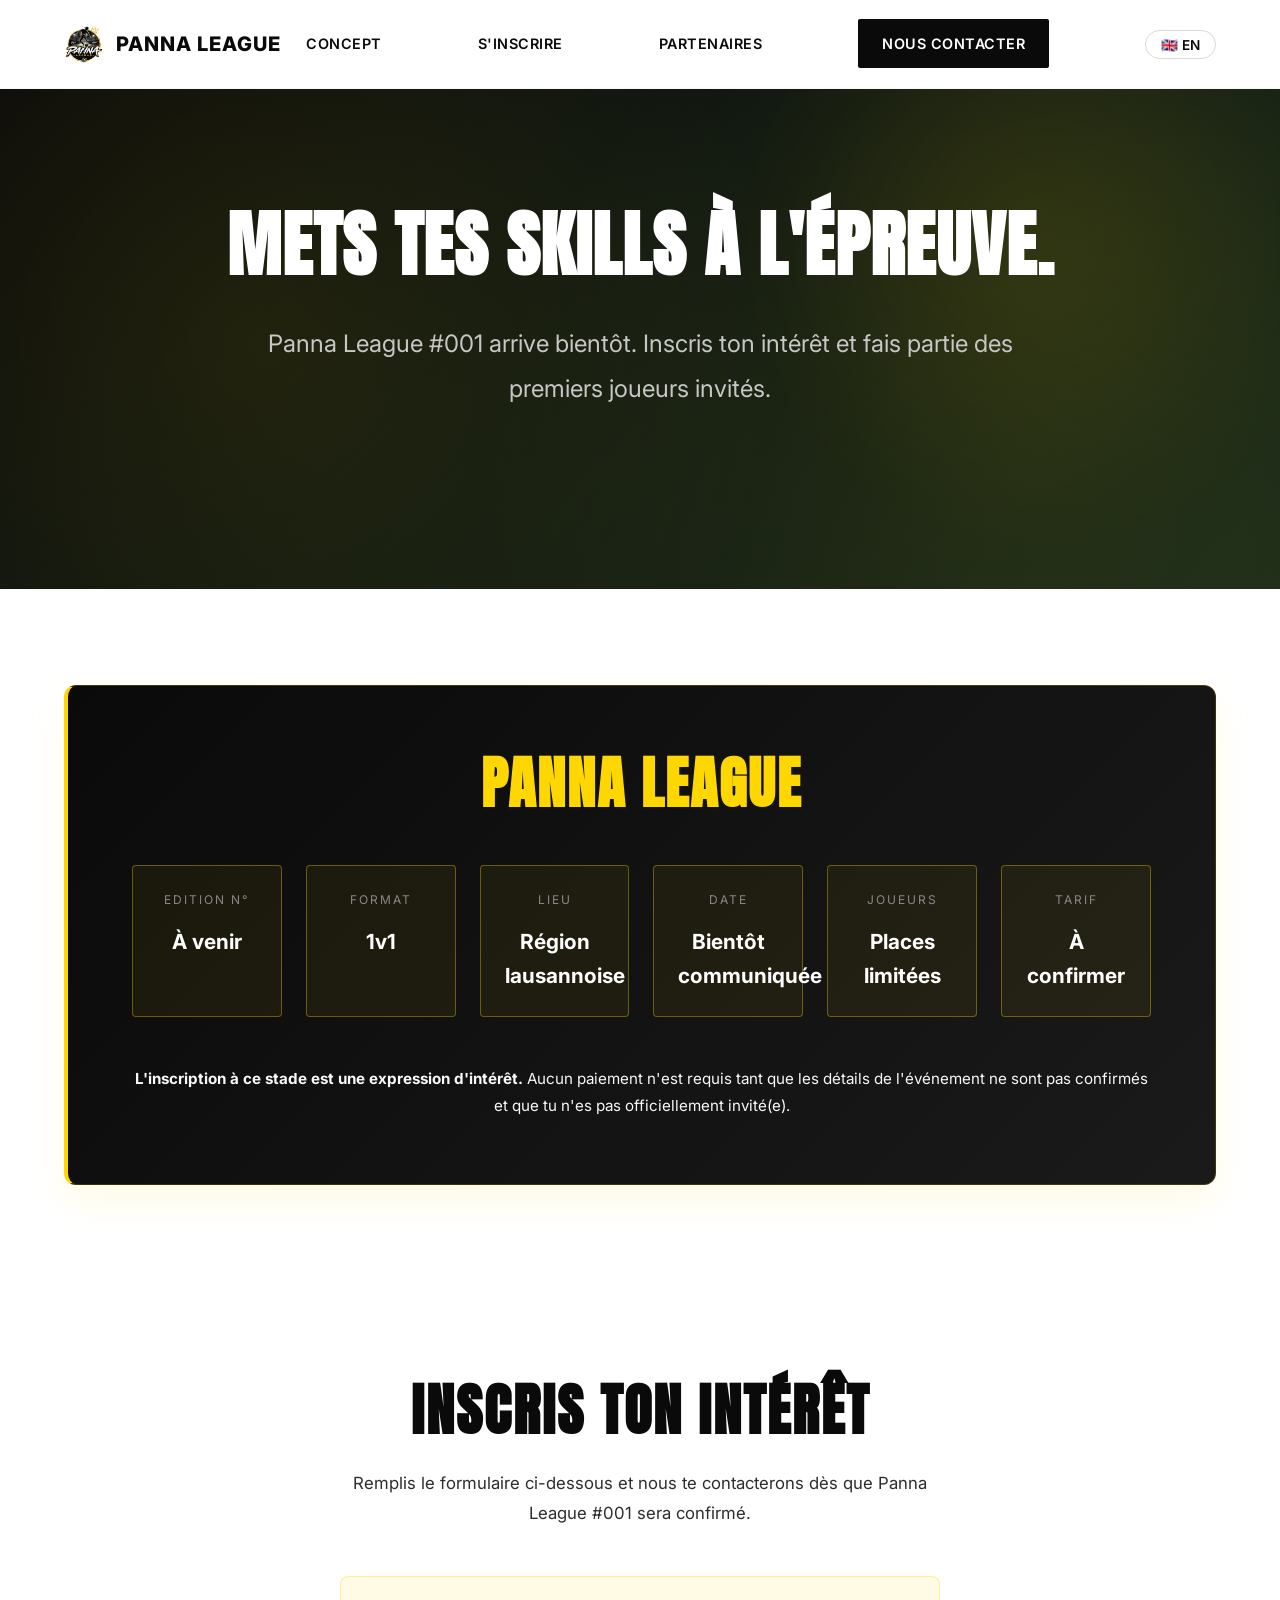
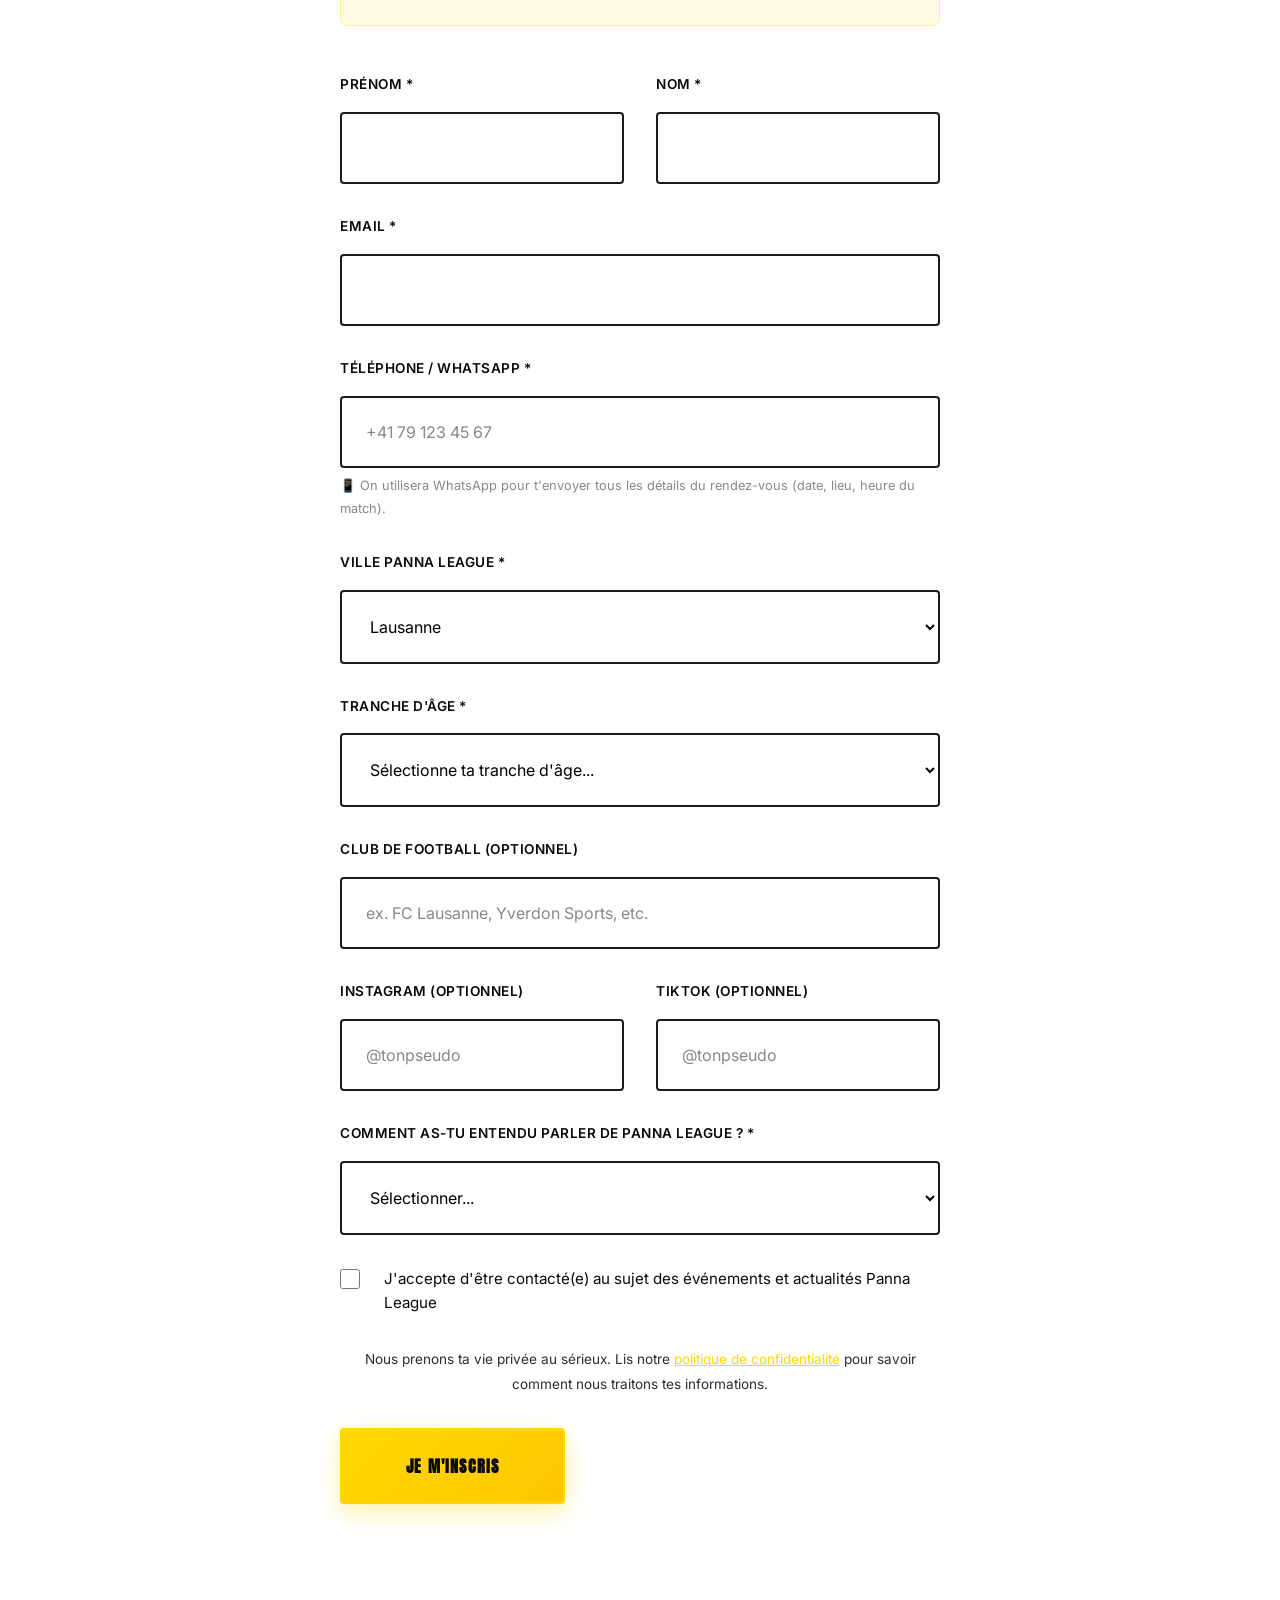
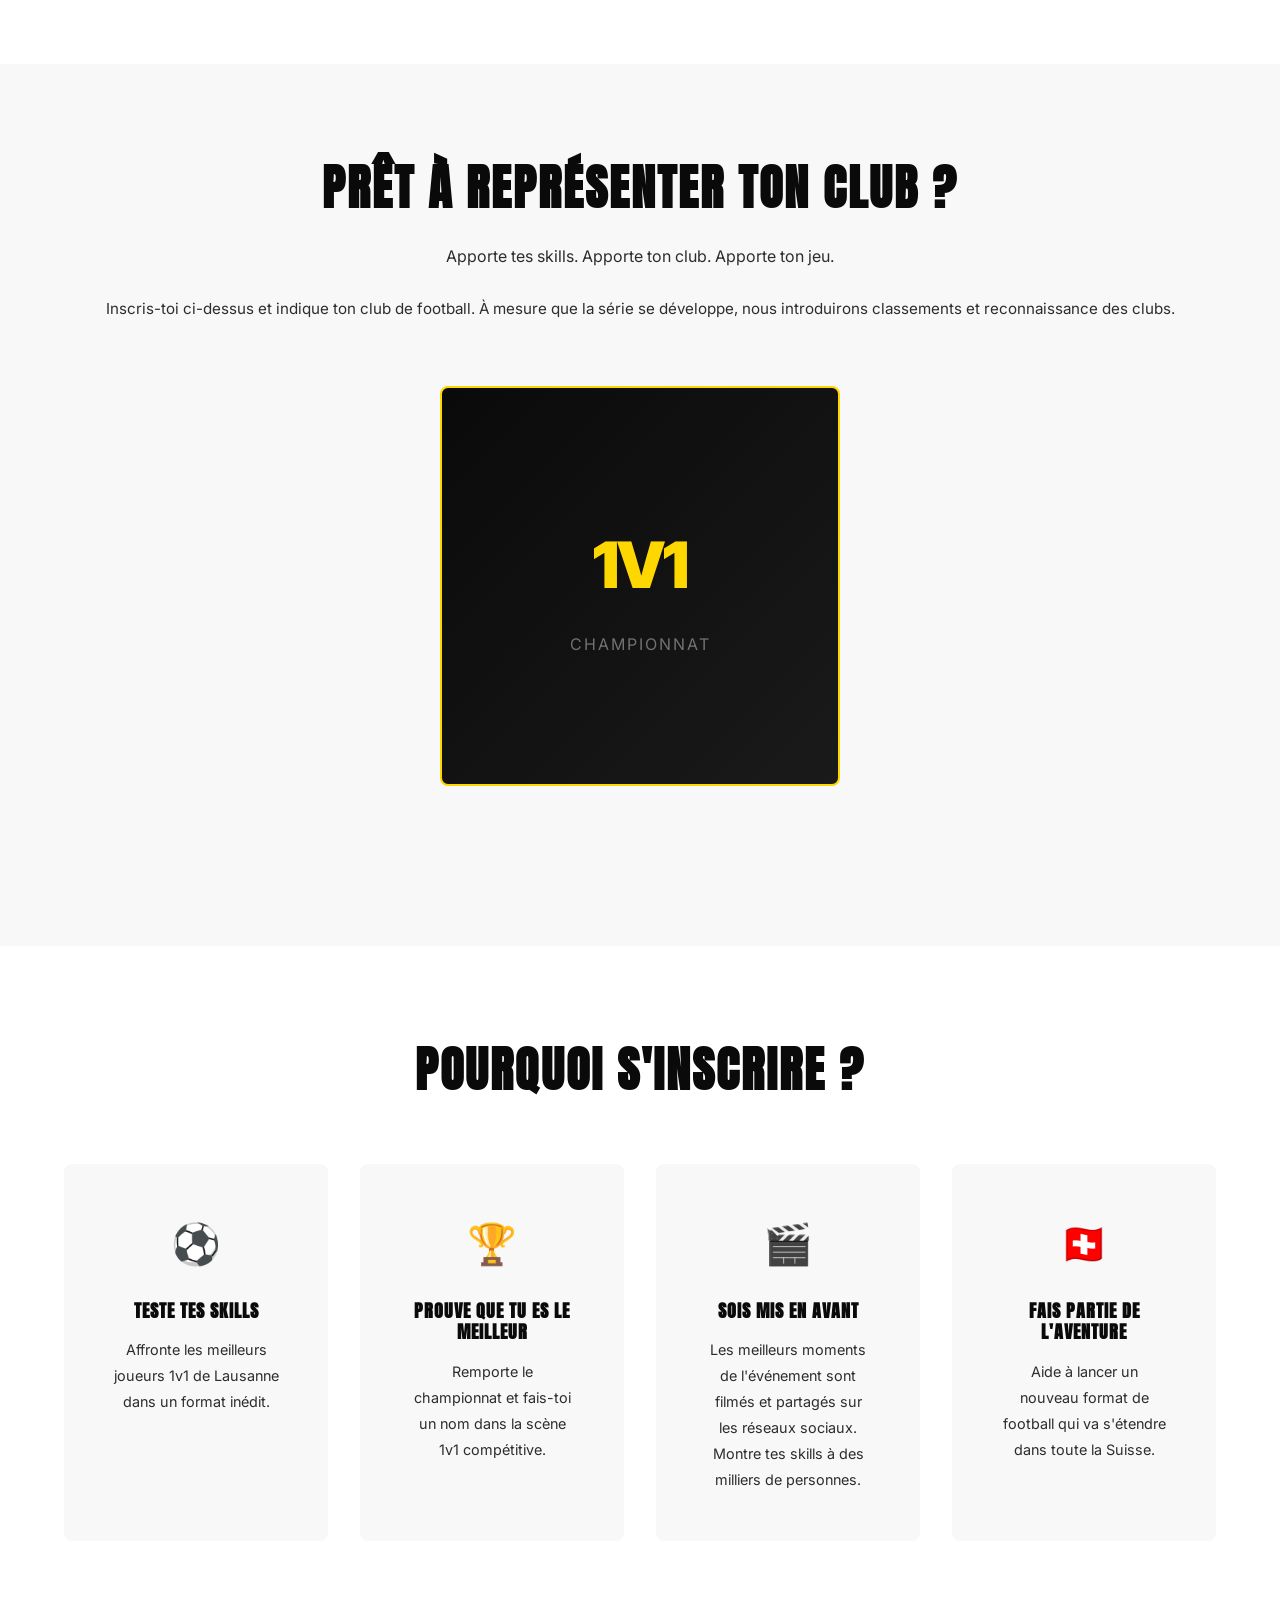
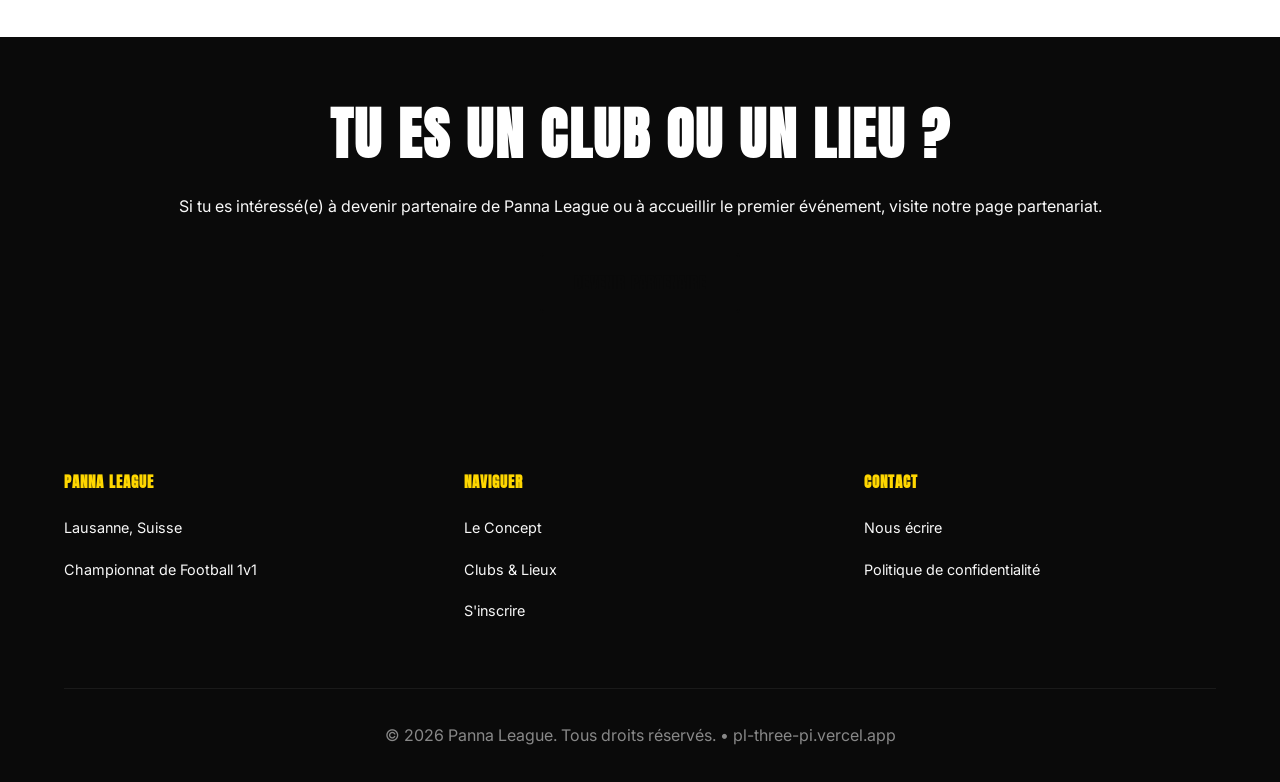
<file: register.html>
<!DOCTYPE html>
<html lang="fr">
<head>
    <!-- Google tag (gtag.js) -->
    <script async src="https://www.googletagmanager.com/gtag/js?id=G-HXHZ5R6NZJ"></script>
    <script>
        window.dataLayer = window.dataLayer || [];
        function gtag(){dataLayer.push(arguments);}
        gtag('js', new Date());
        gtag('config', 'G-HXHZ5R6NZJ');
    </script>
    <meta charset="UTF-8">
    <meta name="viewport" content="width=device-width, initial-scale=1.0">
    <meta name="description" content="Inscris ton intérêt pour Panna League #001, un nouveau défi de football 1v1 qui arrive à Lausanne, en Suisse.">
    <meta property="og:title" content="Panna League #001 | Inscription Football 1v1">
    <meta property="og:description" content="Inscris ton intérêt pour Panna League #001, un nouveau défi de football 1v1 qui arrive à Lausanne, en Suisse.">
    <meta property="og:image" content="https://pl-three-pi.vercel.app/assets/og-image.jpg">
    <meta property="og:type" content="website">
    <meta property="og:locale" content="fr_CH">
    <meta property="og:url" content="https://pl-three-pi.vercel.app/register.html">
    <meta name="theme-color" content="#FFD700">
    <title>Panna League #001 | Inscription Football 1v1</title>
    <link rel="alternate" hreflang="fr" href="https://pl-three-pi.vercel.app/register.html">
    <link rel="alternate" hreflang="en" href="https://pl-three-pi.vercel.app/en/register.html">
    <link rel="alternate" hreflang="x-default" href="https://pl-three-pi.vercel.app/register.html">
    <link rel="canonical" href="https://pl-three-pi.vercel.app/register.html">
    <link rel="icon" type="image/x-icon" href="/favicon.ico">
    <link rel="icon" type="image/png" sizes="160x160" href="/assets/logo-nav.png">
    <link rel="apple-touch-icon" href="/assets/apple-touch-icon.png">
    <link rel="preconnect" href="https://fonts.googleapis.com">
    <link rel="preconnect" href="https://fonts.gstatic.com" crossorigin>
    <link href="https://fonts.googleapis.com/css2?family=Anton&family=Inter:wght@400;500;600;700;800;900&display=swap" rel="stylesheet">
    <link rel="stylesheet" href="/styles.css">
</head>
<body>
    <!-- Navigation -->
    <nav class="navbar">
        <div class="nav-container">
            <div class="nav-logo">
                <a href="/">
                    <img src="/logo.png" alt="Panna League" width="40" height="40" class="logo-img">
                    <span class="logo-text">PANNA LEAGUE</span>
                </a>
            </div>
            <button class="hamburger" id="hamburger" aria-label="Toggle navigation menu" aria-expanded="false" aria-controls="navMenu">
                <span></span>
                <span></span>
                <span></span>
            </button>
            <ul class="nav-menu" id="navMenu" role="menu">
                <li><a href="/#about" class="nav-link">CONCEPT</a></li>
                <li><a href="/#register" class="nav-link">S'INSCRIRE</a></li>
                <li><a href="/club.html" class="nav-link">PARTENAIRES</a></li>
                <li><a href="/#contact" class="nav-link nav-primary">NOUS CONTACTER</a></li>
                <li class="lang-switch"><a href="/en/register.html" class="nav-link lang-link">🇬🇧 EN</a></li>
            </ul>
        </div>
    </nav>

    <!-- Hero Section -->
    <section class="hero hero-register">
        <div class="hero-content">
            <h1 class="hero-title">METS TES SKILLS À L'ÉPREUVE.</h1>
            <p class="hero-subtitle">Panna League #001 arrive bientôt. Inscris ton intérêt et fais partie des premiers joueurs invités.</p>
        </div>
        <div class="hero-accent accent-green"></div>
    </section>

    <!-- Event Card Section -->
    <section class="event-card-section">
        <div class="container">
            <div class="event-card">
                <div class="event-header">
                    <h2>PANNA LEAGUE</h2>
                </div>
                <div class="event-details">
                    <div class="event-detail-item">
                        <span class="detail-label">EDITION N°</span>
                        <span class="detail-value" data-event-field="edition">À venir</span>
                    </div>
                    <div class="event-detail-item">
                        <span class="detail-label">FORMAT</span>
                        <span class="detail-value">1v1</span>
                    </div>
                    <div class="event-detail-item">
                        <span class="detail-label">LIEU</span>
                        <span class="detail-value" data-event-field="location">Région lausannoise</span>
                    </div>
                    <div class="event-detail-item">
                        <span class="detail-label">DATE</span>
                        <span class="detail-value" data-event-field="date">Bientôt communiquée</span>
                    </div>
                    <div class="event-detail-item">
                        <span class="detail-label">JOUEURS</span>
                        <span class="detail-value" data-event-field="players">Places limitées</span>
                    </div>
                    <div class="event-detail-item">
                        <span class="detail-label">TARIF</span>
                        <span class="detail-value">À confirmer</span>
                    </div>
                </div>
                <p class="event-note">
                    <strong>L'inscription à ce stade est une expression d'intérêt.</strong> Aucun paiement n'est requis tant que les détails de l'événement ne sont pas confirmés et que tu n'es pas officiellement invité(e).
                </p>
            </div>

            <div class="upcoming-events" id="upcoming-events" style="display:none;">
                <p class="upcoming-events-title">Prochaines villes</p>
                <div class="upcoming-events-list" id="upcoming-events-list"></div>
            </div>
        </div>
    </section>

    <!-- Registration Form Section -->
    <section class="registration-section">
        <div class="container">
            <div class="registration-wrapper">
                <h2>INSCRIS TON INTÉRÊT</h2>
                <p class="form-intro">Remplis le formulaire ci-dessous et nous te contacterons dès que Panna League #001 sera confirmé.</p>

                <div id="referral-banner" class="referral-banner" hidden></div>

                <form class="player-form" id="playerForm" action="https://formspree.io/f/xgawrovp" method="POST">
                        <input type="text" name="_gotcha" style="display:none" tabindex="-1" autocomplete="off">
                    <div class="form-row">
                        <div class="form-group">
                            <label for="first-name">Prénom *</label>
                            <input type="text" id="first-name" name="first_name" required>
                        </div>
                        <div class="form-group">
                            <label for="last-name">Nom *</label>
                            <input type="text" id="last-name" name="last_name" required>
                        </div>
                    </div>

                    <div class="form-group">
                        <label for="email">Email *</label>
                        <input type="email" id="email" name="email" required>
                    </div>

                    <div class="form-group">
                        <label for="phone">Téléphone / WhatsApp *</label>
                        <input type="tel" id="phone" name="phone" placeholder="+41 79 123 45 67" required>
                        <p class="field-hint">📱 On utilisera WhatsApp pour t'envoyer tous les détails du rendez-vous (date, lieu, heure du match).</p>
                    </div>

                    <div class="form-group">
                        <label for="reg-city">Ville Panna League *</label>
                        <select id="reg-city" name="city" data-city-select required>
                            <option value="">Sélectionner une ville...</option>
                            <option value="Lausanne" selected>Lausanne</option>
                        </select>
                    </div>

                    <div class="form-group">
                        <label for="age-group">Tranche d'âge *</label>
                        <select id="age-group" name="age_group" required>
                            <option value="">Sélectionne ta tranche d'âge...</option>
                            <option value="Under 16">Moins de 16 ans</option>
                            <option value="16-17">16–17 ans</option>
                            <option value="18-24">18–24 ans</option>
                            <option value="25-34">25–34 ans</option>
                            <option value="35+">35 ans et +</option>
                        </select>
                    </div>

                    <div class="form-group">
                        <label for="club">Club de football (optionnel)</label>
                        <input type="text" id="club" name="club" placeholder="ex. FC Lausanne, Yverdon Sports, etc.">
                    </div>

                    <div class="form-row">
                        <div class="form-group">
                            <label for="instagram">Instagram (optionnel)</label>
                            <input type="text" id="instagram" name="instagram" placeholder="@tonpseudo">
                        </div>
                        <div class="form-group">
                            <label for="tiktok">TikTok (optionnel)</label>
                            <input type="text" id="tiktok" name="tiktok" placeholder="@tonpseudo">
                        </div>
                    </div>

                    <div class="form-group">
                        <label for="hear-about">Comment as-tu entendu parler de Panna League ? *</label>
                        <select id="hear-about" name="hear_about" required>
                            <option value="">Sélectionner...</option>
                            <option value="My football club">Mon club de football</option>
                            <option value="Friend">Un ami</option>
                            <option value="Instagram">Instagram</option>
                            <option value="TikTok">TikTok</option>
                            <option value="Google">Google</option>
                            <option value="Other">Autre</option>
                        </select>
                    </div>

                    <div class="form-group form-checkbox">
                        <input type="checkbox" id="contact-agree" name="contact_agree" required>
                        <label for="contact-agree">J'accepte d'être contacté(e) au sujet des événements et actualités Panna League</label>
                    </div>

                    <p class="privacy-note">
                        Nous prenons ta vie privée au sérieux. Lis notre <a href="/privacy.html">politique de confidentialité</a> pour savoir comment nous traitons tes informations.
                    </p>

                    <button type="submit" class="btn btn-primary btn-large">JE M'INSCRIS</button>
                </form>

                <div id="registrationSuccess" class="success-message" style="display: none;">
                    <div class="success-content">
                        <h3>C'EST NOTÉ.</h3>
                        <p>Merci pour ton inscription. On te contacte dès que Panna League #001 est confirmé.</p>
                        <div class="success-social">
                            <p><strong>Reste connecté(e) pour les news :</strong></p>
                            <p style="font-size: 0.9rem; color: #999;">Plus d'infos bientôt ! On restera en contact par email.</p>
                        </div>
                        <a href="/" class="btn btn-outline">RETOUR À L'ACCUEIL</a>
                    </div>
                </div>
            </div>
        </div>
    </section>

    <!-- Social Proof Section -->
    <section class="ready-to-represent">
        <div class="container">
            <h2 class="section-title">PRÊT À REPRÉSENTER TON CLUB ?</h2>
            <p>Apporte tes skills. Apporte ton club. Apporte ton jeu.</p>
            <p class="subtext">Inscris-toi ci-dessus et indique ton club de football. À mesure que la série se développe, nous introduirons classements et reconnaissance des clubs.</p>
            <div class="represent-visual">
                <div class="visual-placeholder placeholder-green">
                    <div class="visual-text">1V1</div>
                    <div class="visual-subtext">Championnat</div>
                </div>
            </div>
        </div>
    </section>

    <!-- Benefits for Players -->
    <section class="player-benefits">
        <div class="container">
            <h2 class="section-title">POURQUOI S'INSCRIRE ?</h2>
            <div class="benefits-simple">
                <div class="benefit-simple-item">
                    <div class="benefit-icon">⚽</div>
                    <h4>Teste tes skills</h4>
                    <p>Affronte les meilleurs joueurs 1v1 de Lausanne dans un format inédit.</p>
                </div>
                <div class="benefit-simple-item">
                    <div class="benefit-icon">🏆</div>
                    <h4>Prouve que tu es le meilleur</h4>
                    <p>Remporte le championnat et fais-toi un nom dans la scène 1v1 compétitive.</p>
                </div>
                <div class="benefit-simple-item">
                    <div class="benefit-icon">🎬</div>
                    <h4>Sois mis en avant</h4>
                    <p>Les meilleurs moments de l'événement sont filmés et partagés sur les réseaux sociaux. Montre tes skills à des milliers de personnes.</p>
                </div>
                <div class="benefit-simple-item">
                    <div class="benefit-icon">🇨🇭</div>
                    <h4>Fais partie de l'aventure</h4>
                    <p>Aide à lancer un nouveau format de football qui va s'étendre dans toute la Suisse.</p>
                </div>
            </div>
        </div>
    </section>

    <!-- Also For Clubs -->
    <section class="also-for-clubs">
        <div class="container">
            <h2>TU ES UN CLUB OU UN LIEU ?</h2>
            <p>Si tu es intéressé(e) à devenir partenaire de Panna League ou à accueillir le premier événement, visite notre page partenariat.</p>
            <a href="/club.html" class="btn btn-secondary">DEVENIR PARTENAIRE</a>
        </div>
    </section>

    <!-- Footer -->
    <footer class="footer">
        <div class="container">
            <div class="footer-content">
                <div class="footer-section">
                    <h4>PANNA LEAGUE</h4>
                    <p>Lausanne, Suisse</p>
                    <p>Championnat de Football 1v1</p>
                </div>
                <div class="footer-section">
                    <h4>NAVIGUER</h4>
                    <ul>
                        <li><a href="/">Le Concept</a></li>
                        <li><a href="/club.html">Clubs & Lieux</a></li>
                        <li><a href="/register.html">S'inscrire</a></li>
                    </ul>
                </div>
                <div class="footer-section">
                    <h4>CONTACT</h4>
                    <ul>
                        <li><a href="mailto:pannaleague@mycountryisgoodat.com">Nous écrire</a></li>
                        <li><a href="/privacy.html">Politique de confidentialité</a></li>
                    </ul>
                </div>
            </div>
            <div class="footer-bottom">
                <p>&copy; 2026 Panna League. Tous droits réservés. • <a href="https://pl-three-pi.vercel.app">pl-three-pi.vercel.app</a></p>
            </div>
        </div>
    </footer>

    <script src="/script.js"></script>
</body>
</html>
</file>
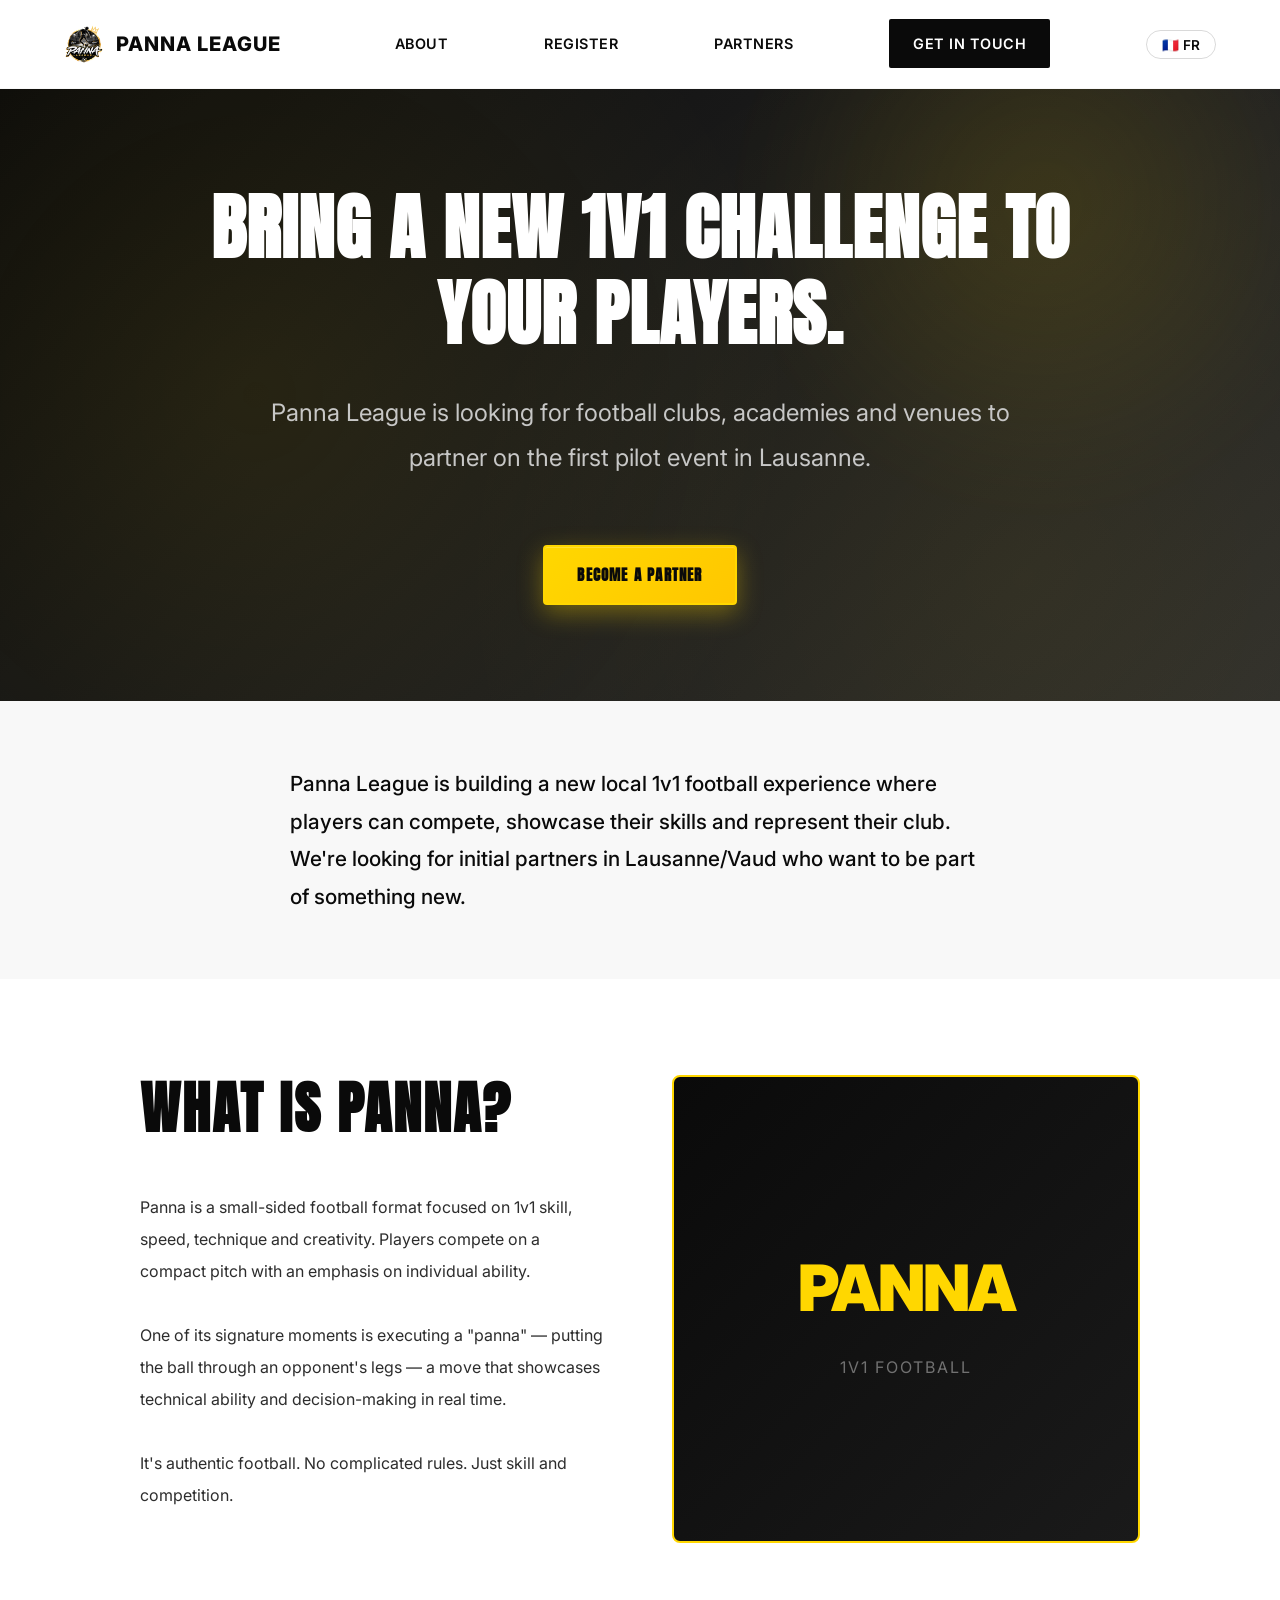
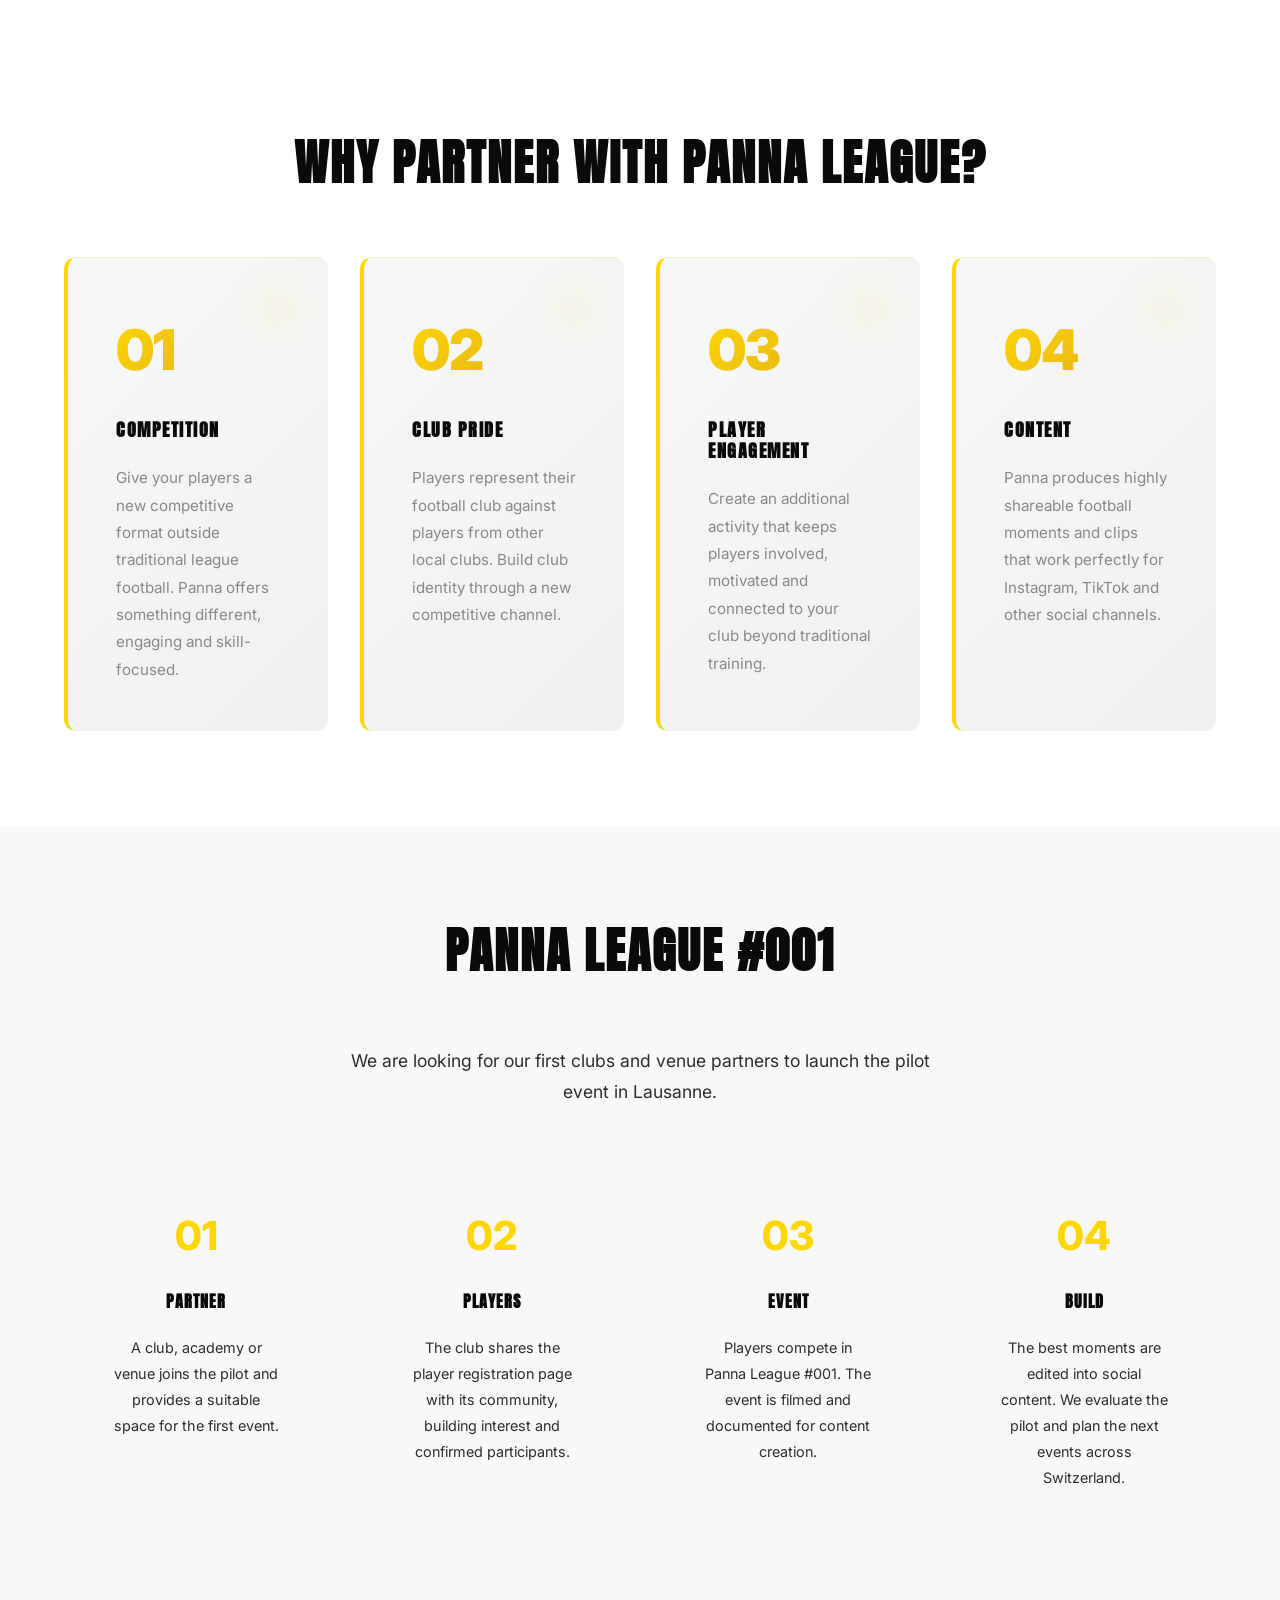
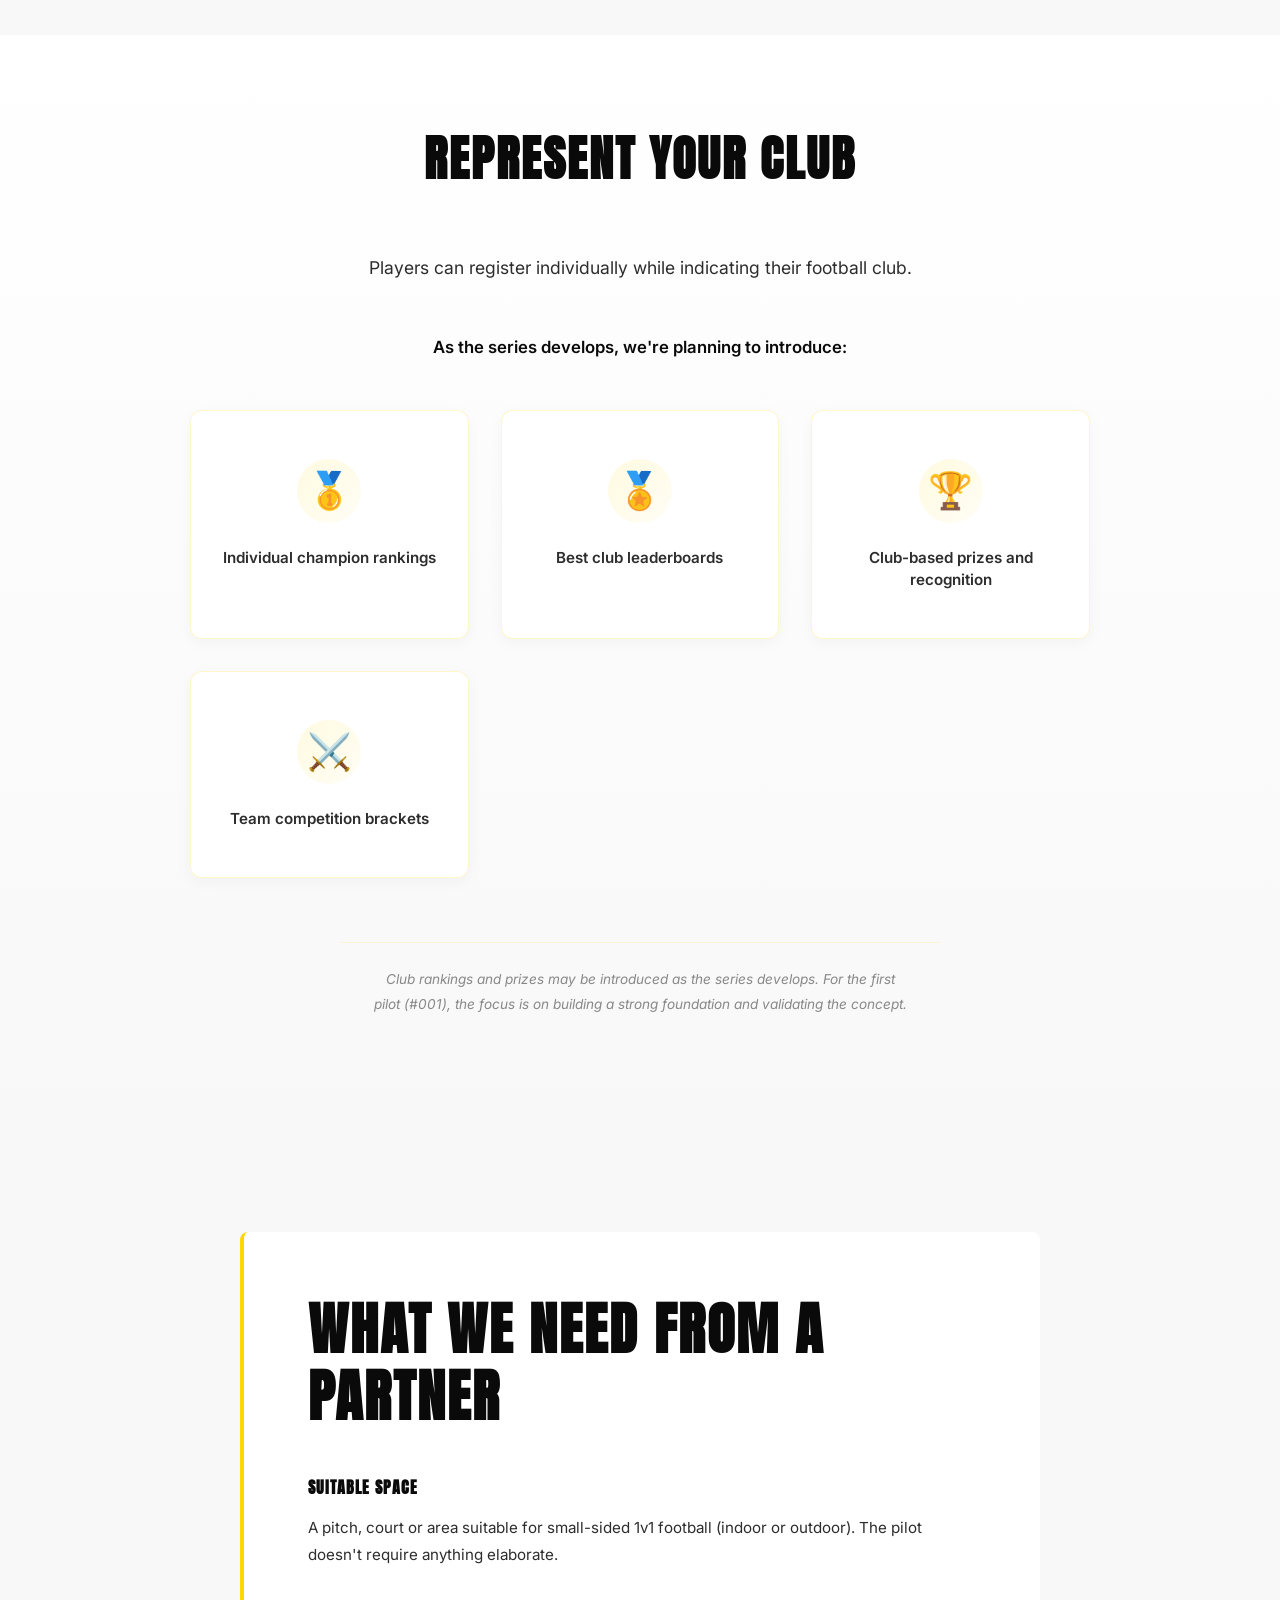
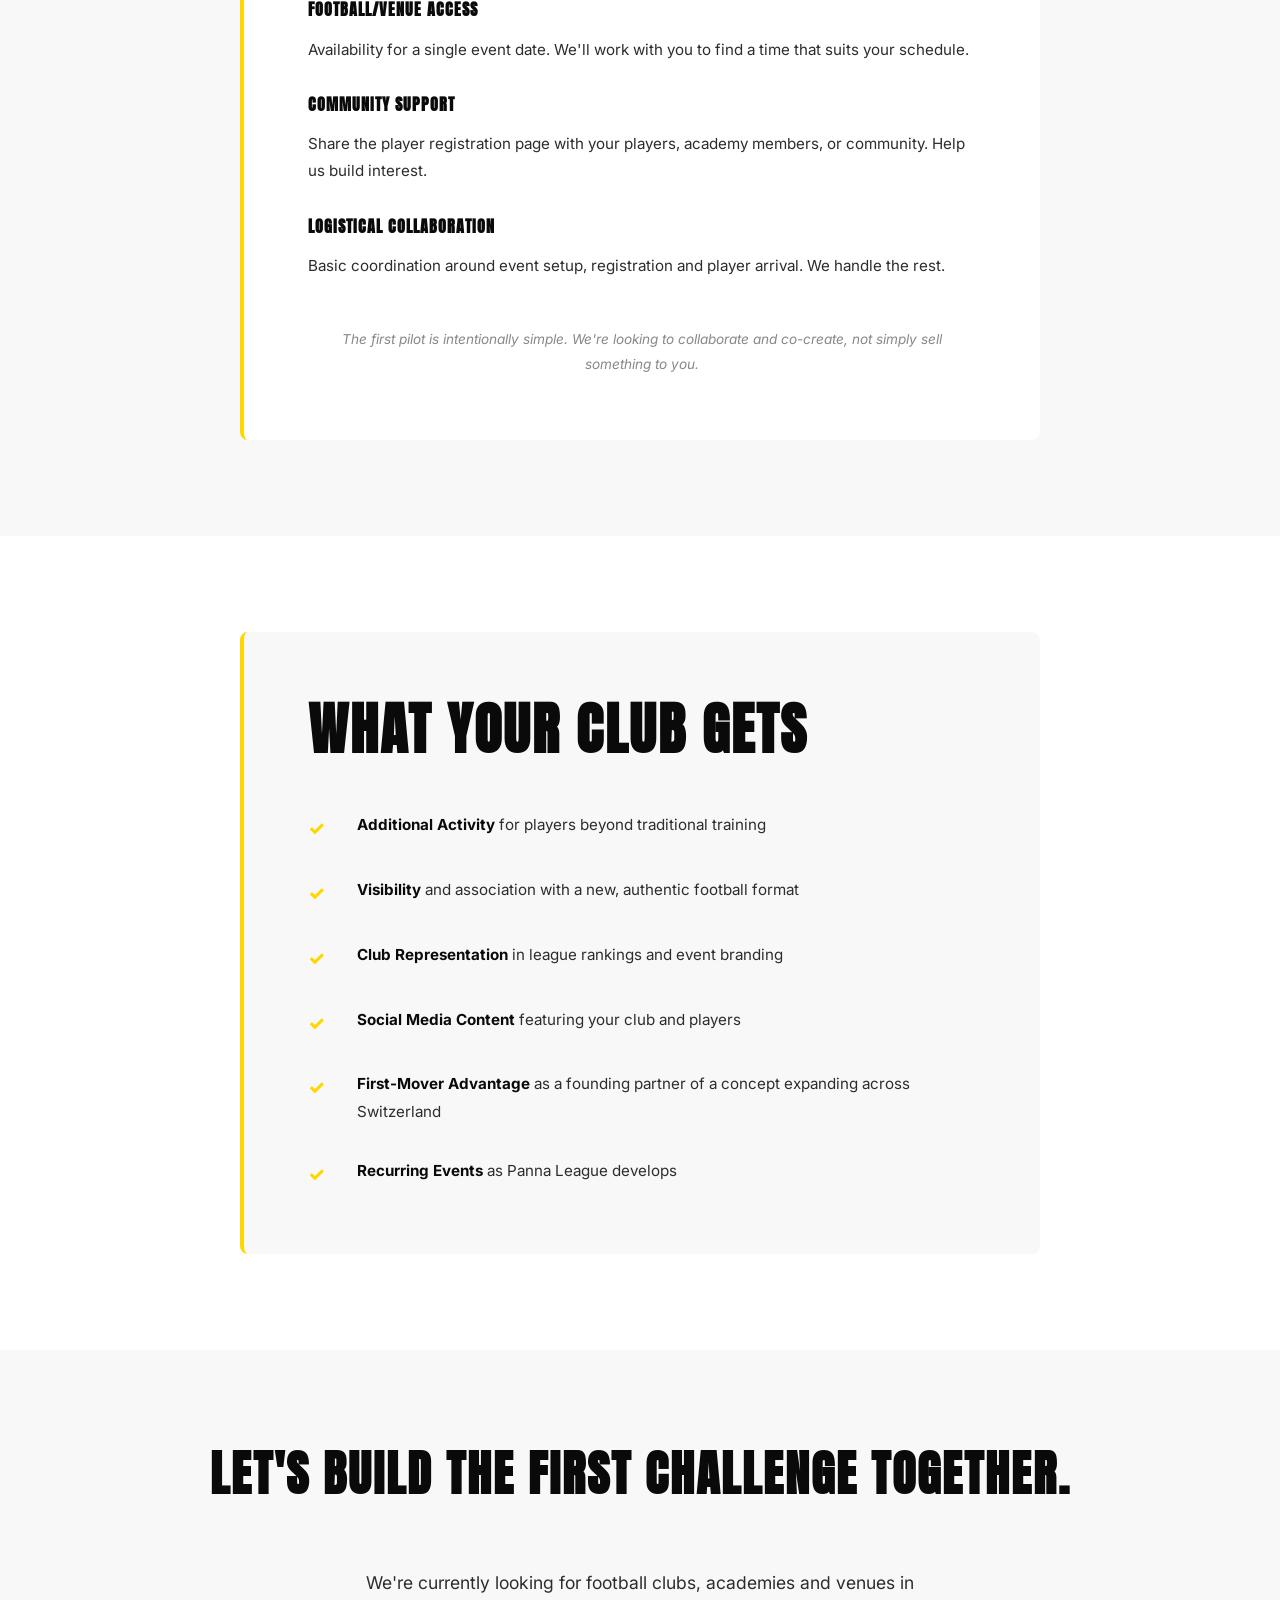
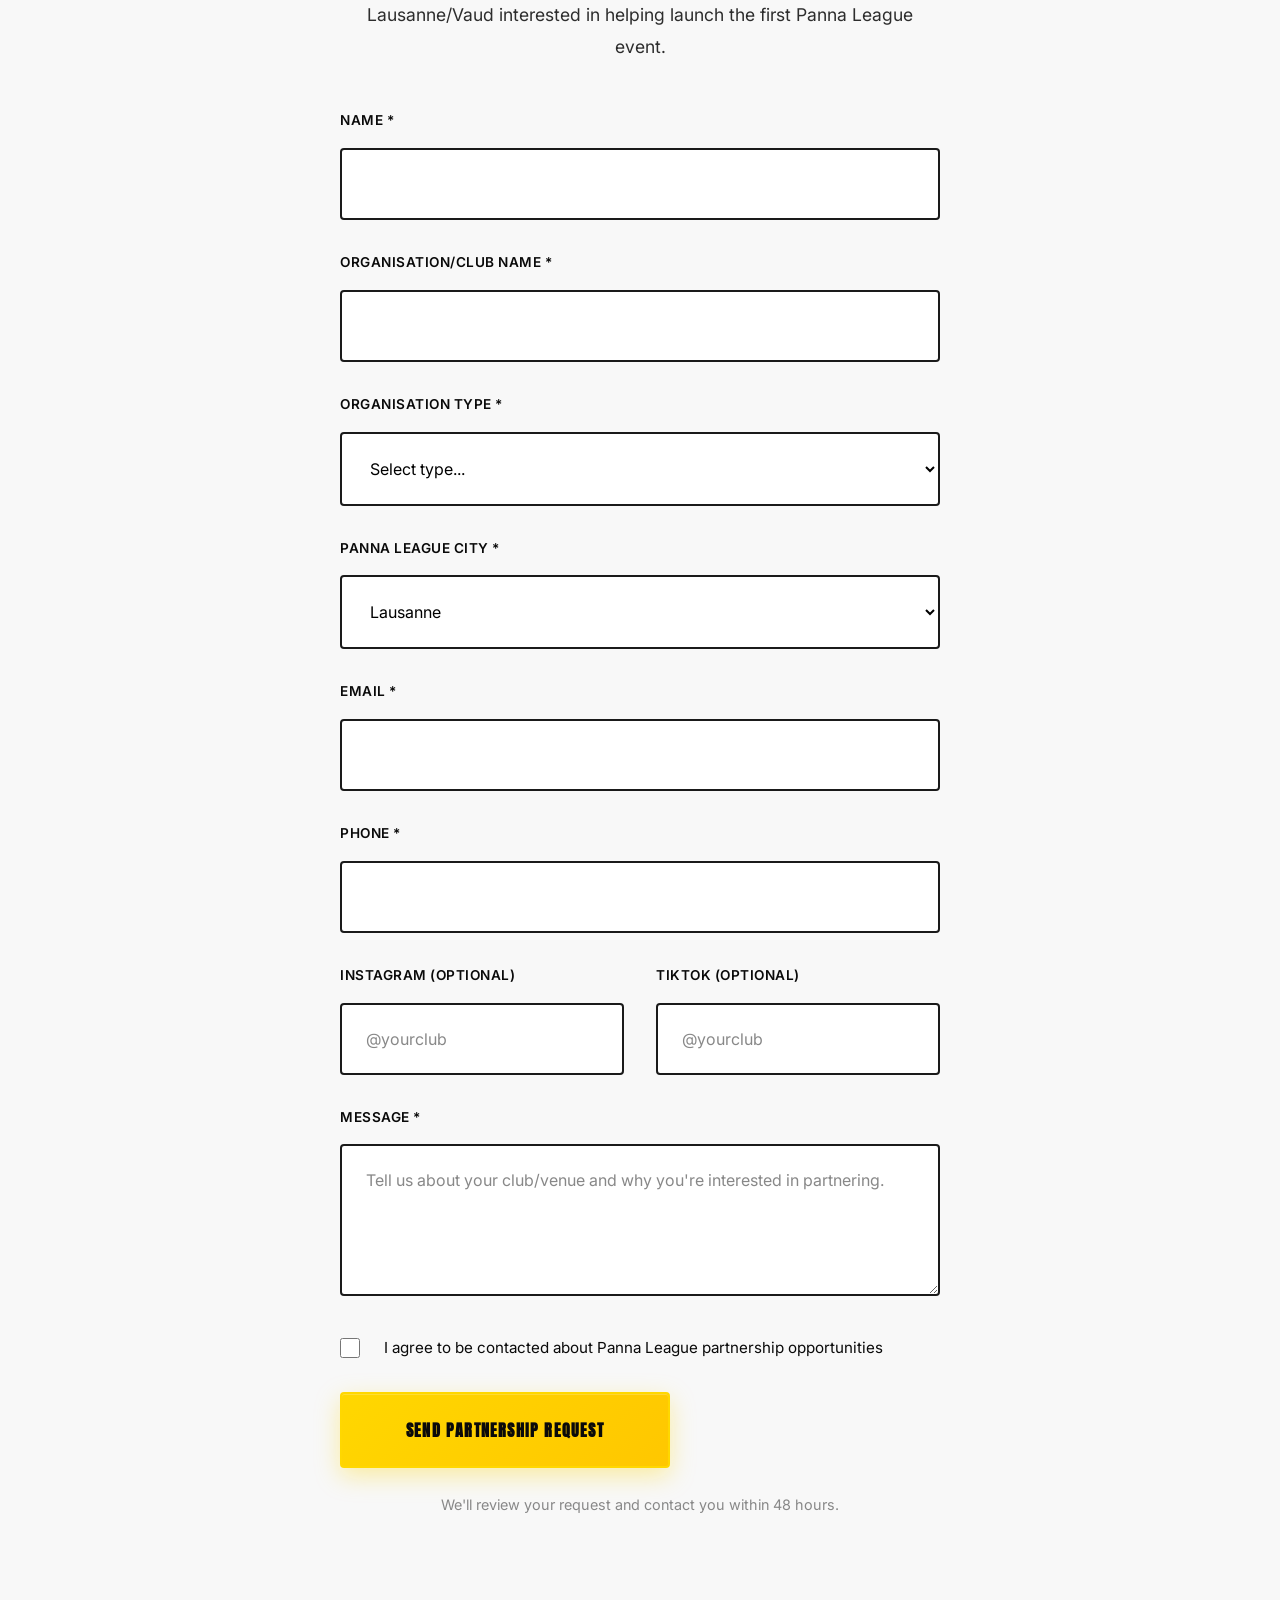
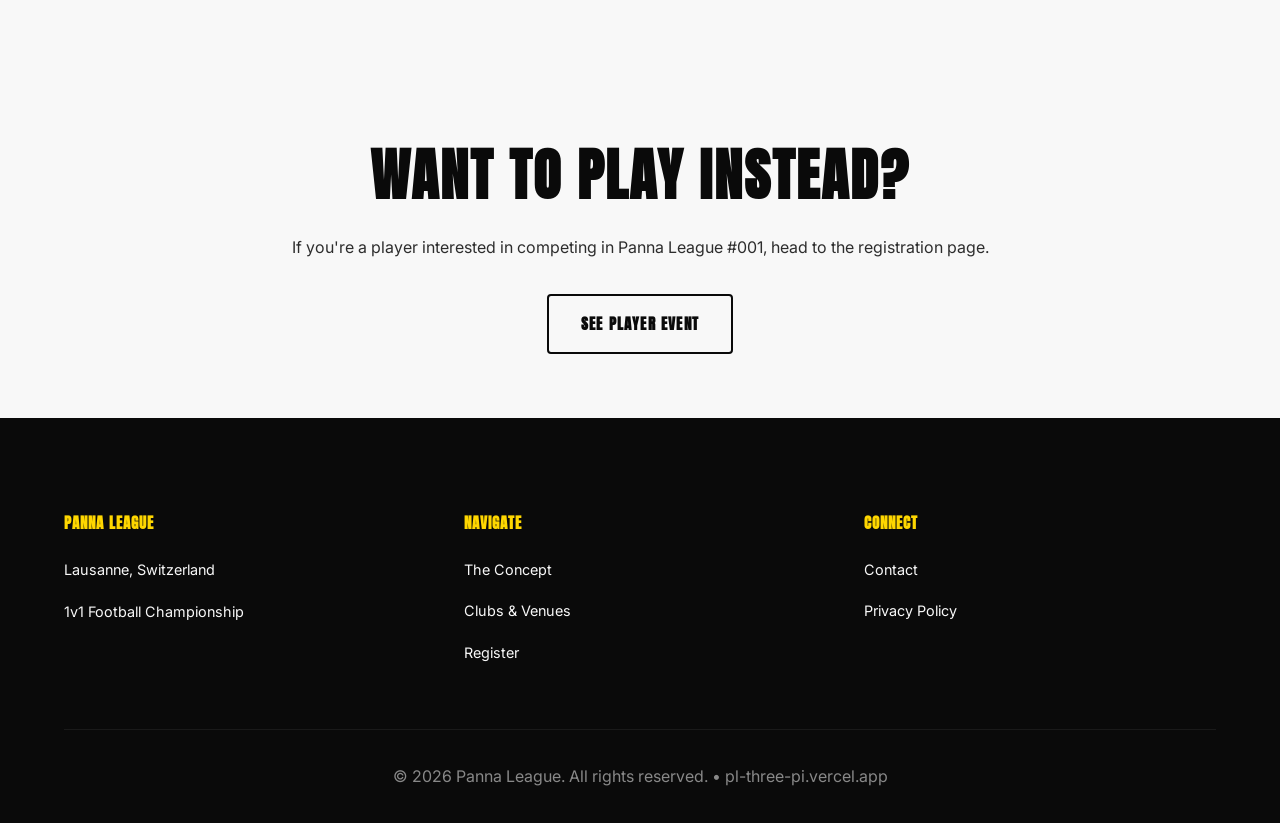
<file: en/club.html>
<!DOCTYPE html>
<html lang="en">
<head>
    <!-- Google tag (gtag.js) -->
    <script async src="https://www.googletagmanager.com/gtag/js?id=G-HXHZ5R6NZJ"></script>
    <script>
        window.dataLayer = window.dataLayer || [];
        function gtag(){dataLayer.push(arguments);}
        gtag('js', new Date());
        gtag('config', 'G-HXHZ5R6NZJ');
    </script>
    <meta charset="UTF-8">
    <meta name="viewport" content="width=device-width, initial-scale=1.0">
    <meta name="description" content="Panna League brings competitive 1v1 football to Lausanne. Discover the concept and become a club, academy or venue partner.">
    <meta property="og:title" content="Panna League | 1v1 Football Events & Club Partnerships">
    <meta property="og:description" content="Panna League brings competitive 1v1 football to Lausanne. Discover the concept and become a club, academy or venue partner.">
    <meta property="og:image" content="https://pl-three-pi.vercel.app/assets/og-image.jpg">
    <meta property="og:type" content="website">
    <meta property="og:locale" content="en_US">
    <meta property="og:url" content="https://pl-three-pi.vercel.app/en/club.html">
    <meta name="theme-color" content="#FFD700">
    <title>Panna League | 1v1 Football Events & Club Partnerships</title>
    <link rel="alternate" hreflang="fr" href="https://pl-three-pi.vercel.app/club.html">
    <link rel="alternate" hreflang="en" href="https://pl-three-pi.vercel.app/en/club.html">
    <link rel="alternate" hreflang="x-default" href="https://pl-three-pi.vercel.app/club.html">
    <link rel="canonical" href="https://pl-three-pi.vercel.app/en/club.html">
    <link rel="icon" type="image/x-icon" href="/favicon.ico">
    <link rel="icon" type="image/png" sizes="160x160" href="/assets/logo-nav.png">
    <link rel="apple-touch-icon" href="/assets/apple-touch-icon.png">
    <link rel="preconnect" href="https://fonts.googleapis.com">
    <link rel="preconnect" href="https://fonts.gstatic.com" crossorigin>
    <link href="https://fonts.googleapis.com/css2?family=Anton&family=Inter:wght@400;500;600;700;800;900&display=swap" rel="stylesheet">
    <link rel="stylesheet" href="/styles.css">
</head>
<body>
    <!-- Navigation -->
    <nav class="navbar">
        <div class="nav-container">
            <div class="nav-logo">
                <a href="/en/">
                    <img src="/logo.png" alt="Panna League" width="40" height="40" class="logo-img">
                    <span class="logo-text">PANNA LEAGUE</span>
                </a>
            </div>
            <button class="hamburger" id="hamburger" aria-label="Toggle navigation menu" aria-expanded="false" aria-controls="navMenu">
                <span></span>
                <span></span>
                <span></span>
            </button>
            <ul class="nav-menu" id="navMenu" role="menu">
                <li><a href="/en/#about" class="nav-link">ABOUT</a></li>
                <li><a href="/en/#register" class="nav-link">REGISTER</a></li>
                <li><a href="/en/club.html" class="nav-link">PARTNERS</a></li>
                <li><a href="/en/#contact" class="nav-link nav-primary">GET IN TOUCH</a></li>
            <li class="lang-switch"><a href="/club.html" class="nav-link lang-link">🇫🇷 FR</a></li></ul>
        </div>
    </nav>

    <!-- Hero Section -->
    <section class="hero hero-secondary">
        <div class="hero-content">
            <h1 class="hero-title">BRING A NEW 1V1 CHALLENGE TO YOUR PLAYERS.</h1>
            <p class="hero-subtitle">Panna League is looking for football clubs, academies and venues to partner on the first pilot event in Lausanne.</p>
            <a href="#partnership-form" class="btn btn-primary">BECOME A PARTNER</a>
        </div>
        <div class="hero-accent"></div>
    </section>

    <!-- Opening Section -->
    <section class="opening">
        <div class="container">
            <p class="lead-text">
                Panna League is building a new local 1v1 football experience where players can compete, showcase their skills and represent their club. We're looking for initial partners in Lausanne/Vaud who want to be part of something new.
            </p>
        </div>
    </section>

    <!-- What is Panna -->
    <section class="what-is-panna">
        <div class="container">
            <div class="panna-grid">
                <div class="panna-text">
                    <h2>WHAT IS PANNA?</h2>
                    <p>Panna is a small-sided football format focused on 1v1 skill, speed, technique and creativity. Players compete on a compact pitch with an emphasis on individual ability.</p>
                    <p>One of its signature moments is executing a "panna" — putting the ball through an opponent's legs — a move that showcases technical ability and decision-making in real time.</p>
                    <p>It's authentic football. No complicated rules. Just skill and competition.</p>
                </div>
                <div class="panna-visual">
                    <div class="visual-placeholder">
                        <div class="visual-text">PANNA</div>
                        <div class="visual-subtext">1v1 Football</div>
                    </div>
                </div>
            </div>
        </div>
    </section>

    <!-- Benefits for Clubs -->
    <section class="benefits">
        <div class="container">
            <h2 class="section-title">WHY PARTNER WITH PANNA LEAGUE?</h2>
            <div class="benefits-grid">
                <div class="benefit-card">
                    <div class="benefit-number">01</div>
                    <h3>COMPETITION</h3>
                    <p>Give your players a new competitive format outside traditional league football. Panna offers something different, engaging and skill-focused.</p>
                </div>
                <div class="benefit-card">
                    <div class="benefit-number">02</div>
                    <h3>CLUB PRIDE</h3>
                    <p>Players represent their football club against players from other local clubs. Build club identity through a new competitive channel.</p>
                </div>
                <div class="benefit-card">
                    <div class="benefit-number">03</div>
                    <h3>PLAYER ENGAGEMENT</h3>
                    <p>Create an additional activity that keeps players involved, motivated and connected to your club beyond traditional training.</p>
                </div>
                <div class="benefit-card">
                    <div class="benefit-number">04</div>
                    <h3>CONTENT</h3>
                    <p>Panna produces highly shareable football moments and clips that work perfectly for Instagram, TikTok and other social channels.</p>
                </div>
            </div>
        </div>
    </section>

    <!-- Pilot Event -->
    <section class="pilot-event">
        <div class="container">
            <h2 class="section-title">PANNA LEAGUE #001</h2>
            <p class="section-intro">We are looking for our first clubs and venue partners to launch the pilot event in Lausanne.</p>
            
            <div class="pilot-timeline">
                <div class="pilot-step">
                    <div class="step-number">01</div>
                    <h4>PARTNER</h4>
                    <p>A club, academy or venue joins the pilot and provides a suitable space for the first event.</p>
                </div>
                <div class="pilot-step">
                    <div class="step-number">02</div>
                    <h4>PLAYERS</h4>
                    <p>The club shares the player registration page with its community, building interest and confirmed participants.</p>
                </div>
                <div class="pilot-step">
                    <div class="step-number">03</div>
                    <h4>EVENT</h4>
                    <p>Players compete in Panna League #001. The event is filmed and documented for content creation.</p>
                </div>
                <div class="pilot-step">
                    <div class="step-number">04</div>
                    <h4>BUILD</h4>
                    <p>The best moments are edited into social content. We evaluate the pilot and plan the next events across Switzerland.</p>
                </div>
            </div>
        </div>
    </section>

    <!-- Club Representation -->
    <section class="club-representation">
        <div class="container">
            <h2 class="section-title">REPRESENT YOUR CLUB</h2>
            <p class="section-intro">Players can register individually while indicating their football club.</p>
            <p class="rep-intro-line">As the series develops, we're planning to introduce:</p>
            <div class="feature-grid">
                <div class="feature-item">
                    <div class="feature-icon">🥇</div>
                    <span>Individual champion rankings</span>
                </div>
                <div class="feature-item">
                    <div class="feature-icon">🏅</div>
                    <span>Best club leaderboards</span>
                </div>
                <div class="feature-item">
                    <div class="feature-icon">🏆</div>
                    <span>Club-based prizes and recognition</span>
                </div>
                <div class="feature-item">
                    <div class="feature-icon">⚔️</div>
                    <span>Team competition brackets</span>
                </div>
            </div>
            <p class="disclaimer">Club rankings and prizes may be introduced as the series develops. For the first pilot (#001), the focus is on building a strong foundation and validating the concept.</p>
        </div>
    </section>

    <!-- What We Need -->
    <section class="what-we-need">
        <div class="container">
            <div class="need-card">
                <h2>WHAT WE NEED FROM A PARTNER</h2>
                <div class="needs-list">
                    <div class="need-item">
                        <h4>Suitable Space</h4>
                        <p>A pitch, court or area suitable for small-sided 1v1 football (indoor or outdoor). The pilot doesn't require anything elaborate.</p>
                    </div>
                    <div class="need-item">
                        <h4>Football/Venue Access</h4>
                        <p>Availability for a single event date. We'll work with you to find a time that suits your schedule.</p>
                    </div>
                    <div class="need-item">
                        <h4>Community Support</h4>
                        <p>Share the player registration page with your players, academy members, or community. Help us build interest.</p>
                    </div>
                    <div class="need-item">
                        <h4>Logistical Collaboration</h4>
                        <p>Basic coordination around event setup, registration and player arrival. We handle the rest.</p>
                    </div>
                </div>
                <p class="note">The first pilot is intentionally simple. We're looking to collaborate and co-create, not simply sell something to you.</p>
            </div>
        </div>
    </section>

    <!-- What You Get -->
    <section class="what-you-get">
        <div class="container">
            <div class="get-card">
                <h2>WHAT YOUR CLUB GETS</h2>
                <div class="get-list">
                    <div class="get-item">
                        <span class="get-icon">✓</span>
                        <p><strong>Additional Activity</strong> for players beyond traditional training</p>
                    </div>
                    <div class="get-item">
                        <span class="get-icon">✓</span>
                        <p><strong>Visibility</strong> and association with a new, authentic football format</p>
                    </div>
                    <div class="get-item">
                        <span class="get-icon">✓</span>
                        <p><strong>Club Representation</strong> in league rankings and event branding</p>
                    </div>
                    <div class="get-item">
                        <span class="get-icon">✓</span>
                        <p><strong>Social Media Content</strong> featuring your club and players</p>
                    </div>
                    <div class="get-item">
                        <span class="get-icon">✓</span>
                        <p><strong>First-Mover Advantage</strong> as a founding partner of a concept expanding across Switzerland</p>
                    </div>
                    <div class="get-item">
                        <span class="get-icon">✓</span>
                        <p><strong>Recurring Events</strong> as Panna League develops</p>
                    </div>
                </div>
            </div>
        </div>
    </section>

    <!-- Partnership Form Section -->
    <section class="partnership-section" id="partnership-form">
        <div class="container">
            <h2 class="section-title">LET'S BUILD THE FIRST CHALLENGE TOGETHER.</h2>
            <p class="section-intro">We're currently looking for football clubs, academies and venues in Lausanne/Vaud interested in helping launch the first Panna League event.</p>
            
            <form class="partnership-form" id="partnershipForm" action="https://formspree.io/f/xkjwkogy" method="POST">
                <input type="text" name="_gotcha" style="display:none" tabindex="-1" autocomplete="off">
                <div class="form-group">
                    <label for="partner-name">Name *</label>
                    <input type="text" id="partner-name" name="name" required>
                </div>

                <div class="form-group">
                    <label for="partner-org">Organisation/Club Name *</label>
                    <input type="text" id="partner-org" name="organisation" required>
                </div>

                <div class="form-group">
                    <label for="partner-org-type">Organisation Type *</label>
                    <select id="partner-org-type" name="organisation_type" required>
                        <option value="">Select type...</option>
                        <option value="Football Club">Football Club</option>
                        <option value="Academy">Academy</option>
                        <option value="Sports Centre">Sports Centre</option>
                        <option value="School">School</option>
                        <option value="Gym">Gym</option>
                        <option value="Other">Other</option>
                    </select>
                </div>

                <div class="form-group">
                    <label for="partner-city">Panna League City *</label>
                    <select id="partner-city" name="city" data-city-select required>
                        <option value="">Select a city...</option>
                        <option value="Lausanne" selected>Lausanne</option>
                    </select>
                </div>

                <div class="form-group">
                    <label for="partner-email">Email *</label>
                    <input type="email" id="partner-email" name="email" required>
                </div>

                <div class="form-group">
                    <label for="partner-phone">Phone *</label>
                    <input type="tel" id="partner-phone" name="phone" required>
                </div>

                <div class="form-row">
                    <div class="form-group">
                        <label for="partner-instagram">Instagram (optional)</label>
                        <input type="text" id="partner-instagram" name="instagram" placeholder="@yourclub">
                    </div>
                    <div class="form-group">
                        <label for="partner-tiktok">TikTok (optional)</label>
                        <input type="text" id="partner-tiktok" name="tiktok" placeholder="@yourclub">
                    </div>
                </div>

                <div class="form-group">
                    <label for="partner-message">Message *</label>
                    <textarea id="partner-message" name="message" rows="5" placeholder="Tell us about your club/venue and why you're interested in partnering." required></textarea>
                </div>

                <div class="form-group form-checkbox">
                    <input type="checkbox" id="partner-agree" name="agree" required>
                    <label for="partner-agree">I agree to be contacted about Panna League partnership opportunities</label>
                </div>

                <button type="submit" class="btn btn-primary btn-large">SEND PARTNERSHIP REQUEST</button>
                <p class="form-note">We'll review your request and contact you within 48 hours.</p>
            </form>

            <div id="partnershipSuccess" class="success-message" style="display: none;">
                <h3>THANKS FOR YOUR INTEREST.</h3>
                <p>We've received your partnership request. We'll contact you soon to discuss how Panna League can work with your club or venue.</p>
                <a href="/en/" class="btn btn-secondary">BACK TO HOME</a>
            </div>
        </div>
    </section>

    <!-- Secondary CTA -->
    <section class="secondary-cta">
        <div class="container">
            <h2>WANT TO PLAY INSTEAD?</h2>
            <p>If you're a player interested in competing in Panna League #001, head to the registration page.</p>
            <a href="/en/register.html" class="btn btn-secondary">SEE PLAYER EVENT</a>
        </div>
    </section>

    <!-- Footer -->
    <footer class="footer">
        <div class="container">
            <div class="footer-content">
                <div class="footer-section">
                    <h4>PANNA LEAGUE</h4>
                    <p>Lausanne, Switzerland</p>
                    <p>1v1 Football Championship</p>
                </div>
                <div class="footer-section">
                    <h4>NAVIGATE</h4>
                    <ul>
                        <li><a href="/en/">The Concept</a></li>
                        <li><a href="/en/club.html">Clubs & Venues</a></li>
                        <li><a href="/en/register.html">Register</a></li>
                    </ul>
                </div>
                <div class="footer-section">
                    <h4>CONNECT</h4>
                    <ul>
                        <li><a href="mailto:pannaleague@mycountryisgoodat.com">Contact</a></li>
                        <li><a href="/en/privacy.html">Privacy Policy</a></li>
                    </ul>
                </div>
            </div>
            <div class="footer-bottom">
                <p>&copy; 2026 Panna League. All rights reserved. • <a href="https://pl-three-pi.vercel.app">pl-three-pi.vercel.app</a></p>
            </div>
        </div>
    </footer>

    <!-- <script>
        !function (w, d, t) {
            w.TiktokAnalyticsObject=t;var ttq=w[t]=w[t]||[];ttq.methods=["page","track","identify","instances","debug","on","off","once","ready","alias","group","enableCookie","disableCookie"],ttq.setAndDecrementMethod=function(e){return function(){ttq[e]&&ttq[e].apply(ttq,arguments)}},ttq.methods.forEach(function(e){ttq[e]=ttq.setAndDecrementMethod(e)}),ttq.instance=function(e){for(var n=ttq._i[e]||[],a=0;a<ttq.methods.length;a++)ttq[n][ttq.methods[a]]=ttq.setAndDecrementMethod(ttq.methods[a]);return n},ttq._i={},ttq._t={},ttq._i[t]=[],ttq._t[t]=[],ttq.load=function(e,n){var a=e+"."+t;ttq._i[a]=[],ttq._t[a]=[],ttq._t[t].push(a)};
            ttq.load('YOUR_TIKTOK_PIXEL_ID');
            ttq.page();
        }(window,document,'ttq');
    </script> -->

    <script src="/script.js"></script>
</body>
</html>
</file>
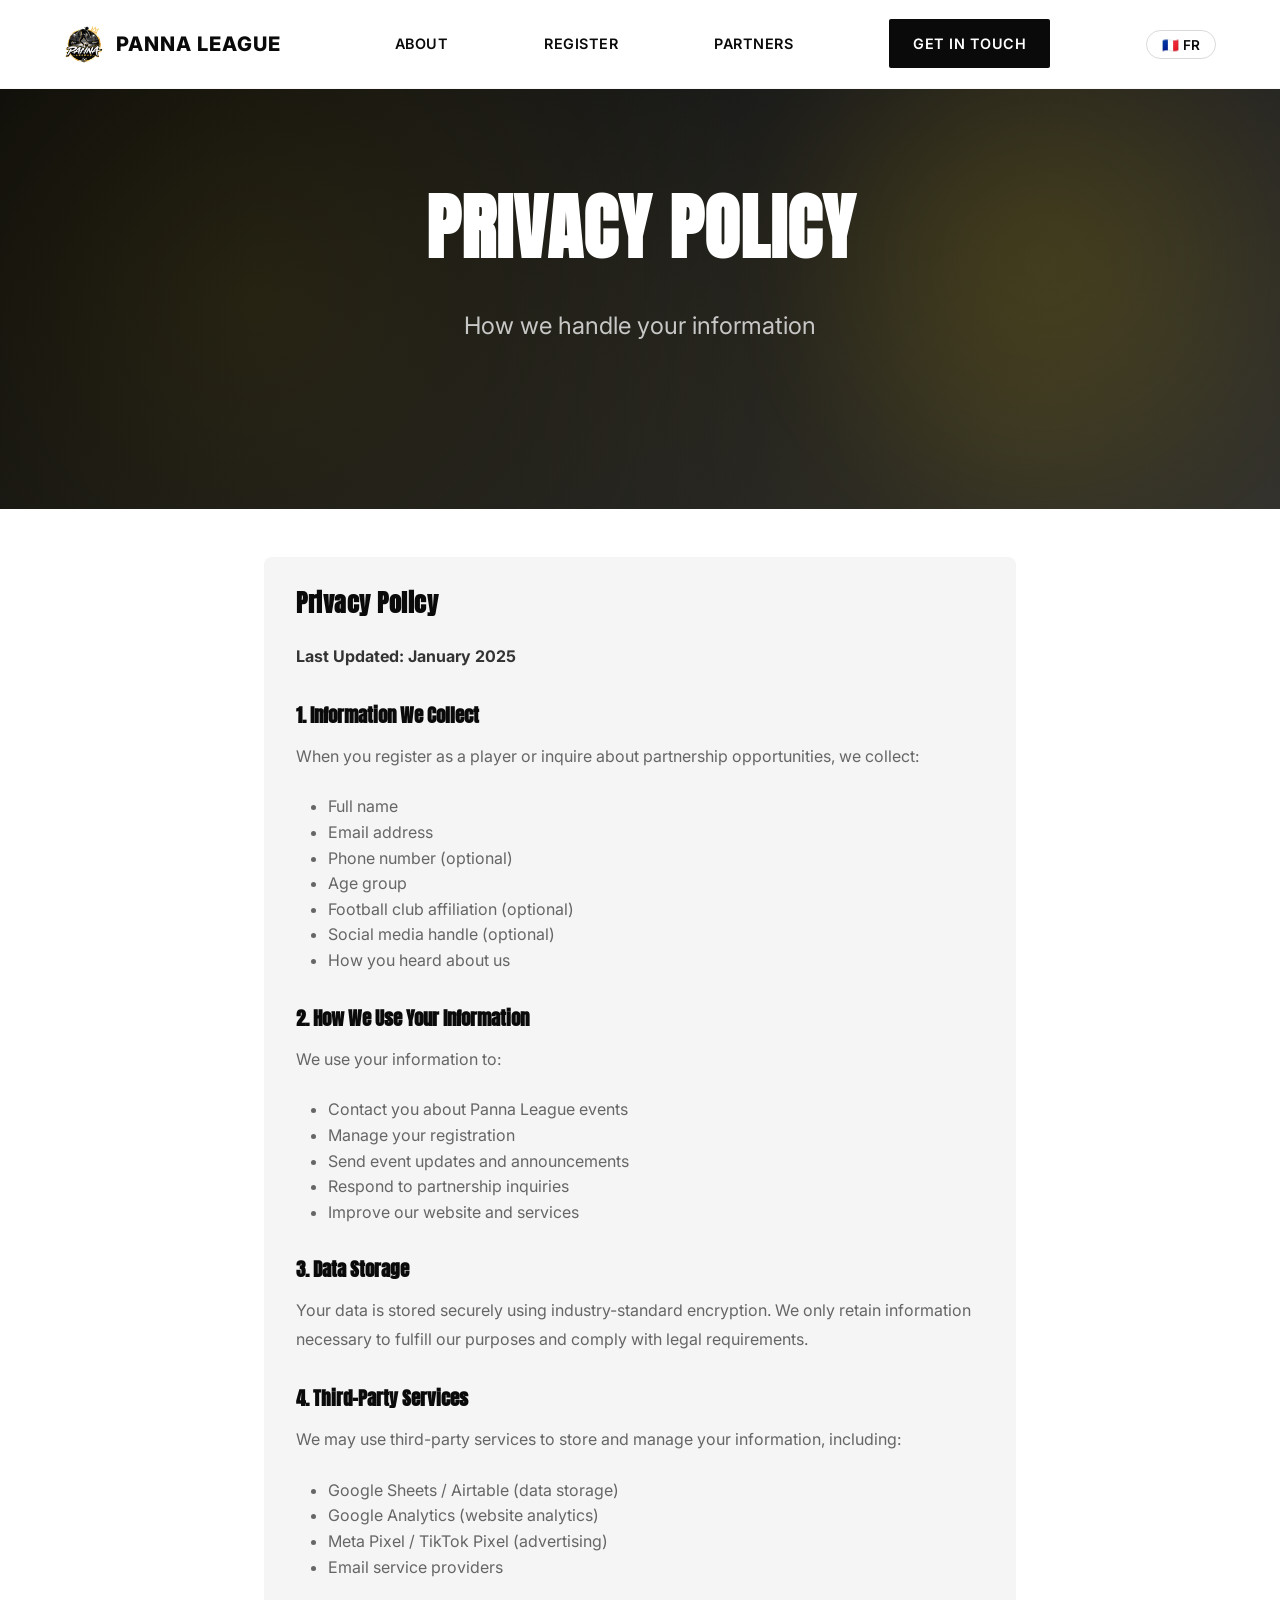
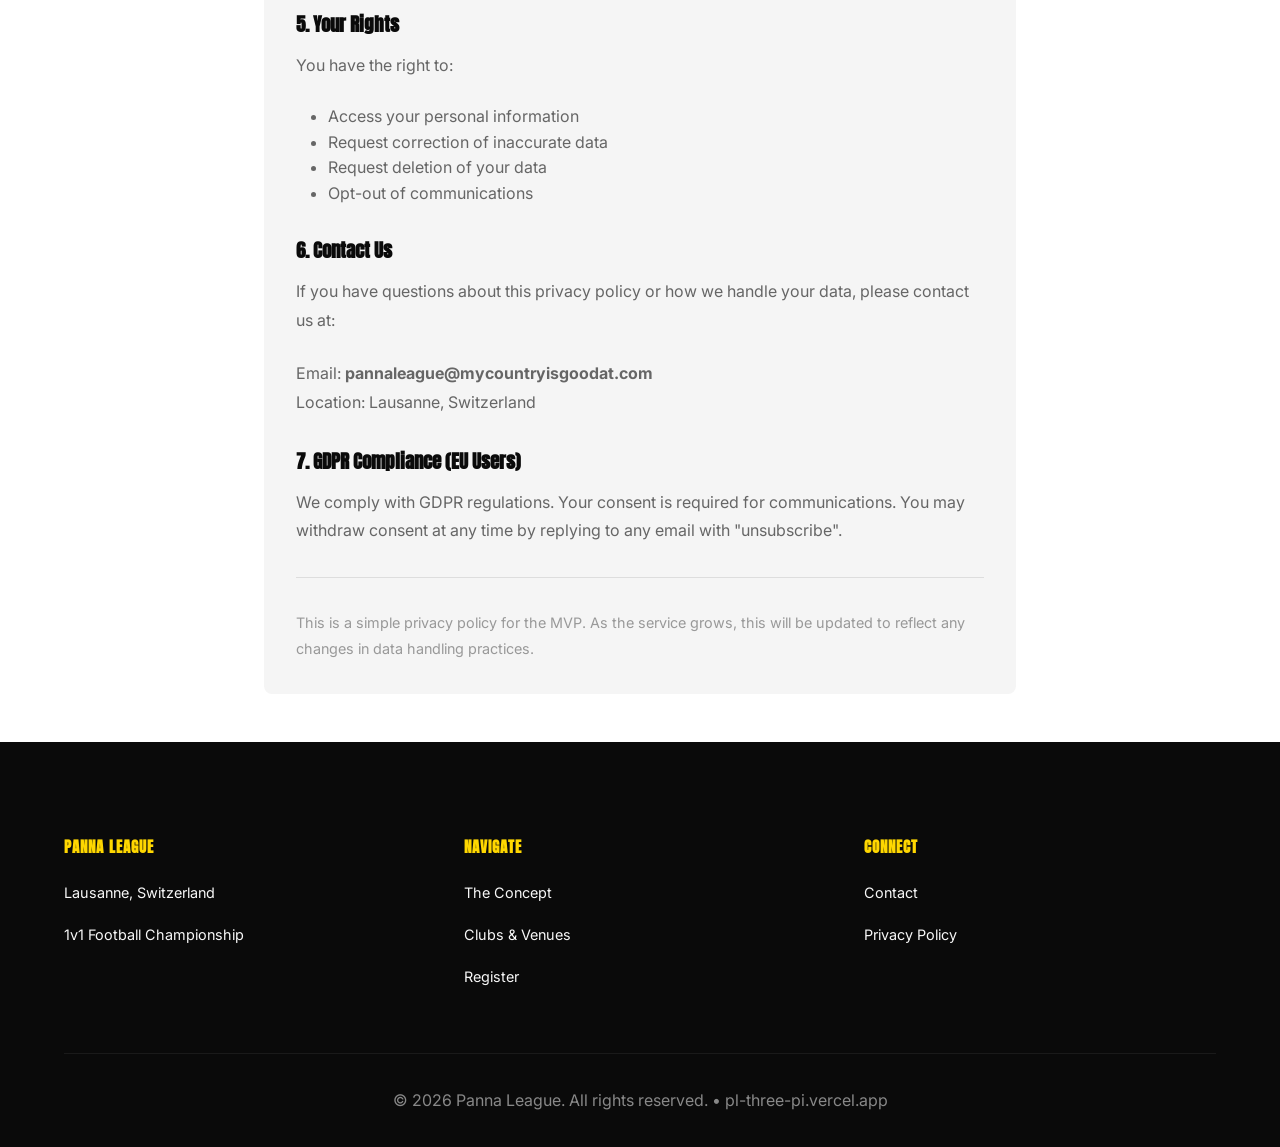
<file: en/privacy.html>
<!DOCTYPE html>
<html lang="en">
<head>
    <!-- Google tag (gtag.js) -->
    <script async src="https://www.googletagmanager.com/gtag/js?id=G-HXHZ5R6NZJ"></script>
    <script>
        window.dataLayer = window.dataLayer || [];
        function gtag(){dataLayer.push(arguments);}
        gtag('js', new Date());
        gtag('config', 'G-HXHZ5R6NZJ');
    </script>
    <meta charset="UTF-8">
    <meta name="viewport" content="width=device-width, initial-scale=1.0">
    <meta name="description" content="Panna League Privacy Policy">
    <title>Panna League | Privacy Policy</title>
    <link rel="alternate" hreflang="fr" href="https://pl-three-pi.vercel.app/privacy.html">
    <link rel="alternate" hreflang="en" href="https://pl-three-pi.vercel.app/en/privacy.html">
    <link rel="alternate" hreflang="x-default" href="https://pl-three-pi.vercel.app/privacy.html">
    <link rel="canonical" href="https://pl-three-pi.vercel.app/en/privacy.html">
    <meta property="og:type" content="website">
    <meta property="og:locale" content="en_US">
    <meta property="og:title" content="Panna League | Privacy Policy">
    <meta property="og:url" content="https://pl-three-pi.vercel.app/en/privacy.html">
    <meta property="og:image" content="https://pl-three-pi.vercel.app/assets/og-image.jpg">
    <link rel="icon" type="image/x-icon" href="/favicon.ico">
    <link rel="icon" type="image/png" sizes="160x160" href="/assets/logo-nav.png">
    <link rel="apple-touch-icon" href="/assets/apple-touch-icon.png">
    <link rel="preconnect" href="https://fonts.googleapis.com">
    <link rel="preconnect" href="https://fonts.gstatic.com" crossorigin>
    <link href="https://fonts.googleapis.com/css2?family=Anton&family=Inter:wght@400;500;600;700;800;900&display=swap" rel="stylesheet">
    <link rel="stylesheet" href="/styles.css">
</head>
<body>
    <!-- Navigation -->
    <nav class="navbar">
        <div class="nav-container">
            <div class="nav-logo">
                <a href="/en/">
                    <img src="/logo.png" alt="Panna League" width="40" height="40" class="logo-img">
                    <span class="logo-text">PANNA LEAGUE</span>
                </a>
            </div>
            <button class="hamburger" id="hamburger" aria-label="Toggle navigation menu" aria-expanded="false" aria-controls="navMenu">
                <span></span>
                <span></span>
                <span></span>
            </button>
            <ul class="nav-menu" id="navMenu" role="menu">
                <li><a href="/en/#about" class="nav-link">ABOUT</a></li>
                <li><a href="/en/#register" class="nav-link">REGISTER</a></li>
                <li><a href="/en/club.html" class="nav-link">PARTNERS</a></li>
                <li><a href="/en/#contact" class="nav-link nav-primary">GET IN TOUCH</a></li>
            <li class="lang-switch"><a href="/privacy.html" class="nav-link lang-link">🇫🇷 FR</a></li></ul>
        </div>
    </nav>

    <!-- Hero Section -->
    <section class="hero hero-secondary" style="min-height: 300px;">
        <div class="hero-content">
            <h1 class="hero-title">PRIVACY POLICY</h1>
            <p class="hero-subtitle">How we handle your information</p>
        </div>
        <div class="hero-accent"></div>
    </section>

    <!-- Content -->
    <section style="padding: 3rem 0;">
        <div class="container" style="max-width: 800px;">
            <div style="background-color: #f5f5f5; padding: 2rem; border-radius: 8px;">
                <h2 style="margin-bottom: 1.5rem; font-size: 1.5rem;">Privacy Policy</h2>

                <p style="margin-bottom: 1.5rem; color: #333;">
                    <strong>Last Updated: January 2025</strong>
                </p>

                <h3 style="margin: 2rem 0 1rem; font-size: 1.2rem;">1. Information We Collect</h3>
                <p style="margin-bottom: 1.5rem; color: #666;">
                    When you register as a player or inquire about partnership opportunities, we collect:
                </p>
                <ul style="margin-bottom: 1.5rem; color: #666; padding-left: 2rem;">
                    <li>Full name</li>
                    <li>Email address</li>
                    <li>Phone number (optional)</li>
                    <li>Age group</li>
                    <li>Football club affiliation (optional)</li>
                    <li>Social media handle (optional)</li>
                    <li>How you heard about us</li>
                </ul>

                <h3 style="margin: 2rem 0 1rem; font-size: 1.2rem;">2. How We Use Your Information</h3>
                <p style="margin-bottom: 1.5rem; color: #666;">
                    We use your information to:
                </p>
                <ul style="margin-bottom: 1.5rem; color: #666; padding-left: 2rem;">
                    <li>Contact you about Panna League events</li>
                    <li>Manage your registration</li>
                    <li>Send event updates and announcements</li>
                    <li>Respond to partnership inquiries</li>
                    <li>Improve our website and services</li>
                </ul>

                <h3 style="margin: 2rem 0 1rem; font-size: 1.2rem;">3. Data Storage</h3>
                <p style="margin-bottom: 1.5rem; color: #666;">
                    Your data is stored securely using industry-standard encryption. We only retain information necessary to fulfill our purposes and comply with legal requirements.
                </p>

                <h3 style="margin: 2rem 0 1rem; font-size: 1.2rem;">4. Third-Party Services</h3>
                <p style="margin-bottom: 1.5rem; color: #666;">
                    We may use third-party services to store and manage your information, including:
                </p>
                <ul style="margin-bottom: 1.5rem; color: #666; padding-left: 2rem;">
                    <li>Google Sheets / Airtable (data storage)</li>
                    <li>Google Analytics (website analytics)</li>
                    <li>Meta Pixel / TikTok Pixel (advertising)</li>
                    <li>Email service providers</li>
                </ul>

                <h3 style="margin: 2rem 0 1rem; font-size: 1.2rem;">5. Your Rights</h3>
                <p style="margin-bottom: 1.5rem; color: #666;">
                    You have the right to:
                </p>
                <ul style="margin-bottom: 1.5rem; color: #666; padding-left: 2rem;">
                    <li>Access your personal information</li>
                    <li>Request correction of inaccurate data</li>
                    <li>Request deletion of your data</li>
                    <li>Opt-out of communications</li>
                </ul>

                <h3 style="margin: 2rem 0 1rem; font-size: 1.2rem;">6. Contact Us</h3>
                <p style="margin-bottom: 1.5rem; color: #666;">
                    If you have questions about this privacy policy or how we handle your data, please contact us at:
                </p>
                <p style="color: #666;">
                    Email: <strong>pannaleague@mycountryisgoodat.com</strong><br>
                    Location: Lausanne, Switzerland
                </p>

                <h3 style="margin: 2rem 0 1rem; font-size: 1.2rem;">7. GDPR Compliance (EU Users)</h3>
                <p style="margin-bottom: 1.5rem; color: #666;">
                    We comply with GDPR regulations. Your consent is required for communications. You may withdraw consent at any time by replying to any email with "unsubscribe".
                </p>

                <hr style="margin: 2rem 0; border: none; border-top: 1px solid #ddd;">

                <p style="color: #999; font-size: 0.9rem;">
                    This is a simple privacy policy for the MVP. As the service grows, this will be updated to reflect any changes in data handling practices.
                </p>
            </div>
        </div>
    </section>

    <!-- Footer -->
    <footer class="footer">
        <div class="container">
            <div class="footer-content">
                <div class="footer-section">
                    <h4>PANNA LEAGUE</h4>
                    <p>Lausanne, Switzerland</p>
                    <p>1v1 Football Championship</p>
                </div>
                <div class="footer-section">
                    <h4>NAVIGATE</h4>
                    <ul>
                        <li><a href="/en/">The Concept</a></li>
                        <li><a href="/en/club.html">Clubs & Venues</a></li>
                        <li><a href="/en/register.html">Register</a></li>
                    </ul>
                </div>
                <div class="footer-section">
                    <h4>CONNECT</h4>
                    <ul>
                        <li><a href="mailto:pannaleague@mycountryisgoodat.com">Contact</a></li>
                        <li><a href="/en/privacy.html">Privacy Policy</a></li>
                    </ul>
                </div>
            </div>
            <div class="footer-bottom">
                <p>&copy; 2026 Panna League. All rights reserved. • <a href="https://pl-three-pi.vercel.app">pl-three-pi.vercel.app</a></p>
            </div>
        </div>
    </footer>

    <script src="/script.js"></script>
</body>
</html>
</file>
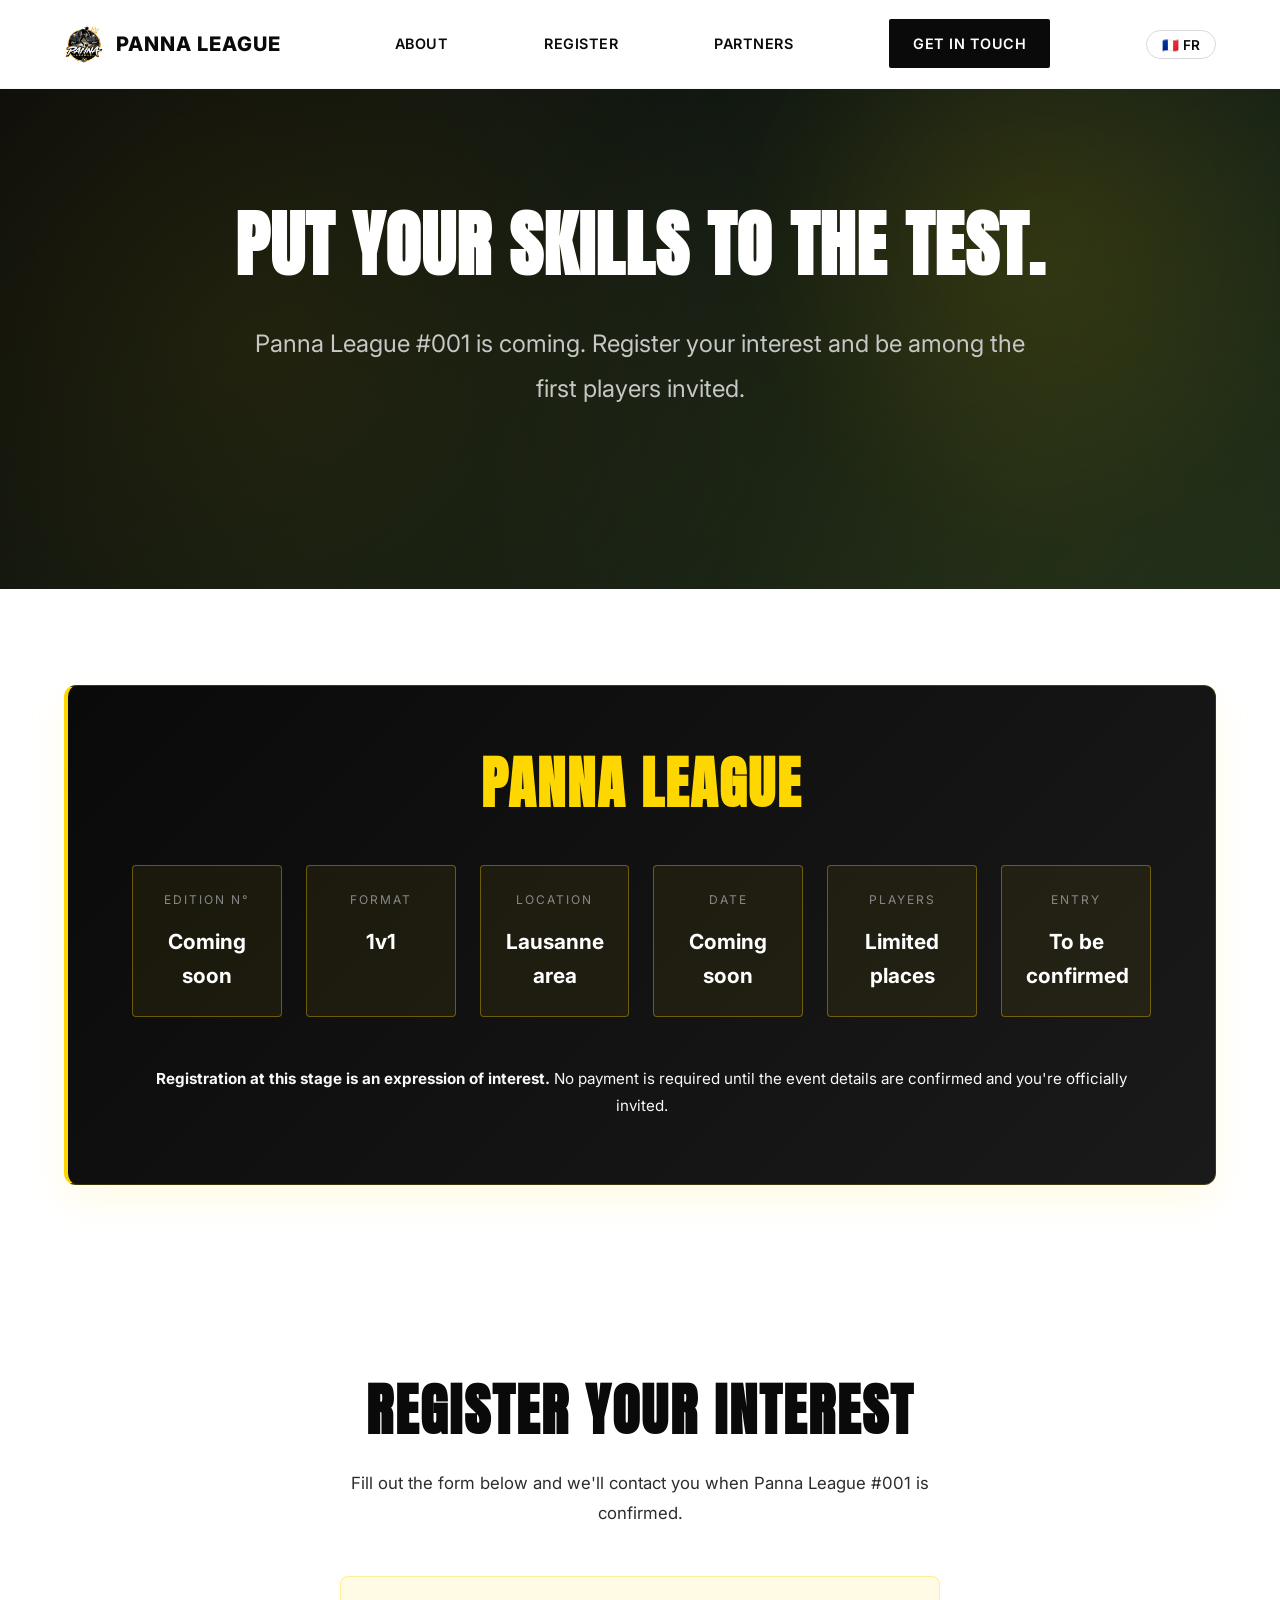
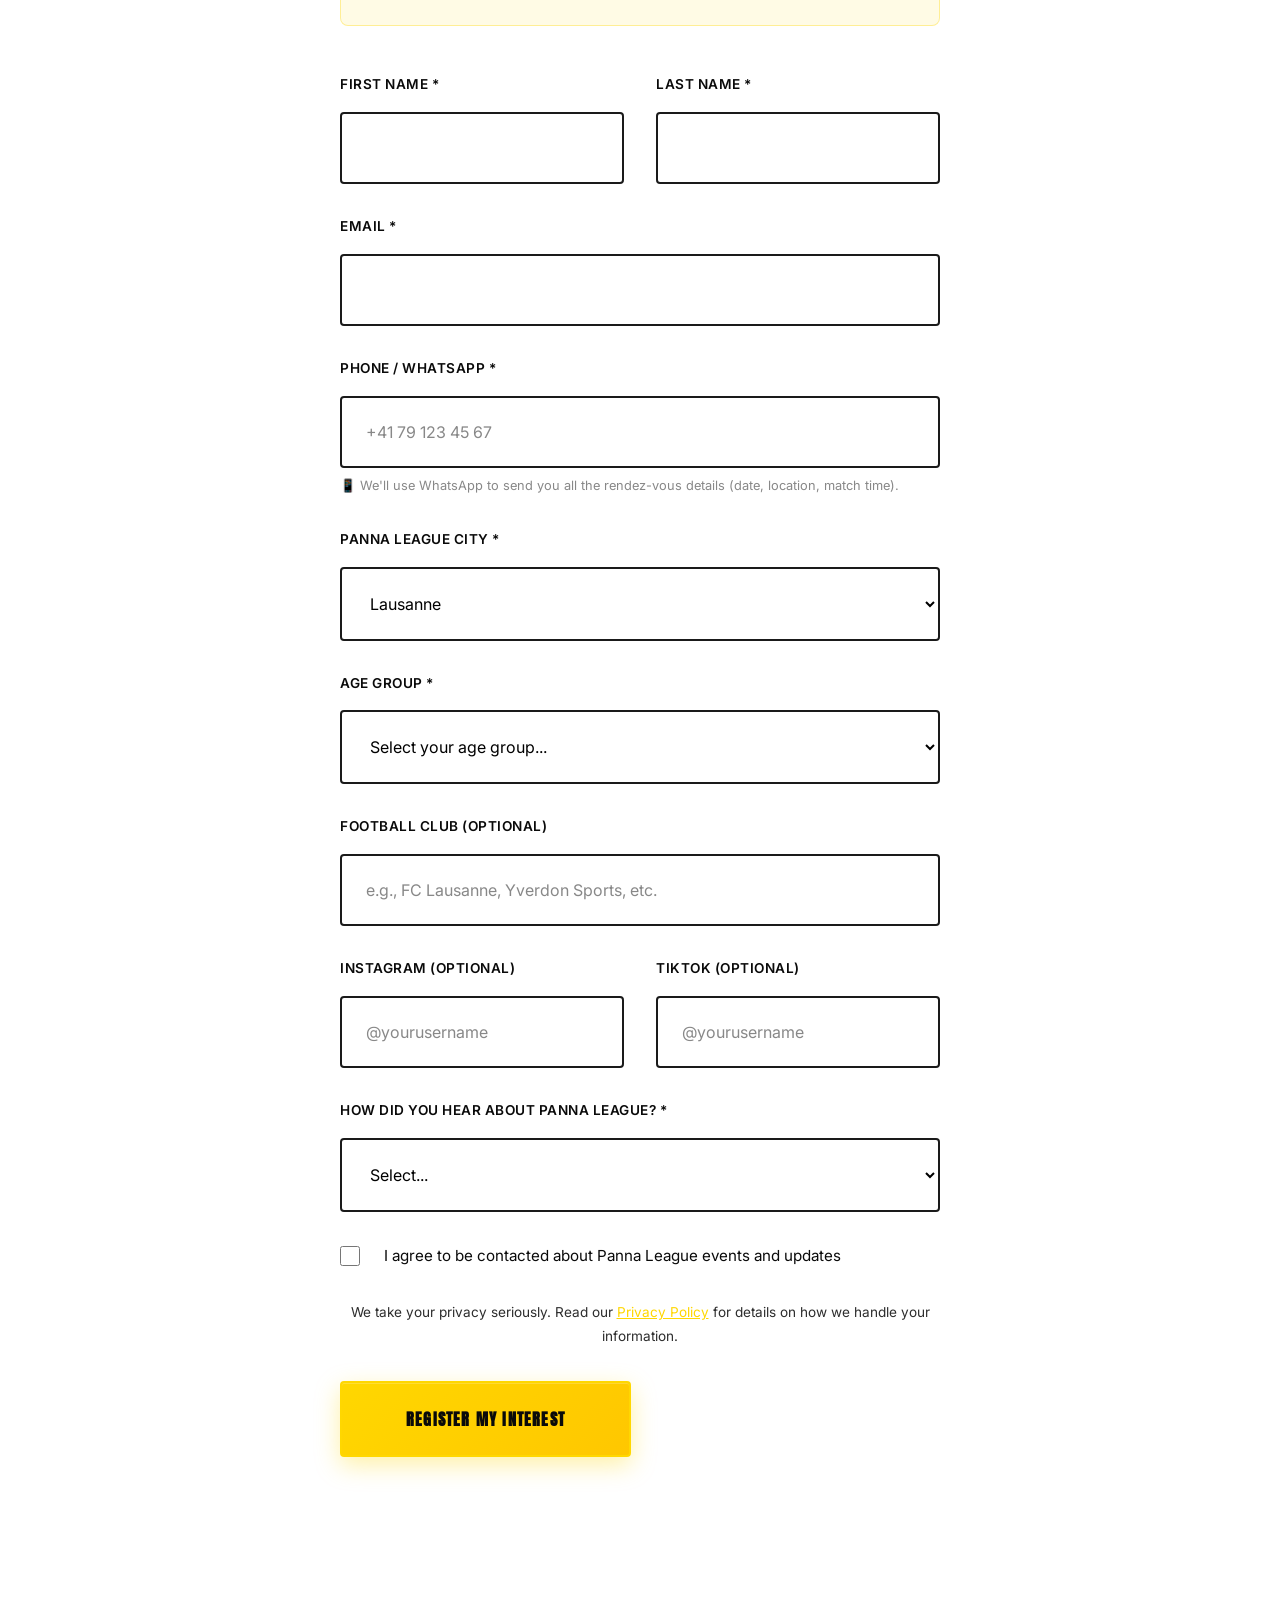
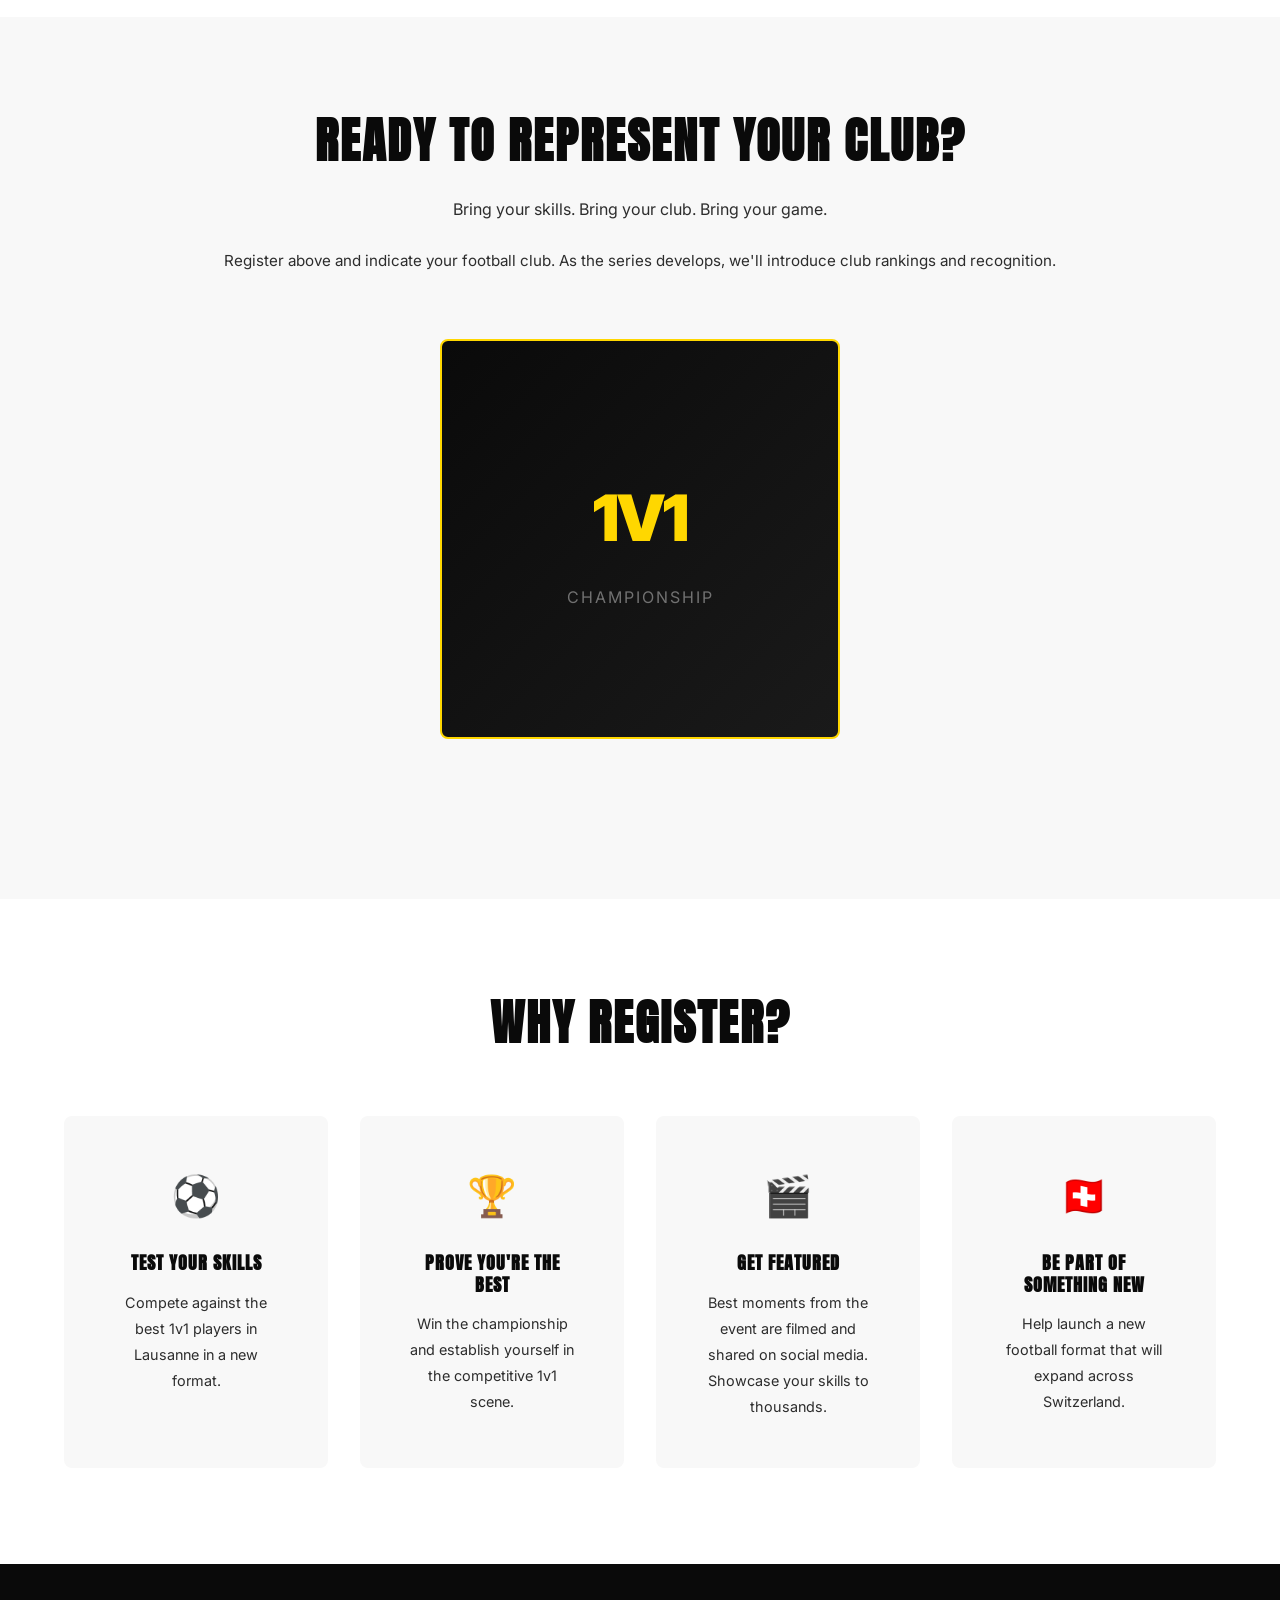
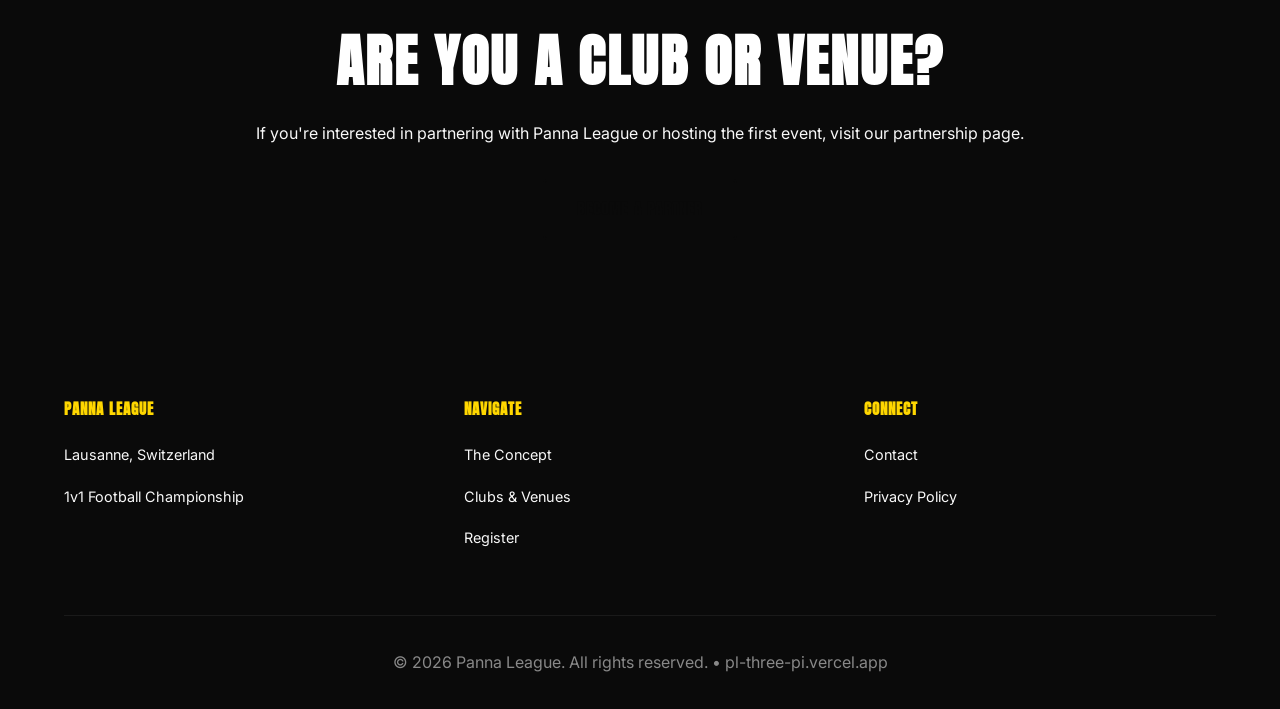
<file: en/register.html>
<!DOCTYPE html>
<html lang="en">
<head>
    <!-- Google tag (gtag.js) -->
    <script async src="https://www.googletagmanager.com/gtag/js?id=G-HXHZ5R6NZJ"></script>
    <script>
        window.dataLayer = window.dataLayer || [];
        function gtag(){dataLayer.push(arguments);}
        gtag('js', new Date());
        gtag('config', 'G-HXHZ5R6NZJ');
    </script>
    <meta charset="UTF-8">
    <meta name="viewport" content="width=device-width, initial-scale=1.0">
    <meta name="description" content="Register your interest for Panna League #001, a new 1v1 football challenge launching in Lausanne, Switzerland.">
    <meta property="og:title" content="Panna League #001 | Register for 1v1 Football">
    <meta property="og:description" content="Register your interest for Panna League #001, a new 1v1 football challenge launching in Lausanne, Switzerland.">
    <meta property="og:image" content="https://pl-three-pi.vercel.app/assets/og-image.jpg">
    <meta property="og:type" content="website">
    <meta property="og:locale" content="en_US">
    <meta property="og:url" content="https://pl-three-pi.vercel.app/en/register.html">
    <meta name="theme-color" content="#FFD700">
    <title>Panna League #001 | Register for 1v1 Football</title>
    <link rel="alternate" hreflang="fr" href="https://pl-three-pi.vercel.app/register.html">
    <link rel="alternate" hreflang="en" href="https://pl-three-pi.vercel.app/en/register.html">
    <link rel="alternate" hreflang="x-default" href="https://pl-three-pi.vercel.app/register.html">
    <link rel="canonical" href="https://pl-three-pi.vercel.app/en/register.html">
    <link rel="icon" type="image/x-icon" href="/favicon.ico">
    <link rel="icon" type="image/png" sizes="160x160" href="/assets/logo-nav.png">
    <link rel="apple-touch-icon" href="/assets/apple-touch-icon.png">
    <link rel="preconnect" href="https://fonts.googleapis.com">
    <link rel="preconnect" href="https://fonts.gstatic.com" crossorigin>
    <link href="https://fonts.googleapis.com/css2?family=Anton&family=Inter:wght@400;500;600;700;800;900&display=swap" rel="stylesheet">
    <link rel="stylesheet" href="/styles.css">
</head>
<body>
    <!-- Navigation -->
    <nav class="navbar">
        <div class="nav-container">
            <div class="nav-logo">
                <a href="/en/">
                    <img src="/logo.png" alt="Panna League" width="40" height="40" class="logo-img">
                    <span class="logo-text">PANNA LEAGUE</span>
                </a>
            </div>
            <button class="hamburger" id="hamburger" aria-label="Toggle navigation menu" aria-expanded="false" aria-controls="navMenu">
                <span></span>
                <span></span>
                <span></span>
            </button>
            <ul class="nav-menu" id="navMenu" role="menu">
                <li><a href="/en/#about" class="nav-link">ABOUT</a></li>
                <li><a href="/en/#register" class="nav-link">REGISTER</a></li>
                <li><a href="/en/club.html" class="nav-link">PARTNERS</a></li>
                <li><a href="/en/#contact" class="nav-link nav-primary">GET IN TOUCH</a></li>
            <li class="lang-switch"><a href="/register.html" class="nav-link lang-link">🇫🇷 FR</a></li></ul>
        </div>
    </nav>

    <!-- Hero Section -->
    <section class="hero hero-register">
        <div class="hero-content">
            <h1 class="hero-title">PUT YOUR SKILLS TO THE TEST.</h1>
            <p class="hero-subtitle">Panna League #001 is coming. Register your interest and be among the first players invited.</p>
        </div>
        <div class="hero-accent accent-green"></div>
    </section>

    <!-- Event Card Section -->
    <section class="event-card-section">
        <div class="container">
            <div class="event-card">
                <div class="event-header">
                    <h2>PANNA LEAGUE</h2>
                </div>
                <div class="event-details">
                    <div class="event-detail-item">
                        <span class="detail-label">EDITION N°</span>
                        <span class="detail-value" data-event-field="edition">Coming soon</span>
                    </div>
                    <div class="event-detail-item">
                        <span class="detail-label">FORMAT</span>
                        <span class="detail-value">1v1</span>
                    </div>
                    <div class="event-detail-item">
                        <span class="detail-label">LOCATION</span>
                        <span class="detail-value" data-event-field="location">Lausanne area</span>
                    </div>
                    <div class="event-detail-item">
                        <span class="detail-label">DATE</span>
                        <span class="detail-value" data-event-field="date">Coming soon</span>
                    </div>
                    <div class="event-detail-item">
                        <span class="detail-label">PLAYERS</span>
                        <span class="detail-value" data-event-field="players">Limited places</span>
                    </div>
                    <div class="event-detail-item">
                        <span class="detail-label">ENTRY</span>
                        <span class="detail-value">To be confirmed</span>
                    </div>
                </div>
                <p class="event-note">
                    <strong>Registration at this stage is an expression of interest.</strong> No payment is required until the event details are confirmed and you're officially invited.
                </p>
            </div>

            <div class="upcoming-events" id="upcoming-events" style="display:none;">
                <p class="upcoming-events-title">More cities</p>
                <div class="upcoming-events-list" id="upcoming-events-list"></div>
            </div>
        </div>
    </section>

    <!-- Registration Form Section -->
    <section class="registration-section">
        <div class="container">
            <div class="registration-wrapper">
                <h2>REGISTER YOUR INTEREST</h2>
                <p class="form-intro">Fill out the form below and we'll contact you when Panna League #001 is confirmed.</p>

                <div id="referral-banner" class="referral-banner" hidden></div>

                <form class="player-form" id="playerForm" action="https://formspree.io/f/xgawrovp" method="POST">
                        <input type="text" name="_gotcha" style="display:none" tabindex="-1" autocomplete="off">
                    <div class="form-row">
                        <div class="form-group">
                            <label for="first-name">First Name *</label>
                            <input type="text" id="first-name" name="first_name" required>
                        </div>
                        <div class="form-group">
                            <label for="last-name">Last Name *</label>
                            <input type="text" id="last-name" name="last_name" required>
                        </div>
                    </div>

                    <div class="form-group">
                        <label for="email">Email *</label>
                        <input type="email" id="email" name="email" required>
                    </div>

                    <div class="form-group">
                        <label for="phone">Phone / WhatsApp *</label>
                        <input type="tel" id="phone" name="phone" placeholder="+41 79 123 45 67" required>
                        <p class="field-hint">📱 We'll use WhatsApp to send you all the rendez-vous details (date, location, match time).</p>
                    </div>

                    <div class="form-group">
                        <label for="reg-city">Panna League City *</label>
                        <select id="reg-city" name="city" data-city-select required>
                            <option value="">Select a city...</option>
                            <option value="Lausanne" selected>Lausanne</option>
                        </select>
                    </div>

                    <div class="form-group">
                        <label for="age-group">Age Group *</label>
                        <select id="age-group" name="age_group" required>
                            <option value="">Select your age group...</option>
                            <option value="Under 16">Under 16</option>
                            <option value="16-17">16–17</option>
                            <option value="18-24">18–24</option>
                            <option value="25-34">25–34</option>
                            <option value="35+">35+</option>
                        </select>
                    </div>

                    <div class="form-group">
                        <label for="club">Football Club (optional)</label>
                        <input type="text" id="club" name="club" placeholder="e.g., FC Lausanne, Yverdon Sports, etc.">
                    </div>

                    <div class="form-row">
                        <div class="form-group">
                            <label for="instagram">Instagram (optional)</label>
                            <input type="text" id="instagram" name="instagram" placeholder="@yourusername">
                        </div>
                        <div class="form-group">
                            <label for="tiktok">TikTok (optional)</label>
                            <input type="text" id="tiktok" name="tiktok" placeholder="@yourusername">
                        </div>
                    </div>

                    <div class="form-group">
                        <label for="hear-about">How did you hear about Panna League? *</label>
                        <select id="hear-about" name="hear_about" required>
                            <option value="">Select...</option>
                            <option value="My football club">My football club</option>
                            <option value="Friend">Friend</option>
                            <option value="Instagram">Instagram</option>
                            <option value="TikTok">TikTok</option>
                            <option value="Google">Google</option>
                            <option value="Other">Other</option>
                        </select>
                    </div>

                    <div class="form-group form-checkbox">
                        <input type="checkbox" id="contact-agree" name="contact_agree" required>
                        <label for="contact-agree">I agree to be contacted about Panna League events and updates</label>
                    </div>

                    <p class="privacy-note">
                        We take your privacy seriously. Read our <a href="/en/privacy.html">Privacy Policy</a> for details on how we handle your information.
                    </p>

                    <button type="submit" class="btn btn-primary btn-large">REGISTER MY INTEREST</button>
                </form>

                <div id="registrationSuccess" class="success-message" style="display: none;">
                    <div class="success-content">
                        <h3>YOU'RE ON THE LIST.</h3>
                        <p>Thanks for registering your interest. We'll contact you when Panna League #001 is confirmed.</p>
                        <div class="success-social">
                            <p><strong>Stay tuned for updates:</strong></p>
                            <p style="font-size: 0.9rem; color: #999;">More news coming soon! We'll be in touch via email.</p>
                        </div>
                        <a href="/en/" class="btn btn-outline">BACK TO HOME</a>
                    </div>
                </div>
            </div>
        </div>
    </section>

    <!-- Social Proof Section -->
    <section class="ready-to-represent">
        <div class="container">
            <h2 class="section-title">READY TO REPRESENT YOUR CLUB?</h2>
            <p>Bring your skills. Bring your club. Bring your game.</p>
            <p class="subtext">Register above and indicate your football club. As the series develops, we'll introduce club rankings and recognition.</p>
            <div class="represent-visual">
                <div class="visual-placeholder placeholder-green">
                    <div class="visual-text">1V1</div>
                    <div class="visual-subtext">Championship</div>
                </div>
            </div>
        </div>
    </section>

    <!-- Benefits for Players -->
    <section class="player-benefits">
        <div class="container">
            <h2 class="section-title">WHY REGISTER?</h2>
            <div class="benefits-simple">
                <div class="benefit-simple-item">
                    <div class="benefit-icon">⚽</div>
                    <h4>Test Your Skills</h4>
                    <p>Compete against the best 1v1 players in Lausanne in a new format.</p>
                </div>
                <div class="benefit-simple-item">
                    <div class="benefit-icon">🏆</div>
                    <h4>Prove You're The Best</h4>
                    <p>Win the championship and establish yourself in the competitive 1v1 scene.</p>
                </div>
                <div class="benefit-simple-item">
                    <div class="benefit-icon">🎬</div>
                    <h4>Get Featured</h4>
                    <p>Best moments from the event are filmed and shared on social media. Showcase your skills to thousands.</p>
                </div>
                <div class="benefit-simple-item">
                    <div class="benefit-icon">🇨🇭</div>
                    <h4>Be Part of Something New</h4>
                    <p>Help launch a new football format that will expand across Switzerland.</p>
                </div>
            </div>
        </div>
    </section>

    <!-- Also For Clubs -->
    <section class="also-for-clubs">
        <div class="container">
            <h2>ARE YOU A CLUB OR VENUE?</h2>
            <p>If you're interested in partnering with Panna League or hosting the first event, visit our partnership page.</p>
            <a href="/en/club.html" class="btn btn-secondary">BECOME A PARTNER</a>
        </div>
    </section>

    <!-- Footer -->
    <footer class="footer">
        <div class="container">
            <div class="footer-content">
                <div class="footer-section">
                    <h4>PANNA LEAGUE</h4>
                    <p>Lausanne, Switzerland</p>
                    <p>1v1 Football Championship</p>
                </div>
                <div class="footer-section">
                    <h4>NAVIGATE</h4>
                    <ul>
                        <li><a href="/en/">The Concept</a></li>
                        <li><a href="/en/club.html">Clubs & Venues</a></li>
                        <li><a href="/en/register.html">Register</a></li>
                    </ul>
                </div>
                <div class="footer-section">
                    <h4>CONNECT</h4>
                    <ul>
                        <li><a href="mailto:pannaleague@mycountryisgoodat.com">Contact</a></li>
                        <li><a href="/en/privacy.html">Privacy Policy</a></li>
                    </ul>
                </div>
            </div>
            <div class="footer-bottom">
                <p>&copy; 2026 Panna League. All rights reserved. • <a href="https://pl-three-pi.vercel.app">pl-three-pi.vercel.app</a></p>
            </div>
        </div>
    </footer>

    <!-- <script>
        !function (w, d, t) {
            w.TiktokAnalyticsObject=t;var ttq=w[t]=w[t]||[];ttq.methods=["page","track","identify","instances","debug","on","off","once","ready","alias","group","enableCookie","disableCookie"],ttq.setAndDecrementMethod=function(e){return function(){ttq[e]&&ttq[e].apply(ttq,arguments)}},ttq.methods.forEach(function(e){ttq[e]=ttq.setAndDecrementMethod(e)}),ttq.instance=function(e){for(var n=ttq._i[e]||[],a=0;a<ttq.methods.length;a++)ttq[n][ttq.methods[a]]=ttq.setAndDecrementMethod(ttq.methods[a]);return n},ttq._i={},ttq._t={},ttq._i[t]=[],ttq._t[t]=[],ttq.load=function(e,n){var a=e+"."+t;ttq._i[a]=[],ttq._t[a]=[],ttq._t[t].push(a)};
            ttq.load('YOUR_TIKTOK_PIXEL_ID');
            ttq.page();
        }(window,document,'ttq');
    </script> -->

    <script src="/script.js"></script>
</body>
</html>
</file>
<file: styles.css>
/* ========================================
   PANNA LEAGUE — MASTER STYLESHEET
   Premium, Modern, Athletic Design System
   ======================================== */

/* ========================================
   1. CSS VARIABLES & COLOR SYSTEM
   ======================================== */

:root {
    /* Primary Colors */
    --color-black: #0a0a0a;
    --color-white: #ffffff;
    --color-off-white: #f8f8f8;
    --color-dark-gray: #1a1a1a;
    --color-medium-gray: #2d2d2d;
    --color-light-gray: #888888;
    
    /* Accent Color - GOLD (matching logo) */
    --color-accent: #FFD700;
    --color-accent-dim: #DAA520;
    --color-accent-light: #FFD700cc;
    --color-accent-subtle: rgba(255, 215, 0, 0.1);
    
    /* Functional Colors */
    --color-success: #FFD700;
    --color-error: #ff4444;
    --color-link: #FFD700;
    
    /* Typography */
    --font-display: 'Anton', 'Segoe UI', sans-serif;
    --font-body: 'Inter', -apple-system, BlinkMacSystemFont, 'Segoe UI', sans-serif;
    
    /* Spacing */
    --spacing-xs: 0.5rem;
    --spacing-sm: 1rem;
    --spacing-md: 1.5rem;
    --spacing-lg: 2rem;
    --spacing-xl: 3rem;
    --spacing-2xl: 4rem;
    --spacing-3xl: 6rem;
    
    /* Border Radius */
    --radius-sm: 2px;
    --radius-md: 4px;
    --radius-lg: 8px;
    
    /* Shadows */
    --shadow-sm: 0 1px 3px rgba(0, 0, 0, 0.1);
    --shadow-md: 0 4px 12px rgba(0, 0, 0, 0.15);
    --shadow-lg: 0 8px 24px rgba(0, 0, 0, 0.2);
    
    /* Transitions */
    --transition-fast: 150ms ease-in-out;
    --transition-base: 250ms ease-in-out;
    --transition-slow: 350ms ease-in-out;
}

/* ========================================
   2. RESET & GLOBAL STYLES
   ======================================== */

* {
    margin: 0;
    padding: 0;
    box-sizing: border-box;
}

html {
    scroll-behavior: smooth;
}

body {
    font-family: var(--font-body);
    background-color: var(--color-white);
    color: var(--color-black);
    line-height: 1.6;
    -webkit-font-smoothing: antialiased;
    -moz-osx-font-smoothing: grayscale;
}

img {
    max-width: 100%;
    height: auto;
    display: block;
}

a {
    color: inherit;
    text-decoration: none;
}

/* ========================================
   3. TYPOGRAPHY
   ======================================== */

h1, h2, h3, h4, h5, h6 {
    font-weight: 700;
    line-height: 1.2;
    font-family: var(--font-display);
}

h1 {
    font-size: clamp(2rem, 8vw, 4.5rem);
    font-weight: 800;
    letter-spacing: 0.5px;
}

h2 {
    font-size: clamp(1.75rem, 6vw, 3.5rem);
    font-weight: 800;
    letter-spacing: 0.5px;
}

h3 {
    font-size: clamp(1.25rem, 4vw, 2rem);
    font-weight: 700;
}

h4 {
    font-size: 1.125rem;
    font-weight: 700;
}

p {
    font-size: 1rem;
    line-height: 1.8;
}

.lead-text {
    font-size: clamp(1.1rem, 3vw, 1.3rem);
    line-height: 1.8;
    font-weight: 500;
    max-width: 700px;
    margin: 0 auto;
}

/* ========================================
   4. LAYOUT UTILITIES
   ======================================== */

.container {
    width: 100%;
    max-width: 1200px;
    margin: 0 auto;
    padding: 0 var(--spacing-md);
}

.section-title {
    text-align: center;
    margin-bottom: var(--spacing-2xl);
    text-transform: uppercase;
    letter-spacing: 2px;
    font-size: clamp(2rem, 6vw, 3rem);
}

.section-intro {
    text-align: center;
    font-size: 1.1rem;
    margin-bottom: var(--spacing-xl);
    max-width: 600px;
    margin-left: auto;
    margin-right: auto;
    color: var(--color-medium-gray);
}

section {
    padding: var(--spacing-3xl) 0;
}

section.py-md {
    padding: var(--spacing-2xl) 0;
}

/* ========================================
   5. NAVIGATION & HEADER
   ======================================== */

.navbar {
    position: sticky;
    top: 0;
    background-color: var(--color-white);
    border-bottom: 1px solid var(--color-off-white);
    z-index: 1000;
    padding: var(--spacing-md) 0;
}

.nav-container {
    max-width: 1200px;
    margin: 0 auto;
    padding: 0 var(--spacing-md);
    display: flex;
    justify-content: space-between;
    align-items: center;
}

.nav-logo a {
    font-size: 1.25rem;
    font-weight: 800;
    letter-spacing: 1px;
    color: var(--color-black);
    transition: color var(--transition-fast);
    display: flex;
    align-items: center;
    gap: 0.75rem;
}

.nav-logo a:hover {
    color: var(--color-accent);
}

.logo-img {
    width: 40px;
    height: 40px;
    object-fit: contain;
}

.logo-text {
    display: none;
}

@media (min-width: 768px) {
    .logo-text {
        display: inline;
    }
}

.nav-menu {
    display: flex;
    list-style: none;
    gap: var(--spacing-xl);
    align-items: center;
}

.nav-menu li {
    margin-left: var(--spacing-xl);
}

.nav-menu li:first-child {
    margin-left: 0;
}

.nav-link {
    font-weight: 600;
    font-size: 0.9rem;
    letter-spacing: 0.5px;
    text-transform: uppercase;
    color: var(--color-black);
    transition: color var(--transition-fast);
    position: relative;
}

.nav-link:hover {
    color: var(--color-accent);
}

.nav-link.nav-primary {
    background-color: var(--color-black);
    color: var(--color-white);
    padding: var(--spacing-sm) var(--spacing-md);
    border-radius: var(--radius-sm);
}

.nav-link.nav-primary:hover {
    background-color: var(--color-accent);
    color: var(--color-black);
}

.lang-switch {
    list-style: none;
}

.lang-link {
    font-size: 0.85rem !important;
    border: 1px solid rgba(0, 0, 0, 0.15);
    border-radius: 20px;
    padding: 0.35rem 0.9rem;
}

.lang-link:hover {
    border-color: var(--color-accent);
    background-color: rgba(255, 215, 0, 0.08);
}

@media (max-width: 768px) {
    .lang-link {
        display: inline-block;
    }
}

.hamburger {
    display: none;
    flex-direction: column;
    cursor: pointer;
    background: none;
    border: none;
    padding: 0;
}

.hamburger span {
    width: 25px;
    height: 3px;
    background-color: var(--color-black);
    margin: 4px 0;
    transition: all var(--transition-fast);
}

.hamburger.active span:nth-child(1) {
    transform: rotate(45deg) translate(10px, 10px);
}

.hamburger.active span:nth-child(2) {
    opacity: 0;
}

.hamburger.active span:nth-child(3) {
    transform: rotate(-45deg) translate(8px, -8px);
}

/* Mobile Navigation */
@media (max-width: 768px) {
    .hamburger {
        display: flex;
    }

    .nav-menu {
        position: absolute;
        top: 70px;
        left: -100%;
        flex-direction: column;
        background-color: var(--color-white);
        width: 100%;
        text-align: center;
        transition: left var(--transition-base);
        gap: var(--spacing-md);
        padding: var(--spacing-xl) 0;
        border-bottom: 1px solid var(--color-off-white);
    }

    .nav-menu li {
        margin-left: 0;
        margin-top: var(--spacing-md);
    }

    .nav-menu li:first-child {
        margin-top: 0;
    }

    .nav-menu.active {
        left: 0;
    }

    .nav-link {
        display: block;
        padding: var(--spacing-md) 0;
    }

    .nav-link.nav-primary {
        margin: 0 var(--spacing-md);
    }
}

/* ========================================
   6. HERO SECTIONS
   ======================================== */

.hero {
    position: relative;
    padding: 6rem var(--spacing-md);
    background: linear-gradient(135deg, var(--color-black) 0%, var(--color-medium-gray) 100%);
    color: var(--color-white);
    display: flex;
    align-items: center;
    justify-content: center;
    min-height: 600px;
    overflow: hidden;
}

.hero::before {
    content: '';
    position: absolute;
    top: 0;
    left: 0;
    right: 0;
    bottom: 0;
    background: 
        radial-gradient(circle at 20% 50%, rgba(255, 215, 0, 0.08) 0%, transparent 50%),
        radial-gradient(circle at 80% 80%, rgba(255, 215, 0, 0.06) 0%, transparent 50%);
    pointer-events: none;
}

.hero-secondary {
    min-height: 550px;
}

.hero-register {
    min-height: 500px;
    background: linear-gradient(135deg, var(--color-black) 0%, #1a2a1a 100%);
}

.hero-content {
    position: relative;
    z-index: 2;
    text-align: center;
    max-width: 900px;
    margin: 0 auto;
    animation: fadeInUp 0.8s ease-out;
}

@keyframes fadeInUp {
    from {
        opacity: 0;
        transform: translateY(30px);
    }
    to {
        opacity: 1;
        transform: translateY(0);
    }
}

.hero-title {
    color: var(--color-white);
    margin-bottom: var(--spacing-lg);
    text-transform: uppercase;
    font-size: clamp(2.5rem, 8vw, 4.5rem);
    letter-spacing: 1px;
    font-weight: 900;
}

.hero-subtitle {
    font-size: clamp(1.1rem, 3vw, 1.4rem);
    color: var(--color-off-white);
    margin-bottom: var(--spacing-2xl);
    line-height: 1.8;
    font-weight: 400;
    opacity: 0.95;
}

.hero-cta {
    display: flex;
    gap: var(--spacing-md);
    justify-content: center;
    flex-wrap: wrap;
}

.hero-accent {
    position: absolute;
    top: -30%;
    right: -5%;
    width: 600px;
    height: 600px;
    background: radial-gradient(circle, #FFD700 0%, transparent 70%);
    border-radius: 50%;
    opacity: 0.12;
    pointer-events: none;
    filter: blur(40px);
}

.hero-accent.accent-green {
    background: radial-gradient(circle, #FFD700 0%, transparent 70%);
    opacity: 0.1;
}

@media (max-width: 768px) {
    .hero {
        padding: 4rem var(--spacing-md);
        min-height: auto;
    }

    .hero-secondary {
        min-height: auto;
    }

    .hero-register {
        min-height: auto;
    }

    .hero-cta {
        flex-direction: column;
    }
}

/* ========================================
   7. BUTTONS & INTERACTIVE
   ======================================== */

.btn {
    display: inline-block;
    padding: var(--spacing-sm) var(--spacing-lg);
    border: none;
    border-radius: 4px;
    font-weight: 700;
    font-size: 0.95rem;
    letter-spacing: 1.2px;
    text-transform: uppercase;
    cursor: pointer;
    transition: all var(--transition-base);
    text-decoration: none;
    text-align: center;
    font-family: var(--font-display);
    white-space: nowrap;
    position: relative;
    overflow: hidden;
}

.btn-primary {
    background: linear-gradient(135deg, #FFD700 0%, #FFC700 100%);
    color: var(--color-black);
    border: 2px solid #FFD700;
    box-shadow: 0 8px 24px rgba(255, 215, 0, 0.35), inset 0 1px 0 rgba(255, 255, 255, 0.2);
    font-weight: 800;
}

.btn-primary:hover {
    transform: translateY(-4px);
    box-shadow: 0 16px 40px rgba(255, 215, 0, 0.45), inset 0 1px 0 rgba(255, 255, 255, 0.3);
    background: linear-gradient(135deg, #FFD700 0%, #FFD700 100%);
}

.btn-primary:active {
    transform: translateY(-1px);
}

.btn-secondary {
    background-color: transparent;
    color: var(--color-black);
    border: 2px solid var(--color-black);
    font-weight: 700;
}

.btn-secondary:hover {
    background-color: var(--color-black);
    color: var(--color-white);
    transform: translateY(-2px);
}

.btn-outline {
    background-color: transparent;
    color: var(--color-black);
    border: 2px solid var(--color-black);
}

.btn-outline:hover {
    background-color: var(--color-black);
    color: var(--color-white);
    transform: translateY(-2px);
}

/* On dark backgrounds (e.g. the premium hero), invert outline buttons so text/border stay visible */
.hero-premium .btn-outline,
.hero-secondary .btn-outline,
.hero-register .btn-outline {
    color: var(--color-white);
    border-color: var(--color-accent);
}

.hero-premium .btn-outline:hover,
.hero-secondary .btn-outline:hover,
.hero-register .btn-outline:hover {
    background-color: var(--color-accent);
    color: var(--color-black);
}

.btn-large {
    padding: var(--spacing-md) var(--spacing-2xl);
    font-size: 1rem;
}

a.btn {
    display: inline-flex;
    align-items: center;
    justify-content: center;
}

@media (max-width: 768px) {
    .btn {
        padding: var(--spacing-sm) var(--spacing-md);
        font-size: 0.85rem;
    }

    .btn-large {
        padding: var(--spacing-md) var(--spacing-lg);
        width: 100%;
    }
}

/* ========================================
   8. CARDS & COMPONENTS
   ======================================== */

.concept-grid {
    display: grid;
    grid-template-columns: repeat(auto-fit, minmax(300px, 1fr));
    gap: var(--spacing-lg);
}

.concept-card {
    padding: var(--spacing-xl);
    background: linear-gradient(135deg, var(--color-off-white) 0%, #efefef 100%);
    border-radius: 12px;
    text-align: center;
    transition: all var(--transition-base);
    border: 1px solid rgba(255, 215, 0, 0.1);
    position: relative;
    overflow: hidden;
}

.concept-card::before {
    content: '';
    position: absolute;
    top: 0;
    left: 0;
    right: 0;
    height: 3px;
    background: linear-gradient(90deg, transparent, var(--color-accent), transparent);
    opacity: 0;
    transition: opacity var(--transition-base);
}

.concept-card:hover {
    transform: translateY(-8px);
    box-shadow: 0 16px 48px rgba(255, 215, 0, 0.15);
    border-color: rgba(255, 215, 0, 0.3);
}

.concept-card:hover::before {
    opacity: 1;
}

.concept-icon {
    font-size: 3.5rem;
    margin-bottom: var(--spacing-md);
    display: block;
    filter: drop-shadow(0 4px 8px rgba(255, 215, 0, 0.1));
}

.concept-card h3 {
    margin-bottom: var(--spacing-md);
    text-transform: uppercase;
    letter-spacing: 1.5px;
    font-size: 1rem;
    color: var(--color-black);
}

.concept-card p {
    color: var(--color-light-gray);
    font-size: 0.95rem;
    line-height: 1.7;
}

/* Path Cards */
.paths-grid {
    display: grid;
    grid-template-columns: repeat(auto-fit, minmax(350px, 1fr));
    gap: var(--spacing-xl);
}

.path-card {
    background-color: var(--color-white);
    border: 2px solid var(--color-dark-gray);
    padding: var(--spacing-xl);
    border-radius: var(--radius-lg);
    display: flex;
    flex-direction: column;
    transition: all var(--transition-base);
}

.path-card:hover {
    border-color: var(--color-accent);
    box-shadow: var(--shadow-lg);
}

.path-header {
    padding: var(--spacing-lg);
    margin: -var(--spacing-xl) -var(--spacing-xl) var(--spacing-lg) -var(--spacing-xl);
    border-radius: var(--radius-lg) var(--radius-lg) 0 0;
    color: var(--color-white);
    text-align: center;
}

.path-header h3 {
    font-size: 1.5rem;
    margin: 0;
    text-transform: uppercase;
    letter-spacing: 2px;
}

.club-header {
    background-color: var(--color-black);
}

.player-header {
    background: linear-gradient(135deg, var(--color-black) 0%, var(--color-medium-gray) 100%);
}

.path-desc {
    font-size: 1.1rem;
    margin-bottom: var(--spacing-lg);
    color: var(--color-medium-gray);
}

.path-benefits {
    list-style: none;
    margin-bottom: var(--spacing-xl);
    flex-grow: 1;
}

.path-benefits li {
    padding: var(--spacing-sm) 0;
    color: var(--color-medium-gray);
    font-size: 0.95rem;
}

/* Event Card */
.event-card {
    background: linear-gradient(135deg, #0a0a0a 0%, #1a1a1a 100%);
    color: var(--color-white);
    padding: var(--spacing-2xl);
    border-radius: 12px;
    border: 1px solid rgba(255, 215, 0, 0.2);
    border-left: 4px solid var(--color-accent);
    box-shadow: 0 16px 40px rgba(255, 215, 0, 0.1);
    position: relative;
    overflow: hidden;
}

.event-card::before {
    content: '';
    position: absolute;
    top: -50%;
    right: -50%;
    width: 400px;
    height: 400px;
    background: radial-gradient(circle, rgba(255, 215, 0, 0.05) 0%, transparent 70%);
    border-radius: 50%;
    pointer-events: none;
}

.event-header {
    margin-bottom: var(--spacing-xl);
    text-align: center;
}

.event-header h2 {
    color: var(--color-accent);
    margin-bottom: 0;
    text-transform: uppercase;
    letter-spacing: 2px;
}

.event-details {
    display: grid;
    grid-template-columns: repeat(auto-fit, minmax(120px, 1fr));
    gap: var(--spacing-md);
    margin-bottom: var(--spacing-xl);
}

.event-detail-item {
    text-align: center;
    padding: var(--spacing-md);
    background: rgba(255, 215, 0, 0.06);
    border: 1px solid rgba(255, 215, 0, 0.35);
    border-radius: var(--radius-md);
}

.detail-label {
    display: block;
    font-size: 0.75rem;
    letter-spacing: 2px;
    text-transform: uppercase;
    color: var(--color-light-gray);
    margin-bottom: var(--spacing-sm);
}

.detail-value {
    display: block;
    font-size: 1.3rem;
    font-weight: 700;
    color: var(--color-white);
}

.event-note {
    text-align: center;
    color: var(--color-off-white);
    font-size: 0.95rem;
    line-height: 1.8;
}

/* Upcoming Cities — populated live from the CRM, hidden until there's a
   real announced second event to show (no placeholder cards). Each city
   reuses .event-info/.info-item (light pages) or .event-details/
   .event-detail-item (register.html's dark card) — the exact same field
   layout as the one featured event above — just generated per event. */
.upcoming-events {
    margin-top: var(--spacing-2xl);
}

.upcoming-events-title {
    text-align: center;
    font-size: 0.8rem;
    letter-spacing: 2px;
    text-transform: uppercase;
    color: var(--color-light-gray);
    margin-bottom: var(--spacing-lg);
}

.upcoming-events-list {
    display: flex;
    flex-direction: column;
    gap: var(--spacing-xl);
}

.upcoming-event-heading {
    text-align: center;
    font-family: var(--font-display);
    font-size: 1.3rem;
    letter-spacing: 1px;
    text-transform: uppercase;
    color: var(--color-black);
    margin-bottom: var(--spacing-xs);
}

.upcoming-event-status {
    display: block;
    width: fit-content;
    margin: 0 auto var(--spacing-md);
    padding: 3px 12px;
    border-radius: 999px;
    font-size: 0.65rem;
    font-weight: 700;
    letter-spacing: 1px;
    text-transform: uppercase;
    color: var(--color-black);
    background: linear-gradient(135deg, #FFD700 0%, #FFC700 100%);
}

/* On register.html each generated card lives next to (not inside) the
   dark .event-card, so it needs its own dark background — otherwise the
   reused .detail-value/.detail-label (styled white/light-gray for the
   real .event-card's dark background) render invisibly on the page's
   light background. */
.upcoming-event-card--dark {
    background: linear-gradient(135deg, #0a0a0a 0%, #1a1a1a 100%);
    padding: var(--spacing-xl);
    border-radius: 12px;
    border: 1px solid rgba(255, 215, 0, 0.2);
}

.upcoming-event-card--dark .upcoming-event-heading {
    color: var(--color-white);
}

/* ========================================
   9. BENEFIT CARDS
   ======================================== */

.benefits-grid {
    display: grid;
    grid-template-columns: repeat(auto-fit, minmax(280px, 1fr));
    gap: var(--spacing-lg);
}

@media (min-width: 769px) {
    .benefits-grid {
        grid-template-columns: repeat(4, 1fr);
    }
}

.benefit-card {
    padding: var(--spacing-xl);
    background: linear-gradient(135deg, var(--color-off-white) 0%, #f0f0f0 100%);
    border-radius: 12px;
    border-left: 4px solid var(--color-accent);
    transition: all var(--transition-base);
    border-top: 1px solid rgba(255, 215, 0, 0.1);
    position: relative;
}

.benefit-card::before {
    content: '';
    position: absolute;
    top: 0;
    right: 0;
    width: 100px;
    height: 100px;
    background: radial-gradient(circle, rgba(255, 215, 0, 0.05) 0%, transparent 70%);
    border-radius: 50%;
    pointer-events: none;
}

.benefit-card:hover {
    transform: translateX(8px) translateY(-2px);
    box-shadow: 0 12px 32px rgba(255, 215, 0, 0.2);
    border-left-color: var(--color-accent);
}

.benefit-number {
    display: block;
    font-size: 3.5rem;
    font-weight: 900;
    background: linear-gradient(135deg, var(--color-accent) 0%, var(--color-accent-dim) 100%);
    -webkit-background-clip: text;
    -webkit-text-fill-color: transparent;
    background-clip: text;
    margin-bottom: var(--spacing-md);
    letter-spacing: -1px;
}

.benefit-card h3 {
    margin-bottom: var(--spacing-md);
    text-transform: uppercase;
    letter-spacing: 1.5px;
    font-size: 1.1rem;
    color: var(--color-black);
}

.benefit-card p {
    color: var(--color-light-gray);
    font-size: 0.95rem;
    line-height: 1.8;
}

/* Benefits Simple */
.benefits-simple {
    display: grid;
    grid-template-columns: repeat(auto-fit, minmax(250px, 1fr));
    gap: var(--spacing-lg);
}

.benefit-simple-item {
    text-align: center;
    padding: var(--spacing-xl);
    background-color: var(--color-off-white);
    border-radius: var(--radius-lg);
    transition: all var(--transition-base);
}

.benefit-simple-item:hover {
    transform: translateY(-5px);
    box-shadow: var(--shadow-md);
}

.benefit-icon {
    font-size: 2.5rem;
    margin-bottom: var(--spacing-md);
    display: block;
}

.benefit-simple-item h4 {
    margin-bottom: var(--spacing-sm);
    text-transform: uppercase;
    letter-spacing: 1px;
}

.benefit-simple-item p {
    color: var(--color-medium-gray);
    font-size: 0.9rem;
}

/* ========================================
   10. TIMELINE & STEPS
   ======================================== */

.timeline {
    display: grid;
    grid-template-columns: repeat(auto-fit, minmax(250px, 1fr));
    gap: var(--spacing-lg);
    max-width: 1000px;
    margin: 0 auto;
}

.timeline-item {
    display: flex;
    gap: var(--spacing-lg);
    padding: var(--spacing-lg);
    border: 1px solid var(--color-dark-gray);
    border-radius: var(--radius-lg);
    background-color: var(--color-off-white);
    transition: all var(--transition-base);
}

.timeline-item:hover {
    border-color: var(--color-accent);
    transform: translateY(-3px);
}

.timeline-marker {
    flex-shrink: 0;
    width: 50px;
    height: 50px;
    background-color: var(--color-black);
    color: var(--color-accent);
    border-radius: 50%;
    display: flex;
    align-items: center;
    justify-content: center;
    font-weight: 800;
    font-size: 1.5rem;
}

.timeline-content h4 {
    margin: 0 0 var(--spacing-sm) 0;
    text-transform: uppercase;
    letter-spacing: 1px;
    font-size: 1rem;
}

.timeline-content p {
    margin: 0;
    color: var(--color-medium-gray);
    font-size: 0.9rem;
}

/* Pilot Timeline */
.pilot-timeline {
    display: grid;
    grid-template-columns: repeat(auto-fit, minmax(240px, 1fr));
    gap: var(--spacing-lg);
}

.pilot-step {
    padding: var(--spacing-xl);
    background-color: var(--color-off-white);
    border-radius: var(--radius-lg);
    text-align: center;
    position: relative;
    transition: all var(--transition-base);
}

.pilot-step:hover {
    transform: translateY(-5px);
    box-shadow: var(--shadow-md);
}

.step-number {
    font-size: 2.5rem;
    font-weight: 800;
    color: var(--color-accent);
    margin-bottom: var(--spacing-md);
    display: block;
}

.pilot-step h4 {
    text-transform: uppercase;
    letter-spacing: 1px;
    margin-bottom: var(--spacing-md);
    font-size: 1rem;
}

.pilot-step p {
    color: var(--color-medium-gray);
    font-size: 0.9rem;
}

/* ========================================
   11. FORMS & INPUTS
   ======================================== */

.player-form,
.partnership-form {
    max-width: 600px;
    margin: 0 auto var(--spacing-2xl);
}

.form-row {
    display: grid;
    grid-template-columns: 1fr 1fr;
    gap: var(--spacing-lg);
}

.form-group {
    margin-bottom: var(--spacing-lg);
}

.form-group label {
    display: block;
    font-weight: 600;
    margin-bottom: var(--spacing-sm);
    text-transform: uppercase;
    font-size: 0.85rem;
    letter-spacing: 0.5px;
}

.form-group input,
.form-group select,
.form-group textarea {
    width: 100%;
    padding: var(--spacing-md);
    border: 2px solid var(--color-dark-gray);
    border-radius: var(--radius-md);
    font-family: var(--font-body);
    font-size: 1rem;
    transition: all var(--transition-base);
    background-color: var(--color-white);
}

.form-group input:focus,
.form-group select:focus,
.form-group textarea:focus {
    outline: none;
    border-color: var(--color-accent);
    box-shadow: 0 0 0 3px rgba(255, 215, 0, 0.15);
}

.form-group input::placeholder,
.form-group textarea::placeholder {
    color: var(--color-light-gray);
}

.form-group textarea {
    resize: vertical;
    min-height: 120px;
}

.field-hint {
    font-size: 0.8rem;
    color: var(--color-light-gray);
    margin-top: 0.4rem;
    font-weight: 400;
    text-transform: none;
    letter-spacing: normal;
}

.form-submit-error {
    background-color: rgba(255, 68, 68, 0.08);
    border: 1px solid rgba(255, 68, 68, 0.3);
    color: #cc0000;
    padding: var(--spacing-sm) var(--spacing-md);
    border-radius: 6px;
    font-size: 0.9rem;
    font-weight: 500;
    text-align: center;
    margin-top: var(--spacing-md);
}

/* Checkboxes */
.form-checkbox {
    display: flex;
    align-items: flex-start;
    gap: var(--spacing-md);
    margin-bottom: var(--spacing-lg);
}

.form-checkbox input[type="checkbox"] {
    width: auto;
    min-width: 20px;
    height: 20px;
    margin-top: 2px;
    cursor: pointer;
}

.form-checkbox label {
    margin: 0;
    text-transform: none;
    font-size: 0.95rem;
    font-weight: 400;
    letter-spacing: normal;
    cursor: pointer;
}

.form-note {
    text-align: center;
    color: var(--color-medium-gray);
    font-size: 0.85rem;
    margin-top: var(--spacing-md);
}

.privacy-note {
    text-align: center;
    color: var(--color-medium-gray);
    font-size: 0.85rem;
    margin-bottom: var(--spacing-lg);
    line-height: 1.8;
}

.privacy-note a {
    color: var(--color-accent);
    text-decoration: underline;
}

.form-intro {
    text-align: center;
    font-size: 1.05rem;
    color: var(--color-medium-gray);
    margin-bottom: var(--spacing-xl);
}

/* Referral banner — only shown when a real ?club= link was used, filled
   in by script.js. Never rendered empty (element ships [hidden]). */
.referral-banner {
    display: flex;
    align-items: center;
    justify-content: center;
    gap: var(--spacing-sm);
    text-align: center;
    background: var(--color-accent-subtle);
    border: 1px solid rgba(255, 215, 0, 0.35);
    border-radius: var(--radius-lg);
    padding: var(--spacing-md) var(--spacing-lg);
    margin-bottom: var(--spacing-xl);
    font-weight: 600;
    color: var(--color-black);
}

.referral-banner strong {
    color: var(--color-accent-dim);
}

/* Referral strip — a prominent, header-level personalization above the
   hero, built entirely in JS (see script.js, section 0) only when a real
   ?club= link was used. Never present otherwise. */
.referral-strip {
    background: linear-gradient(135deg, #0a0a0a 0%, #1a1a1a 100%);
    border-bottom: 1px solid rgba(255, 215, 0, 0.35);
    padding: var(--spacing-sm) var(--spacing-md);
}

.referral-strip-text {
    text-align: center;
    color: var(--color-white);
    font-size: 0.9rem;
    letter-spacing: 0.3px;
    margin: 0;
}

.referral-strip-text strong {
    color: var(--color-accent);
}

@media (max-width: 768px) {
    .form-row {
        grid-template-columns: 1fr;
    }
}

/* ========================================
   12. SUCCESS MESSAGES
   ======================================== */

.success-message {
    background-color: var(--color-off-white);
    border: 2px solid var(--color-accent);
    border-radius: var(--radius-lg);
    padding: var(--spacing-2xl);
    text-align: center;
    max-width: 500px;
    margin: var(--spacing-2xl) auto 0;
}

.success-message h3 {
    color: var(--color-black);
    margin-bottom: var(--spacing-md);
    text-transform: uppercase;
    letter-spacing: 1px;
}

.success-message p {
    color: var(--color-medium-gray);
    margin-bottom: var(--spacing-lg);
}

.success-social {
    margin: var(--spacing-xl) 0;
    padding: var(--spacing-lg) 0;
    border-top: 1px solid var(--color-dark-gray);
    border-bottom: 1px solid var(--color-dark-gray);
}

.success-social p {
    margin-bottom: var(--spacing-md);
    font-weight: 600;
}

.success-content {
    animation: slideUp 0.5s ease-in-out;
}

@keyframes slideUp {
    from {
        opacity: 0;
        transform: translateY(20px);
    }
    to {
        opacity: 1;
        transform: translateY(0);
    }
}

/* ========================================
   13. SECTIONS & LAYOUTS
   ======================================== */

.opening {
    background-color: var(--color-off-white);
    padding: var(--spacing-2xl) var(--spacing-md);
}

.what-is-panna {
    padding: var(--spacing-3xl) var(--spacing-md);
    background-color: var(--color-white);
}

.panna-grid {
    display: grid;
    grid-template-columns: 1fr 1fr;
    gap: var(--spacing-2xl);
    align-items: center;
    max-width: 1000px;
    margin: 0 auto;
}

.panna-text h2 {
    text-transform: uppercase;
    letter-spacing: 2px;
    margin-bottom: var(--spacing-xl);
}

.panna-text p {
    margin-bottom: var(--spacing-lg);
    color: var(--color-medium-gray);
    line-height: 2;
}

.panna-visual {
    display: flex;
    align-items: center;
    justify-content: center;
}

.visual-placeholder {
    width: 100%;
    aspect-ratio: 1;
    background: linear-gradient(135deg, var(--color-black) 0%, var(--color-dark-gray) 100%);
    border-radius: var(--radius-lg);
    display: flex;
    flex-direction: column;
    align-items: center;
    justify-content: center;
    color: var(--color-accent);
    border: 2px solid var(--color-accent);
    min-height: 300px;
}

.placeholder-green {
    border-color: var(--color-accent);
    background: linear-gradient(135deg, var(--color-black) 0%, var(--color-dark-gray) 100%);
}

.visual-text {
    font-size: 3rem;
    font-weight: 800;
    letter-spacing: -1px;
}

.visual-subtext {
    font-size: 0.9rem;
    letter-spacing: 2px;
    text-transform: uppercase;
    opacity: 0.7;
}

.benefits {
    padding: var(--spacing-3xl) var(--spacing-md);
    background-color: var(--color-white);
}

.pilot-event {
    padding: var(--spacing-3xl) var(--spacing-md);
    background-color: var(--color-off-white);
}

.club-representation {
    padding: var(--spacing-3xl) var(--spacing-md);
    background: linear-gradient(180deg, var(--color-white) 0%, var(--color-off-white) 100%);
    text-align: center;
}

.rep-intro-line {
    text-align: center;
    font-weight: 600;
    color: var(--color-black);
    margin-bottom: var(--spacing-xl);
    font-size: 1.05rem;
}

.feature-grid {
    display: grid;
    grid-template-columns: repeat(auto-fit, minmax(220px, 1fr));
    gap: var(--spacing-lg);
    max-width: 900px;
    margin: 0 auto var(--spacing-2xl);
}

.feature-item {
    display: flex;
    flex-direction: column;
    align-items: center;
    gap: var(--spacing-sm);
    background: var(--color-white);
    border: 1px solid rgba(255, 215, 0, 0.2);
    border-radius: 12px;
    padding: var(--spacing-xl) var(--spacing-md);
    box-shadow: 0 4px 16px rgba(0, 0, 0, 0.04);
    transition: all var(--transition-base);
    text-align: center;
}

.feature-item:hover {
    transform: translateY(-6px);
    border-color: var(--color-accent);
    box-shadow: 0 16px 32px rgba(255, 215, 0, 0.18);
}

.feature-icon {
    font-size: 2.25rem;
    width: 64px;
    height: 64px;
    display: flex;
    align-items: center;
    justify-content: center;
    background: linear-gradient(135deg, rgba(255, 215, 0, 0.12) 0%, rgba(255, 215, 0, 0.04) 100%);
    border-radius: 50%;
    margin-bottom: var(--spacing-xs);
}

.feature-item span {
    font-size: 0.95rem;
    font-weight: 600;
    color: var(--color-medium-gray);
    line-height: 1.4;
}

.disclaimer {
    text-align: center;
    color: var(--color-light-gray);
    font-size: 0.85rem;
    font-style: italic;
    margin-top: var(--spacing-xl);
    max-width: 600px;
    margin-left: auto;
    margin-right: auto;
    padding: var(--spacing-md) var(--spacing-lg);
    border-top: 1px solid rgba(255, 215, 0, 0.15);
}

/* What We Need */
.what-we-need {
    padding: var(--spacing-3xl) var(--spacing-md);
    background-color: var(--color-off-white);
}

.need-card {
    background-color: var(--color-white);
    padding: var(--spacing-2xl);
    border-radius: var(--radius-lg);
    border-left: 4px solid var(--color-accent);
    max-width: 800px;
    margin: 0 auto;
}

.need-card h2 {
    text-transform: uppercase;
    letter-spacing: 2px;
    margin-bottom: var(--spacing-xl);
}

.needs-list {
    display: grid;
    gap: var(--spacing-lg);
    margin-bottom: var(--spacing-xl);
}

.need-item h4 {
    text-transform: uppercase;
    letter-spacing: 1px;
    font-size: 1rem;
    margin-bottom: var(--spacing-sm);
}

.need-item p {
    color: var(--color-medium-gray);
    font-size: 0.95rem;
}

.note {
    text-align: center;
    color: var(--color-light-gray);
    font-size: 0.85rem;
    font-style: italic;
}

/* What You Get */
.what-you-get {
    padding: var(--spacing-3xl) var(--spacing-md);
    background-color: var(--color-white);
}

.get-card {
    background-color: var(--color-off-white);
    padding: var(--spacing-2xl);
    border-radius: var(--radius-lg);
    border-left: 4px solid var(--color-accent);
    max-width: 800px;
    margin: 0 auto;
}

.get-card h2 {
    text-transform: uppercase;
    letter-spacing: 2px;
    margin-bottom: var(--spacing-xl);
}

.get-list {
    display: grid;
    gap: var(--spacing-lg);
}

.get-item {
    display: flex;
    gap: var(--spacing-lg);
    align-items: flex-start;
}

.get-icon {
    flex-shrink: 0;
    color: var(--color-accent);
    font-weight: 800;
    font-size: 1.2rem;
    margin-top: 2px;
}

.get-item p {
    margin: 0;
    color: var(--color-medium-gray);
    font-size: 0.95rem;
}

.get-item strong {
    color: var(--color-black);
}

/* Partnership Form Section */
.partnership-section {
    padding: var(--spacing-3xl) var(--spacing-md);
    background-color: var(--color-off-white);
}

/* Registration Section */
.registration-section {
    padding: var(--spacing-3xl) var(--spacing-md);
    background-color: var(--color-white);
}

.registration-wrapper {
    max-width: 600px;
    margin: 0 auto;
}

.registration-wrapper h2 {
    text-align: center;
    text-transform: uppercase;
    letter-spacing: 2px;
    margin-bottom: var(--spacing-md);
}

/* Ready to Represent */
.ready-to-represent {
    padding: var(--spacing-3xl) var(--spacing-md);
    background-color: var(--color-off-white);
    text-align: center;
}

.ready-to-represent h2 {
    text-transform: uppercase;
    letter-spacing: 2px;
    margin-bottom: var(--spacing-md);
}

.ready-to-represent p {
    margin-bottom: var(--spacing-md);
    color: var(--color-medium-gray);
}

.subtext {
    font-size: 0.95rem !important;
}

.represent-visual {
    margin: var(--spacing-2xl) auto;
    max-width: 400px;
}

/* Player Benefits */
.player-benefits {
    padding: var(--spacing-3xl) var(--spacing-md);
    background-color: var(--color-white);
}

/* Also For Clubs */
.also-for-clubs {
    padding: var(--spacing-2xl) var(--spacing-md);
    background-color: var(--color-black);
    color: var(--color-white);
    text-align: center;
}

.also-for-clubs h2 {
    color: var(--color-white);
    text-transform: uppercase;
    letter-spacing: 2px;
    margin-bottom: var(--spacing-md);
}

.also-for-clubs p {
    color: var(--color-off-white);
    margin-bottom: var(--spacing-lg);
}

/* CTA Sections */
.cta-section {
    padding: var(--spacing-3xl) var(--spacing-md);
    background-color: var(--color-black);
    color: var(--color-white);
    text-align: center;
}

.cta-section h2 {
    color: var(--color-white);
    text-transform: uppercase;
    letter-spacing: 2px;
    margin-bottom: var(--spacing-md);
}

.cta-section p {
    color: var(--color-off-white);
    margin-bottom: var(--spacing-xl);
    font-size: 1.1rem;
}

.secondary-cta {
    padding: var(--spacing-2xl) var(--spacing-md);
    background-color: var(--color-off-white);
    text-align: center;
}

.secondary-cta h2 {
    text-transform: uppercase;
    letter-spacing: 2px;
    margin-bottom: var(--spacing-md);
}

.secondary-cta p {
    color: var(--color-medium-gray);
    margin-bottom: var(--spacing-lg);
}

/* Two Paths */
.two-paths {
    padding: var(--spacing-3xl) var(--spacing-md);
    background-color: var(--color-off-white);
}

/* ========================================
   14. FOOTER
   ======================================== */

.footer {
    background-color: var(--color-black);
    color: var(--color-white);
    padding: var(--spacing-3xl) var(--spacing-md) var(--spacing-lg);
}

.footer-content {
    display: grid;
    grid-template-columns: repeat(auto-fit, minmax(250px, 1fr));
    gap: var(--spacing-xl);
    margin-bottom: var(--spacing-xl);
    max-width: 1200px;
    margin-left: auto;
    margin-right: auto;
}

.footer-section h4 {
    text-transform: uppercase;
    letter-spacing: 1px;
    margin-bottom: var(--spacing-md);
    font-size: 0.95rem;
    color: var(--color-accent);
}

.footer-section p {
    color: var(--color-off-white);
    font-size: 0.9rem;
    margin-bottom: var(--spacing-sm);
}

.footer-section ul {
    list-style: none;
}

.footer-section ul li {
    margin-bottom: var(--spacing-sm);
}

.footer-section a {
    color: var(--color-off-white);
    transition: color var(--transition-fast);
    font-size: 0.9rem;
}

.footer-section a:hover {
    color: var(--color-accent);
}

.footer-bottom {
    text-align: center;
    padding-top: var(--spacing-lg);
    border-top: 1px solid var(--color-dark-gray);
    color: var(--color-light-gray);
    font-size: 0.85rem;
}

.footer-bottom a {
    color: var(--color-light-gray);
    transition: color var(--transition-fast);
    text-decoration: none;
}

.footer-bottom a:hover {
    color: var(--color-accent);
}

@media (max-width: 768px) {
    .footer-content {
        grid-template-columns: 1fr;
        gap: var(--spacing-lg);
    }

    .footer-section h4 {
        margin-top: var(--spacing-lg);
    }
}

/* ========================================
   PREMIUM SALES FUNNEL SECTIONS
   ======================================== */

.hero-premium {
    position: relative;
    padding: 8rem var(--spacing-md) 6rem;
    background: linear-gradient(135deg, #0a0a0a 0%, #0f1a0f 100%);
    color: var(--color-white);
    display: flex;
    align-items: center;
    justify-content: center;
    min-height: 700px;
    overflow: hidden;
}

.hero-premium::after {
    content: '';
    position: absolute;
    top: 0;
    left: 0;
    right: 0;
    bottom: 0;
    background: 
        radial-gradient(circle at 15% 30%, rgba(255, 215, 0, 0.08) 0%, transparent 40%),
        radial-gradient(circle at 85% 70%, rgba(255, 215, 0, 0.05) 0%, transparent 40%);
    pointer-events: none;
}

.hero-logo {
    width: 130px;
    height: 130px;
    object-fit: contain;
    margin: 0 auto var(--spacing-lg);
    display: block;
    filter: drop-shadow(0 8px 30px rgba(255, 215, 0, 0.35));
    animation: fadeInUp 0.6s ease-out;
}

.hero-badge {
    display: inline-block;
    background: rgba(255, 215, 0, 0.1);
    border: 1px solid rgba(255, 215, 0, 0.3);
    color: var(--color-accent);
    padding: 0.5rem 1rem;
    border-radius: 20px;
    font-size: 0.8rem;
    font-weight: 700;
    letter-spacing: 1px;
    margin-bottom: var(--spacing-lg);
    animation: fadeInUp 0.8s ease-out;
}

@media (max-width: 768px) {
    .hero-logo {
        width: 100px;
        height: 100px;
    }
}

.hero-premium .hero-title {
    color: var(--color-white);
    margin-bottom: var(--spacing-lg);
    text-transform: uppercase;
    font-size: clamp(3rem, 10vw, 5.5rem);
    background: linear-gradient(90deg, #ffffff 0%, #ffffff 60%, var(--color-accent) 100%);
    -webkit-background-clip: text;
    -webkit-text-fill-color: transparent;
    background-clip: text;
    letter-spacing: 1px;
    font-weight: 900;
    line-height: 1.1;
    text-shadow: none;
    word-break: break-word;
}

.hero-subtitle {
    font-size: clamp(1.1rem, 3.5vw, 1.5rem);
    color: #d0d0d0;
    margin-bottom: var(--spacing-2xl);
    line-height: 1.9;
    font-weight: 400;
    max-width: 800px;
    margin-left: auto;
    margin-right: auto;
}

.hero-stats {
    display: flex;
    gap: var(--spacing-xl);
    margin-bottom: var(--spacing-2xl);
    justify-content: center;
    flex-wrap: wrap;
}

.stat {
    text-align: center;
    padding: var(--spacing-lg) var(--spacing-xl);
    background: rgba(255, 215, 0, 0.05);
    border: 1px solid rgba(255, 215, 0, 0.15);
    border-radius: 8px;
    backdrop-filter: blur(10px);
}

.stat-number {
    font-size: 2rem;
    font-weight: 900;
    color: var(--color-accent);
    display: block;
    line-height: 1;
    margin-bottom: 0.5rem;
}

.stat-label {
    font-size: 0.8rem;
    text-transform: uppercase;
    letter-spacing: 1px;
    color: #999;
}

.hero-note {
    text-align: center;
    font-size: 0.9rem;
    color: #999;
    margin-top: var(--spacing-xl);
}

.btn-lg {
    padding: 1rem 2rem;
    font-size: 1rem;
}

.btn-block {
    width: 100%;
}

/* Trust Section */
.trust-section {
    padding: var(--spacing-3xl) var(--spacing-md);
    background: linear-gradient(to bottom, var(--color-off-white) 0%, #f0f0f0 100%);
}

.trust-section h2 {
    text-align: center;
    margin-bottom: var(--spacing-2xl);
    text-transform: uppercase;
    letter-spacing: 2px;
}

.trust-grid {
    display: grid;
    grid-template-columns: repeat(auto-fit, minmax(240px, 1fr));
    gap: var(--spacing-xl);
}

.trust-item {
    background: var(--color-white);
    padding: var(--spacing-xl);
    border-radius: 12px;
    text-align: center;
    border: 1px solid rgba(255, 215, 0, 0.1);
    transition: all var(--transition-base);
    box-shadow: 0 4px 12px rgba(0, 0, 0, 0.05);
}

.trust-item:hover {
    transform: translateY(-5px);
    border-color: rgba(255, 215, 0, 0.3);
    box-shadow: 0 12px 24px rgba(255, 215, 0, 0.12);
}

.trust-icon {
    font-size: 3rem;
    margin-bottom: var(--spacing-md);
    display: block;
}

.trust-item h4 {
    font-size: 1.1rem;
    margin-bottom: var(--spacing-md);
    text-transform: uppercase;
    letter-spacing: 1px;
}

.trust-item p {
    color: var(--color-light-gray);
    font-size: 0.95rem;
    line-height: 1.7;
}

/* About Section */
.about-section {
    padding: var(--spacing-3xl) var(--spacing-md);
    background: var(--color-white);
}

.about-section h2 {
    text-transform: uppercase;
    letter-spacing: 2px;
    margin-bottom: var(--spacing-xl);
    font-size: 2rem;
}

.about-grid {
    display: grid;
    grid-template-columns: 1fr 1fr;
    gap: var(--spacing-2xl);
    align-items: center;
    max-width: 1200px;
    margin: 0 auto;
}

.about-text p {
    margin-bottom: var(--spacing-lg);
    color: var(--color-light-gray);
    line-height: 1.9;
    font-size: 1rem;
}

.about-list {
    list-style: none;
    margin-top: var(--spacing-2xl);
}

.about-list li {
    padding: var(--spacing-md) 0;
    font-weight: 600;
    color: var(--color-black);
}

.about-visual {
    display: flex;
    align-items: center;
    justify-content: center;
}

.visual-box {
    width: 100%;
    max-width: 420px;
    aspect-ratio: 1;
    background: linear-gradient(135deg, var(--color-black) 0%, var(--color-medium-gray) 100%);
    border-radius: 16px;
    display: flex;
    align-items: center;
    justify-content: center;
    border: 2px solid var(--color-accent);
    box-shadow: 0 20px 60px rgba(255, 215, 0, 0.2);
    margin: 0 auto;
    padding: var(--spacing-xl);
}

.visual-logo {
    width: 100%;
    height: 100%;
    object-fit: contain;
    filter: drop-shadow(0 8px 24px rgba(255, 215, 0, 0.25));
}

.visual-content {
    text-align: center;
}

.visual-text {
    font-size: 4rem;
    font-weight: 900;
    color: var(--color-accent);
    letter-spacing: -2px;
}

.visual-subtext {
    font-size: 1rem;
    color: #999;
    letter-spacing: 2px;
    text-transform: uppercase;
    margin-top: 1rem;
}

/* Registration CTA Section */
.registration-cta {
    padding: var(--spacing-3xl) var(--spacing-md);
    background: linear-gradient(135deg, var(--color-off-white) 0%, #ececec 100%);
}

.registration-cta h2 {
    text-align: center;
    font-size: clamp(2rem, 6vw, 3rem);
    margin-bottom: var(--spacing-md);
    text-transform: uppercase;
    letter-spacing: 2px;
}

.cta-subtitle {
    text-align: center;
    font-size: 1.1rem;
    color: var(--color-light-gray);
    margin-bottom: var(--spacing-2xl);
}

.event-info {
    display: grid;
    grid-template-columns: repeat(auto-fit, minmax(130px, 1fr));
    gap: var(--spacing-md);
    margin-bottom: var(--spacing-2xl);
    max-width: 960px;
    margin-left: auto;
    margin-right: auto;
}

.info-item {
    background: var(--color-white);
    padding: var(--spacing-lg);
    border-radius: 8px;
    border: 1px solid rgba(255, 215, 0, 0.15);
    text-align: center;
}

.info-label {
    display: block;
    font-size: 0.75rem;
    text-transform: uppercase;
    letter-spacing: 1px;
    color: var(--color-light-gray);
    margin-bottom: 0.5rem;
    font-weight: 700;
}

.info-value {
    display: block;
    font-size: 1.2rem;
    font-weight: 700;
    color: var(--color-black);
}

.form-wrapper {
    background: var(--color-white);
    padding: var(--spacing-2xl);
    border-radius: 16px;
    max-width: 600px;
    margin: 0 auto;
    border: 1px solid rgba(255, 215, 0, 0.1);
    box-shadow: 0 16px 40px rgba(0, 0, 0, 0.08);
}

.form-wrapper h3 {
    text-align: center;
    margin-bottom: var(--spacing-md);
    text-transform: uppercase;
    letter-spacing: 1px;
}

.form-note {
    text-align: center;
    color: var(--color-light-gray);
    font-size: 0.9rem;
    margin-bottom: var(--spacing-lg);
}

.success-icon {
    text-align: center;
    font-size: 3rem;
    margin-bottom: var(--spacing-md);
}

.success-message h3 {
    text-align: center;
    text-transform: uppercase;
    letter-spacing: 1px;
    margin-bottom: var(--spacing-md);
    color: var(--color-black);
}

.success-message p {
    text-align: center;
    color: var(--color-light-gray);
    margin-bottom: var(--spacing-lg);
}

/* Social Proof Section */
.social-proof {
    padding: var(--spacing-3xl) var(--spacing-md);
    background: var(--color-white);
    text-align: center;
}

.social-proof h2 {
    text-transform: uppercase;
    letter-spacing: 2px;
    margin-bottom: var(--spacing-md);
}

.social-proof p {
    color: var(--color-light-gray);
    margin-bottom: var(--spacing-2xl);
    max-width: 600px;
    margin-left: auto;
    margin-right: auto;
}

.proof-features {
    display: grid;
    grid-template-columns: repeat(auto-fit, minmax(150px, 1fr));
    gap: var(--spacing-xl);
    max-width: 1000px;
    margin: 0 auto;
}

.proof-item {
    padding: var(--spacing-xl);
    background: linear-gradient(135deg, var(--color-off-white) 0%, #efefef 100%);
    border-radius: 12px;
    border: 1px solid rgba(255, 215, 0, 0.1);
    transition: all var(--transition-base);
}

.proof-item:hover {
    transform: translateY(-3px);
    border-color: rgba(255, 215, 0, 0.3);
}

.proof-icon {
    font-size: 2.5rem;
    margin-bottom: var(--spacing-md);
    display: block;
}

.proof-item h4 {
    text-transform: uppercase;
    letter-spacing: 1px;
    font-size: 0.95rem;
}

/* Partnership Promo */
.partnership-promo {
    padding: var(--spacing-3xl) var(--spacing-md);
    background: linear-gradient(135deg, var(--color-black) 0%, var(--color-medium-gray) 100%);
    color: var(--color-white);
    text-align: center;
}

.partnership-promo h2 {
    text-transform: uppercase;
    letter-spacing: 2px;
    margin-bottom: var(--spacing-md);
}

.partnership-promo p {
    color: #d0d0d0;
    margin-bottom: var(--spacing-xl);
}

/* Contact Section */
.contact-section {
    padding: var(--spacing-3xl) var(--spacing-md);
    background: var(--color-off-white);
    text-align: center;
}

.contact-section h2 {
    text-transform: uppercase;
    letter-spacing: 2px;
    margin-bottom: var(--spacing-md);
}

.contact-section p {
    color: var(--color-light-gray);
    margin-bottom: var(--spacing-2xl);
}

.contact-links {
    display: flex;
    gap: var(--spacing-xl);
    justify-content: center;
    flex-wrap: wrap;
}

.contact-link {
    display: inline-flex;
    align-items: center;
    gap: var(--spacing-md);
    background: var(--color-white);
    padding: var(--spacing-lg) var(--spacing-xl);
    border-radius: 8px;
    border: 1px solid rgba(255, 215, 0, 0.2);
    transition: all var(--transition-base);
    text-decoration: none;
    color: var(--color-black);
    font-weight: 600;
}

.contact-link:hover {
    border-color: var(--color-accent);
    box-shadow: 0 8px 24px rgba(255, 215, 0, 0.15);
    transform: translateY(-2px);
}

.contact-icon {
    font-size: 1.5rem;
}

/* Responsive */
@media (max-width: 768px) {
    .hero-premium {
        min-height: 500px;
        padding: 4rem var(--spacing-md) 3rem;
    }

    .hero-title {
        font-size: 2.2rem;
    }

    .hero-stats {
        gap: var(--spacing-md);
    }

    .about-grid {
        grid-template-columns: 1fr;
        gap: var(--spacing-xl);
    }

    .contact-links {
        flex-direction: column;
    }

    .contact-link {
        width: 100%;
        justify-content: center;
    }
}

@media (max-width: 768px) {
    :root {
        --spacing-xl: 2rem;
        --spacing-2xl: 3rem;
        --spacing-3xl: 4rem;
    }

    section {
        padding: var(--spacing-2xl) 0;
    }

    .panna-grid {
        grid-template-columns: 1fr;
        gap: var(--spacing-xl);
    }

    .section-title {
        margin-bottom: var(--spacing-xl);
        font-size: 1.75rem;
    }

    .hero {
        min-height: 400px;
        padding: 3rem var(--spacing-md);
    }

    .hero-title {
        font-size: 2rem;
        line-height: 1.2;
    }

    .benefit-card,
    .concept-card,
    .path-card {
        padding: var(--spacing-lg);
    }

    .paths-grid {
        grid-template-columns: 1fr;
    }

    .event-details {
        grid-template-columns: repeat(2, 1fr);
    }
}

@media (max-width: 480px) {
    :root {
        --spacing-md: 1rem;
        --spacing-lg: 1.5rem;
        --spacing-xl: 1.5rem;
        --spacing-2xl: 2rem;
        --spacing-3xl: 2.5rem;
    }

    h1 {
        font-size: 1.75rem;
    }

    h2 {
        font-size: 1.4rem;
    }

    .hero {
        min-height: auto;
        padding: 2rem var(--spacing-md);
    }

    .hero-title {
        font-size: 1.5rem;
    }

    .hero-subtitle {
        font-size: 1rem;
    }

    .btn {
        padding: var(--spacing-sm) var(--spacing-md);
        font-size: 0.8rem;
    }

    .event-details {
        grid-template-columns: 1fr;
        gap: var(--spacing-md);
    }

    .event-detail-item {
        padding: var(--spacing-md);
    }

    .section-title {
        font-size: 1.4rem;
        margin-bottom: var(--spacing-lg);
    }
}

/* ========================================
   16. ACCESSIBILITY
   ======================================== */

@media (prefers-reduced-motion: reduce) {
    * {
        animation: none !important;
        transition: none !important;
    }
}

/* Focus visible for keyboard navigation */
button:focus-visible,
a:focus-visible,
input:focus-visible,
select:focus-visible,
textarea:focus-visible {
    outline: 2px solid var(--color-accent);
    outline-offset: 2px;
}

/* ========================================
   17. PRINT STYLES
   ======================================== */

@media print {
    .navbar,
    .footer,
    .btn,
    .hero-accent {
        display: none;
    }

    body {
        color: var(--color-black);
        background-color: var(--color-white);
    }
}
</file>
<file: signal/signal.css>
/* ============================================================
   THE SIGNAL — CAMPAIGN STYLESHEET
   ============================================================
   Visual identity: near-black, white, one accent color.
   Change --accent below to re-theme the ENTIRE experience.
   (Defaults to the Panna League logo gold, for brand consistency.)
   ============================================================ */

:root {
    /* ---- THE ONE COLOR TO CHANGE ---- */
    --accent: #FFD700;

    /* Derived / supporting colors — rarely need editing */
    --accent-dim: #cca300;
    --accent-glow: rgba(255, 215, 0, 0.35);
    --black: #060606;
    --black-soft: #0d0d0d;
    --gray-900: #141414;
    --gray-700: #333333;
    --gray-400: #8a8a8a;
    --white: #ffffff;
    --white-soft: #e8e8e8;

    --font-display: 'Anton', 'Segoe UI', sans-serif;
    --font-body: 'Inter', -apple-system, BlinkMacSystemFont, 'Segoe UI', sans-serif;

    --ease-cinematic: cubic-bezier(0.16, 1, 0.3, 1);
    --dur-fast: 350ms;
    --dur-med: 550ms;
    --dur-slow: 900ms;
}

* {
    margin: 0;
    padding: 0;
    box-sizing: border-box;
    -webkit-tap-highlight-color: transparent;
}

html, body {
    height: 100%;
    overflow: hidden; /* each screen is a full viewport; no page scroll */
    background: var(--black);
}

body {
    font-family: var(--font-body);
    color: var(--white);
    position: relative;
    -webkit-font-smoothing: antialiased;
}

button {
    font-family: var(--font-body);
    cursor: pointer;
}

/* ============================================================
   AMBIENT BACKGROUND (shared across all screens)
   ============================================================ */

.signal-bg {
    position: fixed;
    inset: 0;
    z-index: 0;
    background: radial-gradient(ellipse at 50% 30%, var(--gray-900) 0%, var(--black) 70%);
    pointer-events: none;
}

.signal-grain {
    position: absolute;
    inset: -20%;
    background-image: url('/signal/assets/grain.png');
    background-repeat: repeat;
    opacity: 0.045;
    animation: grainShift 8s steps(6) infinite;
}

@keyframes grainShift {
    0%   { transform: translate(0, 0); }
    20%  { transform: translate(-3%, 2%); }
    40%  { transform: translate(2%, -2%); }
    60%  { transform: translate(-2%, -3%); }
    80%  { transform: translate(3%, 1%); }
    100% { transform: translate(0, 0); }
}

.signal-glow {
    position: absolute;
    border-radius: 50%;
    filter: blur(80px);
    opacity: 0.18;
    background: var(--accent);
}

.signal-glow-1 {
    width: 50vmax;
    height: 50vmax;
    top: -15vmax;
    left: -10vmax;
    animation: glowDrift1 14s ease-in-out infinite alternate;
}

.signal-glow-2 {
    width: 40vmax;
    height: 40vmax;
    bottom: -15vmax;
    right: -10vmax;
    opacity: 0.12;
    animation: glowDrift2 18s ease-in-out infinite alternate;
}

@keyframes glowDrift1 {
    from { transform: translate(0, 0) scale(1); }
    to   { transform: translate(4vmax, 3vmax) scale(1.12); }
}

@keyframes glowDrift2 {
    from { transform: translate(0, 0) scale(1); }
    to   { transform: translate(-3vmax, -4vmax) scale(1.08); }
}

/* ============================================================
   PROGRESS DOTS
   ============================================================ */

.signal-progress {
    position: fixed;
    bottom: max(20px, env(safe-area-inset-bottom));
    left: 50%;
    transform: translateX(-50%);
    z-index: 20;
    display: flex;
    gap: 8px;
    pointer-events: none;
}

.signal-progress .dot {
    width: 5px;
    height: 5px;
    border-radius: 50%;
    background: rgba(255, 255, 255, 0.18);
    transition: background var(--dur-fast) ease, transform var(--dur-fast) ease;
}

.signal-progress .dot.dot-done {
    background: var(--accent);
}

.signal-progress .dot.dot-current {
    background: var(--white);
    transform: scale(1.5);
}

/* ============================================================
   LANGUAGE SWITCH — minimal corner toggle
   ============================================================ */

.signal-lang-switch {
    position: fixed;
    top: max(16px, env(safe-area-inset-top));
    right: max(16px, env(safe-area-inset-right));
    z-index: 20;
}

.signal-lang-switch a {
    display: block;
    color: var(--gray-400);
    font-size: 0.72rem;
    font-weight: 700;
    letter-spacing: 1px;
    text-decoration: none;
    border: 1px solid rgba(255, 255, 255, 0.15);
    border-radius: 14px;
    padding: 5px 12px;
    transition: border-color 200ms ease, color 200ms ease;
}

.signal-lang-switch a:active {
    border-color: var(--accent);
    color: var(--accent);
}

/* ============================================================
   SCREEN SYSTEM
   ============================================================ */

#signalRoot {
    position: relative;
    z-index: 1;
    height: 100vh; /* fallback for browsers without dvh support (older in-app webviews) */
    height: 100dvh;
    width: 100%;
}

.signal-screen {
    display: none;
    position: absolute;
    inset: 0;
    align-items: center;
    justify-content: center;
    padding: 8vh 24px;
    text-align: center;
}

.signal-screen.active {
    display: flex;
}

.signal-screen.entering {
    animation: screenEnter var(--dur-med) var(--ease-cinematic) both;
}

.signal-screen.leaving {
    animation: screenLeave var(--dur-fast) var(--ease-cinematic) both;
}

@keyframes screenEnter {
    from { opacity: 0; transform: scale(1.03); filter: blur(6px); }
    to   { opacity: 1; transform: scale(1); filter: blur(0); }
}

@keyframes screenLeave {
    from { opacity: 1; transform: scale(1); filter: blur(0); }
    to   { opacity: 0; transform: scale(0.97); filter: blur(6px); }
}

.signal-inner {
    max-width: 560px;
    width: 100%;
    display: flex;
    flex-direction: column;
    align-items: center;
    gap: 18px;
}

/* Individual reveal lines — hidden until JS adds .visible */
.reveal-line,
.reveal-cta {
    opacity: 0;
    transform: translateY(14px);
    transition: opacity var(--dur-med) var(--ease-cinematic), transform var(--dur-med) var(--ease-cinematic);
}

.reveal-line.visible,
.reveal-cta.visible {
    opacity: 1;
    transform: translateY(0);
}

/* ============================================================
   TYPOGRAPHY
   ============================================================ */

.signal-brand {
    font-family: var(--font-display);
    font-size: clamp(1.4rem, 6vw, 2rem);
    letter-spacing: 4px;
    color: var(--white);
}

.signal-headline {
    font-family: var(--font-display);
    font-size: clamp(2.4rem, 11vw, 4.2rem);
    line-height: 1.05;
    text-transform: uppercase;
    letter-spacing: 1px;
    color: var(--white);
}

.signal-headline-sm {
    font-family: var(--font-display);
    font-size: clamp(1.8rem, 8vw, 2.8rem);
    line-height: 1.1;
    text-transform: uppercase;
    letter-spacing: 1px;
    color: var(--white);
}

.signal-emphasis {
    font-family: var(--font-display);
    font-size: clamp(1.6rem, 7vw, 2.4rem);
    text-transform: uppercase;
    letter-spacing: 1.5px;
    color: var(--accent);
    text-shadow: 0 0 24px var(--accent-glow);
}

.signal-emphasis-sm {
    font-family: var(--font-display);
    font-size: clamp(1.2rem, 5vw, 1.6rem);
    text-transform: uppercase;
    letter-spacing: 1.5px;
    color: var(--accent);
}

.signal-body {
    font-size: clamp(0.95rem, 3.2vw, 1.1rem);
    line-height: 1.8;
    color: var(--white-soft);
    font-weight: 400;
    max-width: 440px;
}

.signal-body-sm {
    font-size: clamp(0.85rem, 3vw, 0.98rem);
    line-height: 1.75;
    color: var(--gray-400);
    max-width: 420px;
}

.signal-location {
    font-family: var(--font-display);
    font-size: clamp(1.6rem, 7vw, 2.2rem);
    letter-spacing: 6px;
    color: var(--accent);
}

.signal-route {
    font-family: var(--font-display);
    font-size: clamp(1.1rem, 4.5vw, 1.5rem);
    letter-spacing: 2px;
    color: var(--gray-400);
}

/* Glitch effect — used sparingly, on the very first line only */
.glitch-text {
    font-family: var(--font-display);
    font-size: clamp(1.6rem, 7vw, 2.4rem);
    letter-spacing: 1px;
    text-transform: uppercase;
    color: var(--white);
    position: relative;
}

.glitch-text.glitching::before,
.glitch-text.glitching::after {
    content: attr(data-text);
    position: absolute;
    inset: 0;
    left: 0;
}

.glitch-text.glitching::before {
    color: var(--accent);
    animation: glitchShift1 320ms steps(2) 1;
    clip-path: inset(0 0 60% 0);
}

.glitch-text.glitching::after {
    color: #00e5ff;
    animation: glitchShift2 320ms steps(2) 1;
    clip-path: inset(60% 0 0 0);
}

@keyframes glitchShift1 {
    0%   { transform: translate(0, 0); }
    50%  { transform: translate(-3px, 1px); }
    100% { transform: translate(0, 0); }
}

@keyframes glitchShift2 {
    0%   { transform: translate(0, 0); }
    50%  { transform: translate(3px, -1px); }
    100% { transform: translate(0, 0); }
}

/* Signal pulse dot (discovery screen) */
.signal-pulse {
    display: flex;
    align-items: center;
    justify-content: center;
    height: 28px;
}

.pulse-dot {
    width: 8px;
    height: 8px;
    border-radius: 50%;
    background: var(--accent);
    box-shadow: 0 0 0 0 var(--accent-glow);
    animation: pulseRing 1.8s ease-out infinite;
}

@keyframes pulseRing {
    0%   { box-shadow: 0 0 0 0 var(--accent-glow); }
    70%  { box-shadow: 0 0 0 22px rgba(255, 215, 0, 0); }
    100% { box-shadow: 0 0 0 0 rgba(255, 215, 0, 0); }
}

/* ============================================================
   BUTTONS
   ============================================================ */

.signal-cta-group {
    display: flex;
    flex-direction: column;
    align-items: center;
    gap: 12px;
    margin-top: 8px;
}

.signal-cta-stack {
    width: 100%;
}

.signal-btn {
    font-family: var(--font-body);
    font-weight: 800;
    font-size: 0.85rem;
    letter-spacing: 2px;
    text-transform: uppercase;
    padding: 16px 40px;
    border-radius: 4px;
    border: 2px solid transparent;
    transition: transform var(--dur-fast) ease, box-shadow var(--dur-fast) ease, background var(--dur-fast) ease, color var(--dur-fast) ease;
    touch-action: manipulation;
}

.signal-btn-primary {
    background: var(--accent);
    color: var(--black);
    box-shadow: 0 8px 28px var(--accent-glow);
}

.signal-btn-primary:active {
    transform: scale(0.97);
}

.signal-btn-large {
    width: 100%;
    max-width: 340px;
    padding: 18px 32px;
}

.signal-btn-ghost {
    background: transparent;
    color: var(--white);
    border-color: rgba(255, 255, 255, 0.3);
    width: 100%;
    max-width: 340px;
}

.signal-btn-ghost:active {
    border-color: var(--accent);
    color: var(--accent);
}

.signal-btn-text {
    background: none;
    color: var(--gray-400);
    font-size: 0.75rem;
    letter-spacing: 1px;
    padding: 10px 12px;
    text-decoration: underline;
    text-underline-offset: 3px;
}

.signal-btn-block {
    width: 100%;
    margin-top: 8px;
}

/* ============================================================
   FORMS
   ============================================================ */

.signal-screen-form {
    align-items: flex-start;
    overflow-y: auto;
    padding-top: max(28px, env(safe-area-inset-top));
    padding-bottom: 40px;
}

.signal-inner-form {
    text-align: left;
    align-items: stretch;
    max-width: 480px;
    margin: 0 auto;
}

.signal-inner-form .signal-headline-sm {
    text-align: center;
}

.signal-inner-form .signal-body-sm {
    text-align: center;
    max-width: none;
}

.signal-form {
    display: flex;
    flex-direction: column;
    gap: 16px;
    width: 100%;
}

.signal-field-row {
    display: grid;
    grid-template-columns: 1fr 1fr;
    gap: 12px;
}

.signal-field {
    display: flex;
    flex-direction: column;
    gap: 6px;
}

.signal-field label {
    font-size: 0.72rem;
    letter-spacing: 1px;
    text-transform: uppercase;
    color: var(--gray-400);
    font-weight: 600;
}

.signal-field input,
.signal-field textarea {
    background: rgba(255, 255, 255, 0.04);
    border: 1.5px solid rgba(255, 255, 255, 0.14);
    border-radius: 4px;
    padding: 13px 14px;
    color: var(--white);
    font-family: var(--font-body);
    font-size: 0.95rem;
}

.signal-field input:focus,
.signal-field textarea:focus {
    outline: none;
    border-color: var(--accent);
    background: rgba(255, 215, 0, 0.05);
}

.signal-field input[type="file"] {
    padding: 10px;
    font-size: 0.82rem;
    color: var(--gray-400);
}

.signal-field textarea {
    resize: vertical;
    min-height: 70px;
}

.signal-field-hint {
    font-size: 0.72rem;
    color: var(--gray-400);
}

/* ============================================================
   VIDEO (What is Panna screen)
   ============================================================ */

.signal-video-wrap {
    position: relative;
    width: 100%;
    aspect-ratio: 16 / 9;
    max-height: 34vh;
    background: #000;
    border-radius: 8px;
    overflow: hidden;
    border: 1px solid rgba(255, 255, 255, 0.08);
    display: flex;
    align-items: center;
    justify-content: center;
}

.signal-video {
    width: 100%;
    height: 100%;
    object-fit: contain;
    display: block;
    background: #000;
}

.signal-video-play {
    position: absolute;
    inset: 0;
    margin: auto;
    width: 60px;
    height: 60px;
    border-radius: 50%;
    background: rgba(0, 0, 0, 0.55);
    border: 2px solid var(--accent);
    color: var(--accent);
    font-size: 1.1rem;
    display: flex;
    align-items: center;
    justify-content: center;
    backdrop-filter: blur(4px);
}

.signal-video-play.hidden {
    display: none;
}

/* ============================================================
   THE ROAD (bracket)
   ============================================================ */

.signal-bracket {
    display: flex;
    align-items: center;
    justify-content: center;
    gap: 10px;
    flex-wrap: wrap;
    font-family: var(--font-display);
}

.bracket-num {
    font-size: clamp(1.1rem, 4.5vw, 1.6rem);
    color: var(--white-soft);
    opacity: 0.55;
}

.bracket-num-final {
    color: var(--accent);
    opacity: 1;
    text-shadow: 0 0 20px var(--accent-glow);
    font-size: clamp(1.6rem, 6vw, 2.2rem);
}

.bracket-arrow {
    color: var(--gray-700);
    font-size: 0.9rem;
}

/* ============================================================
   FINAL SCREEN
   ============================================================ */

.signal-final-brand {
    display: flex;
    flex-direction: column;
    align-items: center;
    gap: 6px;
    margin: 4px 0 8px;
}

.signal-final-logo {
    width: 64px;
    height: 64px;
    object-fit: contain;
    margin-bottom: 4px;
    filter: drop-shadow(0 0 20px var(--accent-glow));
}

.signal-final-name {
    font-family: var(--font-display);
    font-size: 1.1rem;
    letter-spacing: 3px;
}

.signal-final-tag {
    font-size: 0.75rem;
    letter-spacing: 2px;
    color: var(--gray-400);
}

.signal-social {
    display: flex;
    gap: 20px;
    justify-content: center;
    margin-top: 4px;
}

.signal-social a {
    width: 40px;
    height: 40px;
    display: flex;
    align-items: center;
    justify-content: center;
    border: 1.5px solid rgba(255, 255, 255, 0.2);
    border-radius: 50%;
    color: var(--white);
    font-size: 0.9rem;
    transition: border-color var(--dur-fast) ease, color var(--dur-fast) ease;
}

.signal-social a:active {
    border-color: var(--accent);
    color: var(--accent);
}

.signal-send-signal {
    margin-top: 10px;
}

/* ============================================================
   TOAST (brief feedback, e.g. "Coming soon" on unconfigured links)
   ============================================================ */

.signal-toast {
    position: fixed;
    bottom: max(70px, calc(env(safe-area-inset-bottom) + 60px));
    left: 50%;
    transform: translateX(-50%) translateY(10px);
    z-index: 60;
    background: rgba(255, 255, 255, 0.96);
    color: var(--black);
    font-size: 0.8rem;
    font-weight: 600;
    padding: 10px 18px;
    border-radius: 20px;
    opacity: 0;
    pointer-events: none;
    transition: opacity 200ms ease, transform 200ms ease;
    white-space: nowrap;
}

.signal-toast.visible {
    opacity: 1;
    transform: translateX(-50%) translateY(0);
}

/* ============================================================
   SHARE SHEET
   ============================================================ */

.signal-share-sheet {
    position: fixed;
    inset: 0;
    z-index: 50;
    background: rgba(0, 0, 0, 0.72);
    display: flex;
    align-items: flex-end;
    justify-content: center;
    backdrop-filter: blur(4px);
}

.signal-share-sheet[hidden] {
    display: none;
}

.signal-share-card {
    width: 100%;
    max-width: 420px;
    background: var(--black-soft);
    border: 1px solid rgba(255, 255, 255, 0.1);
    border-radius: 16px 16px 0 0;
    padding: 24px 20px max(24px, env(safe-area-inset-bottom));
    display: flex;
    flex-direction: column;
    gap: 10px;
    animation: sheetUp var(--dur-fast) var(--ease-cinematic) both;
}

@keyframes sheetUp {
    from { transform: translateY(100%); }
    to   { transform: translateY(0); }
}

.signal-share-title {
    font-family: var(--font-display);
    letter-spacing: 2px;
    text-align: center;
    margin-bottom: 6px;
    color: var(--accent);
}

.signal-share-option {
    background: rgba(255, 255, 255, 0.06);
    border: 1px solid rgba(255, 255, 255, 0.1);
    color: var(--white);
    padding: 14px;
    border-radius: 8px;
    font-weight: 600;
    font-size: 0.9rem;
}

.signal-share-option:active {
    border-color: var(--accent);
}

/* ============================================================
   ACCESSIBILITY
   ============================================================ */

.signal-btn:focus-visible,
.signal-field input:focus-visible,
.signal-field textarea:focus-visible,
.signal-social a:focus-visible {
    outline: 2px solid var(--accent);
    outline-offset: 2px;
}

@media (prefers-reduced-motion: reduce) {
    .signal-grain,
    .signal-glow-1,
    .signal-glow-2,
    .pulse-dot {
        animation: none !important;
    }

    .signal-screen.entering,
    .signal-screen.leaving {
        animation: none !important;
    }

    .reveal-line,
    .reveal-cta {
        transition: opacity 150ms linear !important;
        transform: none !important;
    }

    .glitch-text.glitching::before,
    .glitch-text.glitching::after {
        animation: none !important;
        content: none !important;
    }
}

/* ============================================================
   RESPONSIVE
   ============================================================ */

@media (min-width: 900px) {
    .signal-inner {
        max-width: 620px;
    }

    .signal-field-row {
        gap: 16px;
    }
}

@media (max-height: 600px) {
    .signal-inner {
        gap: 12px;
    }

    .signal-video-wrap {
        max-height: 30vh;
    }
}

@media (max-width: 360px) {
    .signal-btn {
        padding: 14px 28px;
    }
}
</file>
